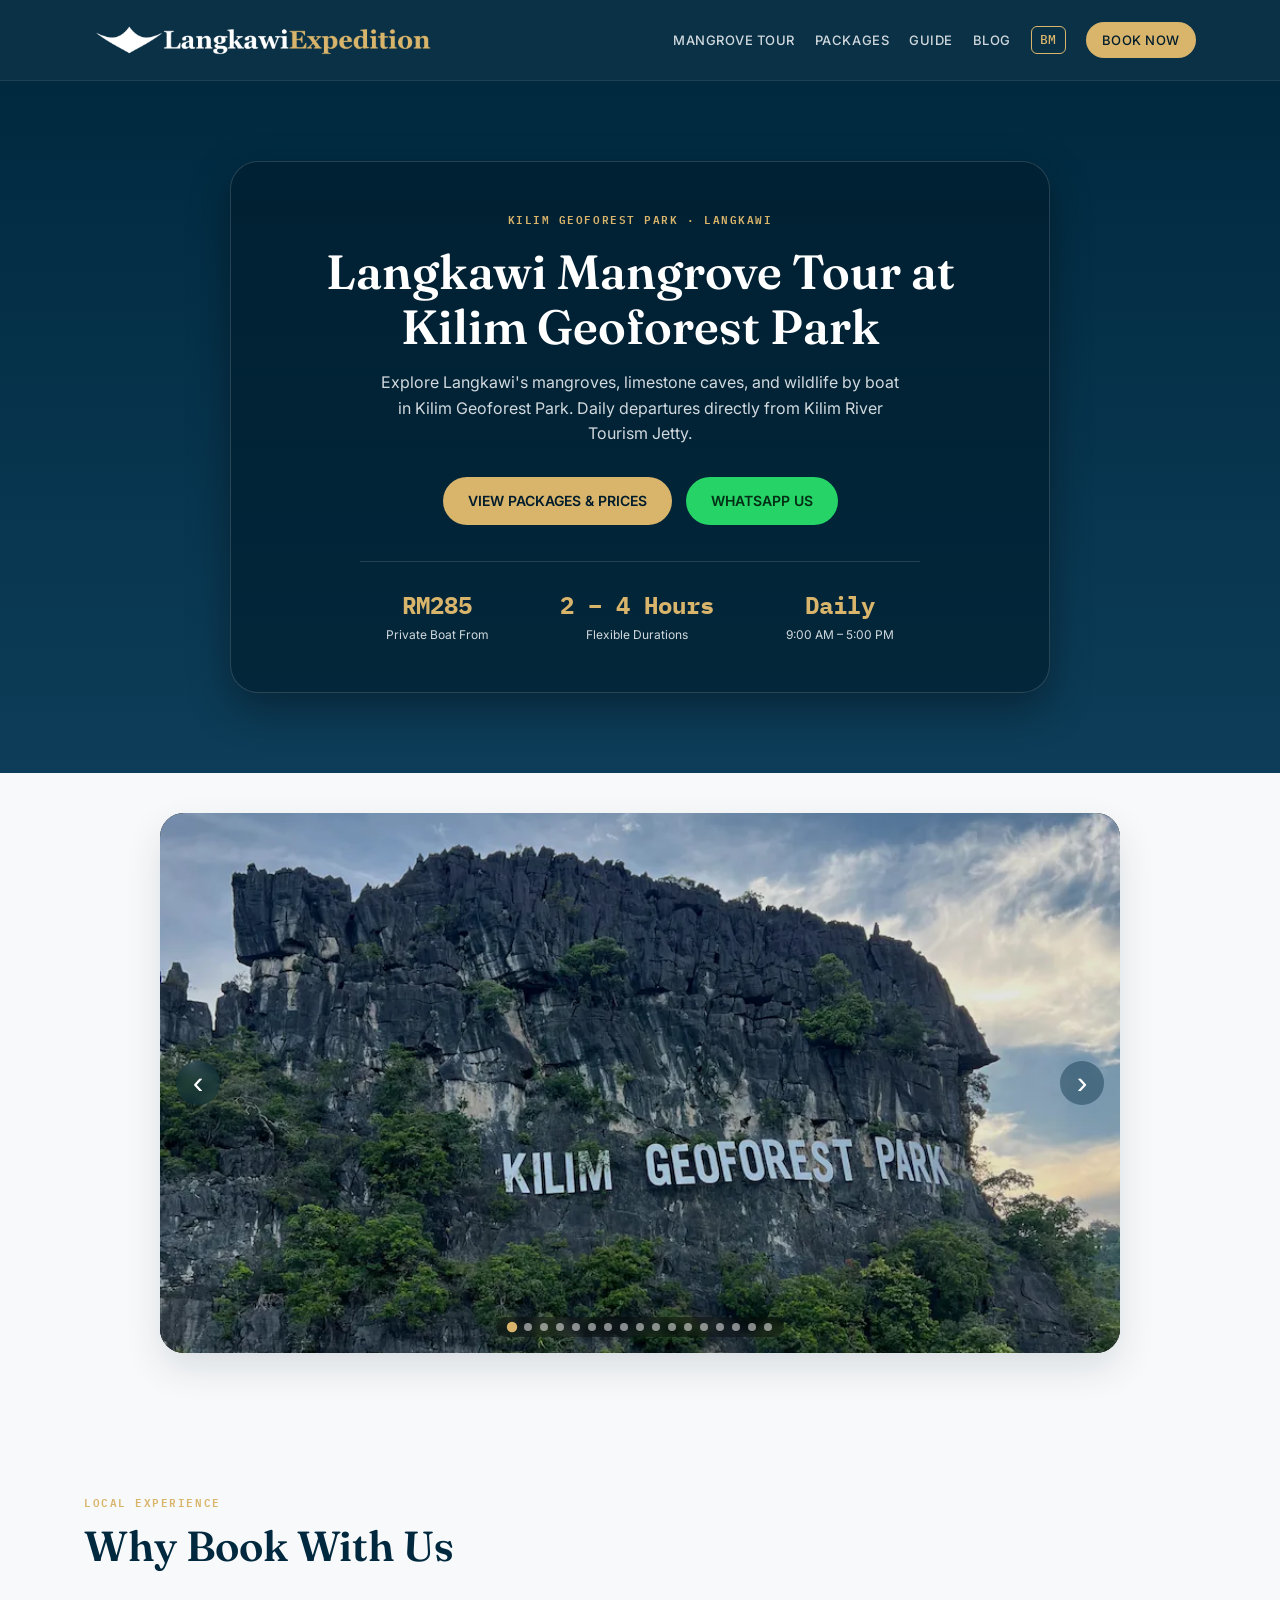
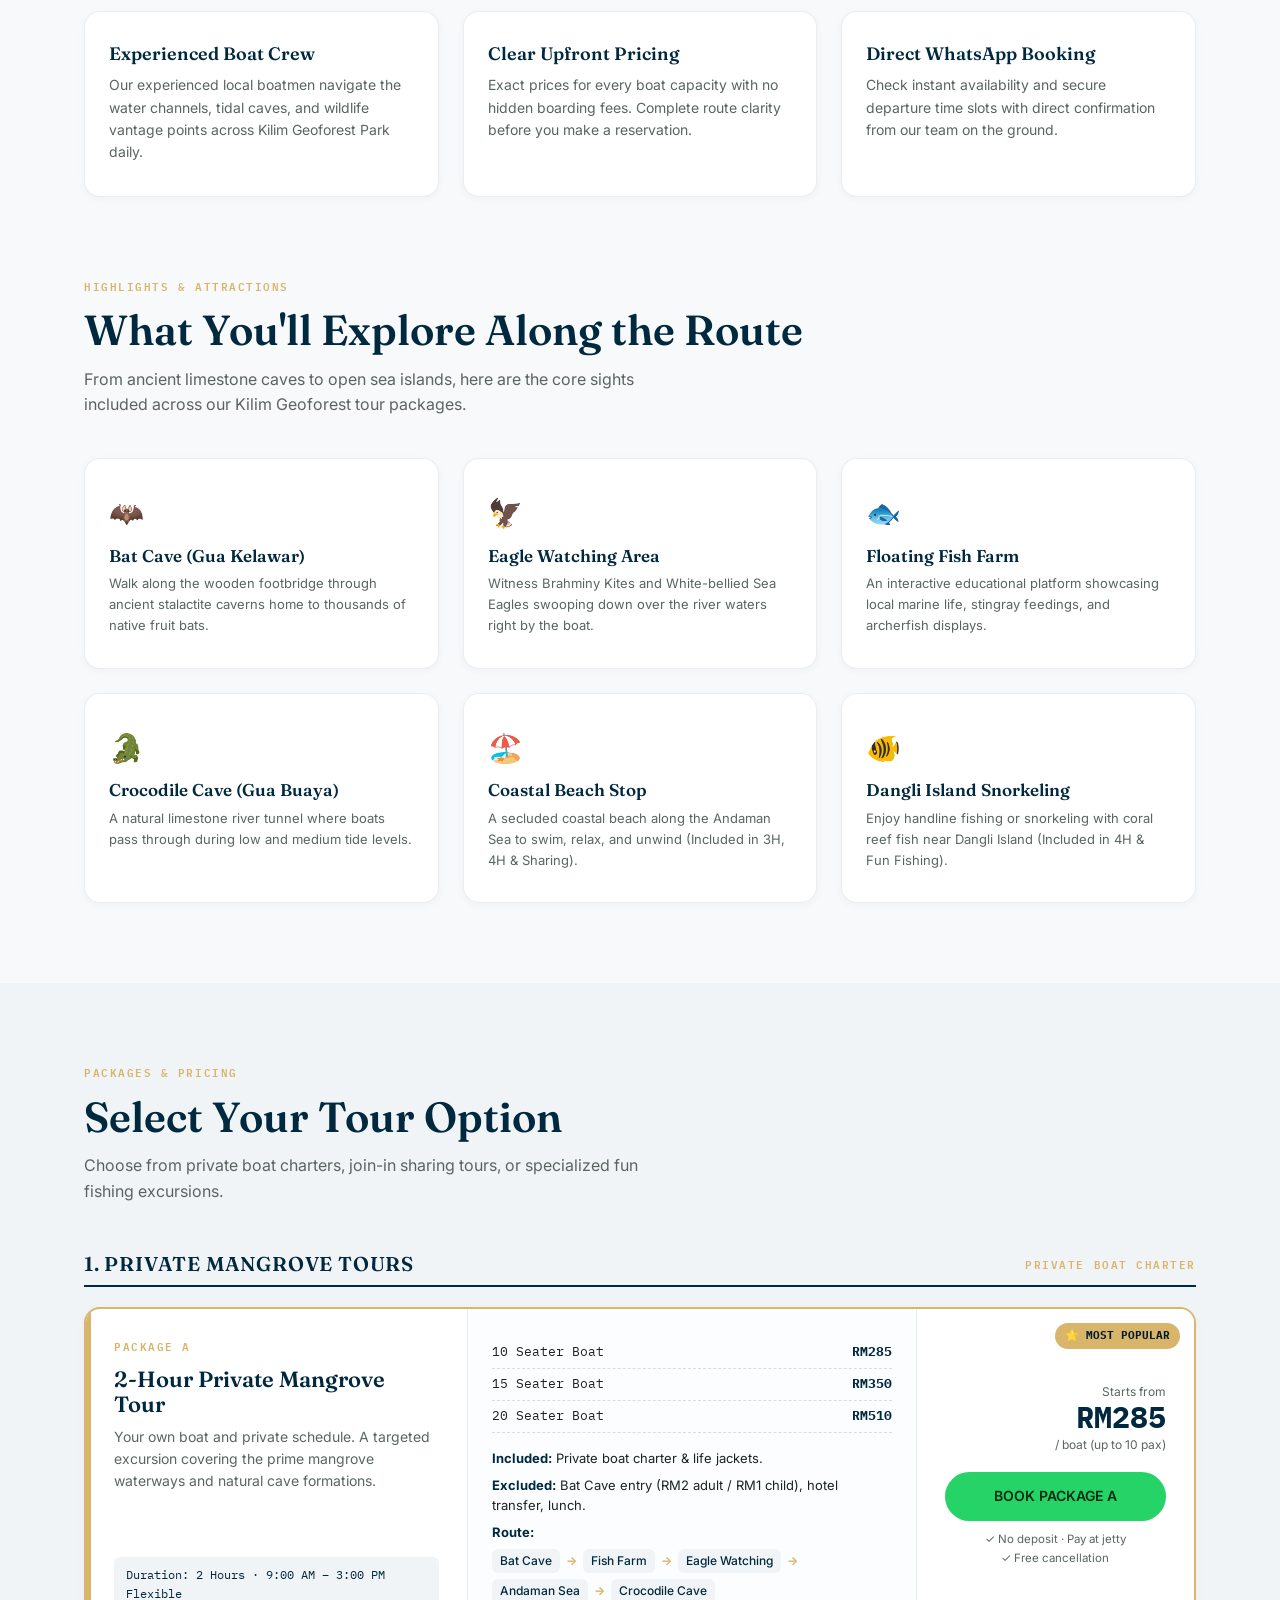
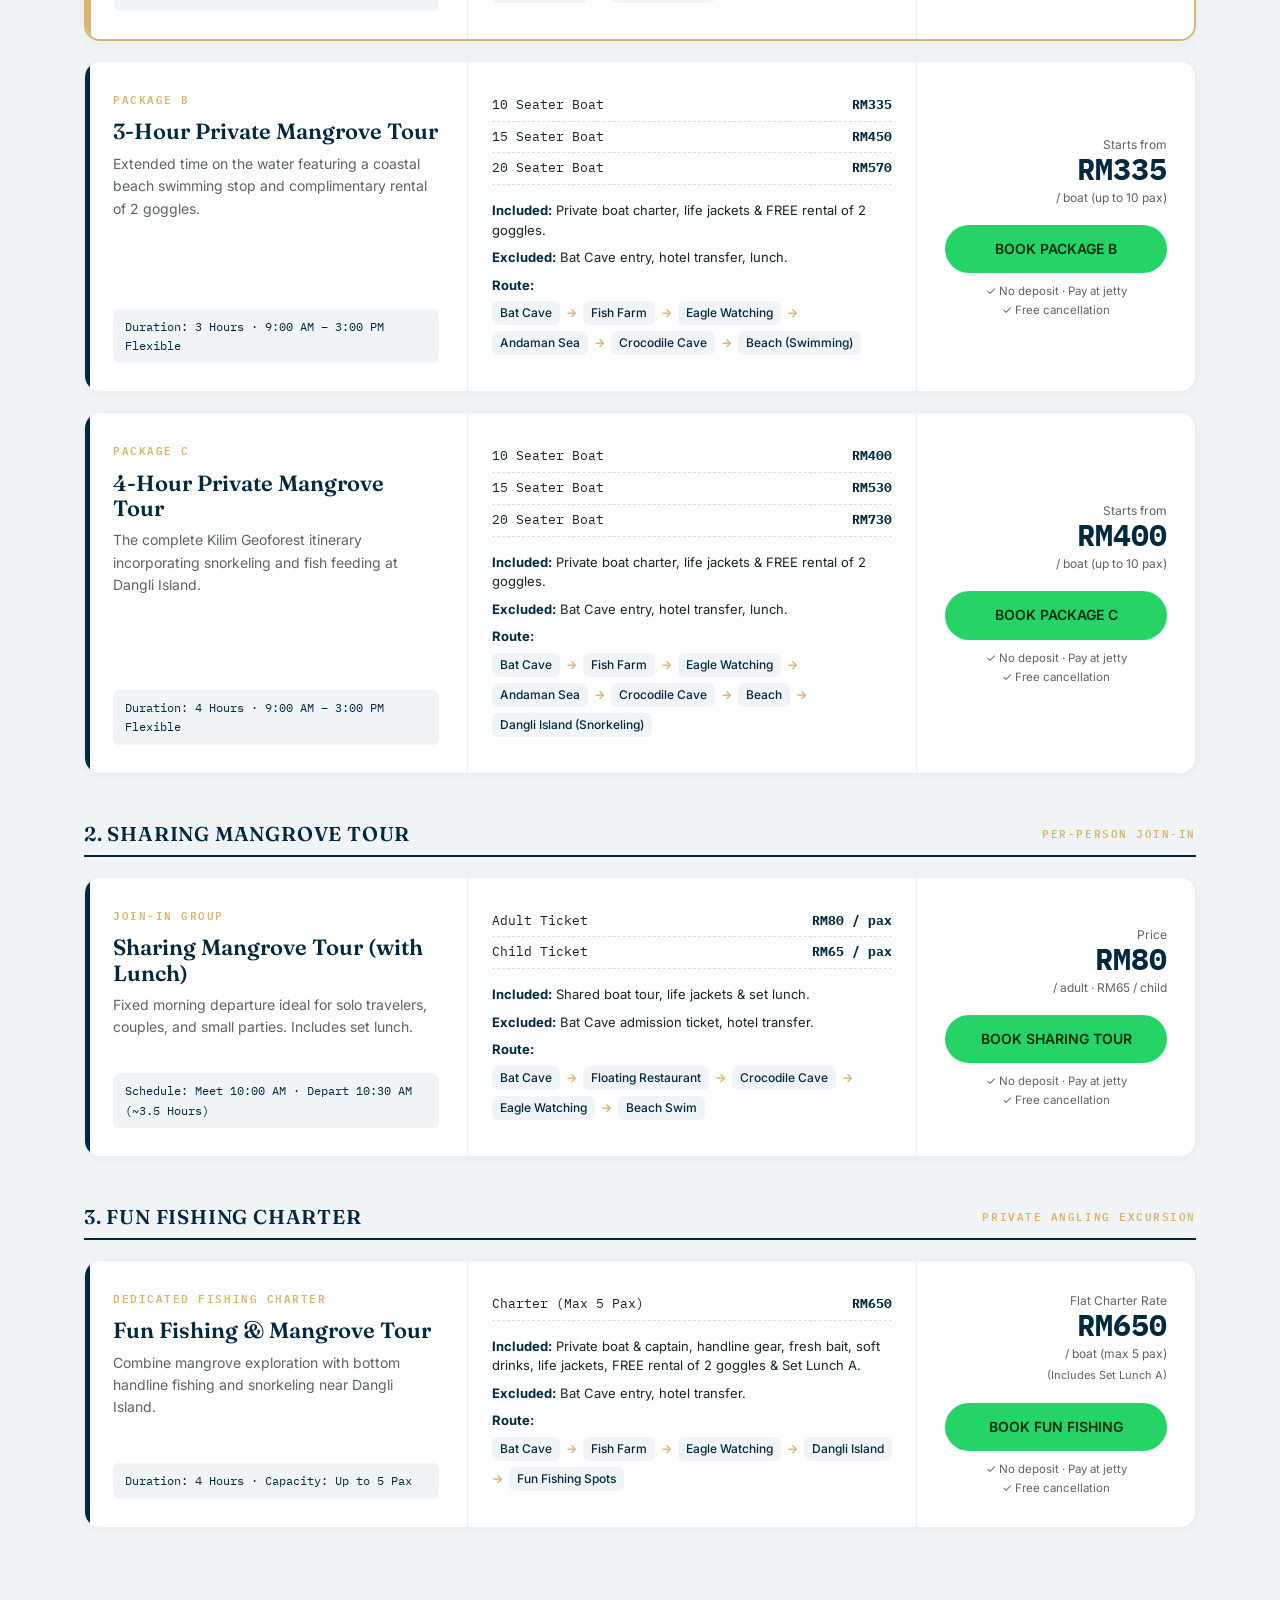
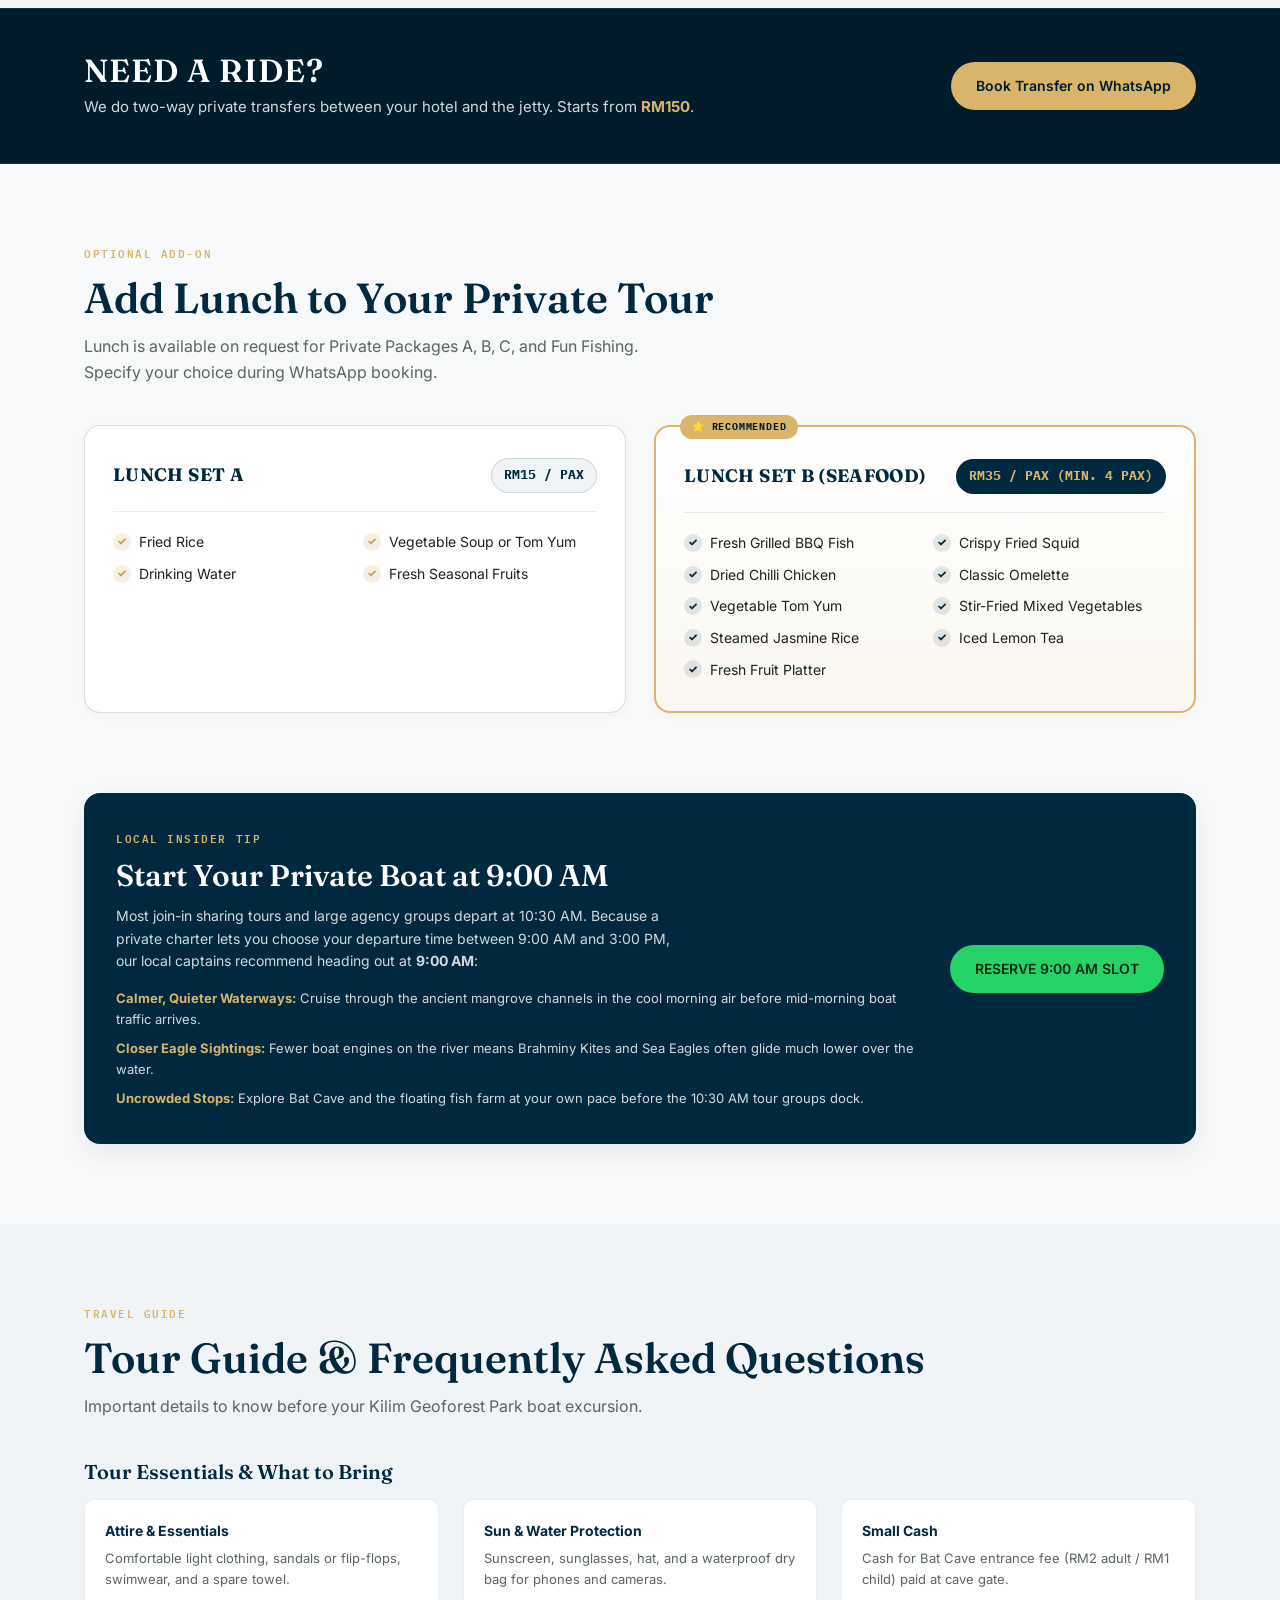
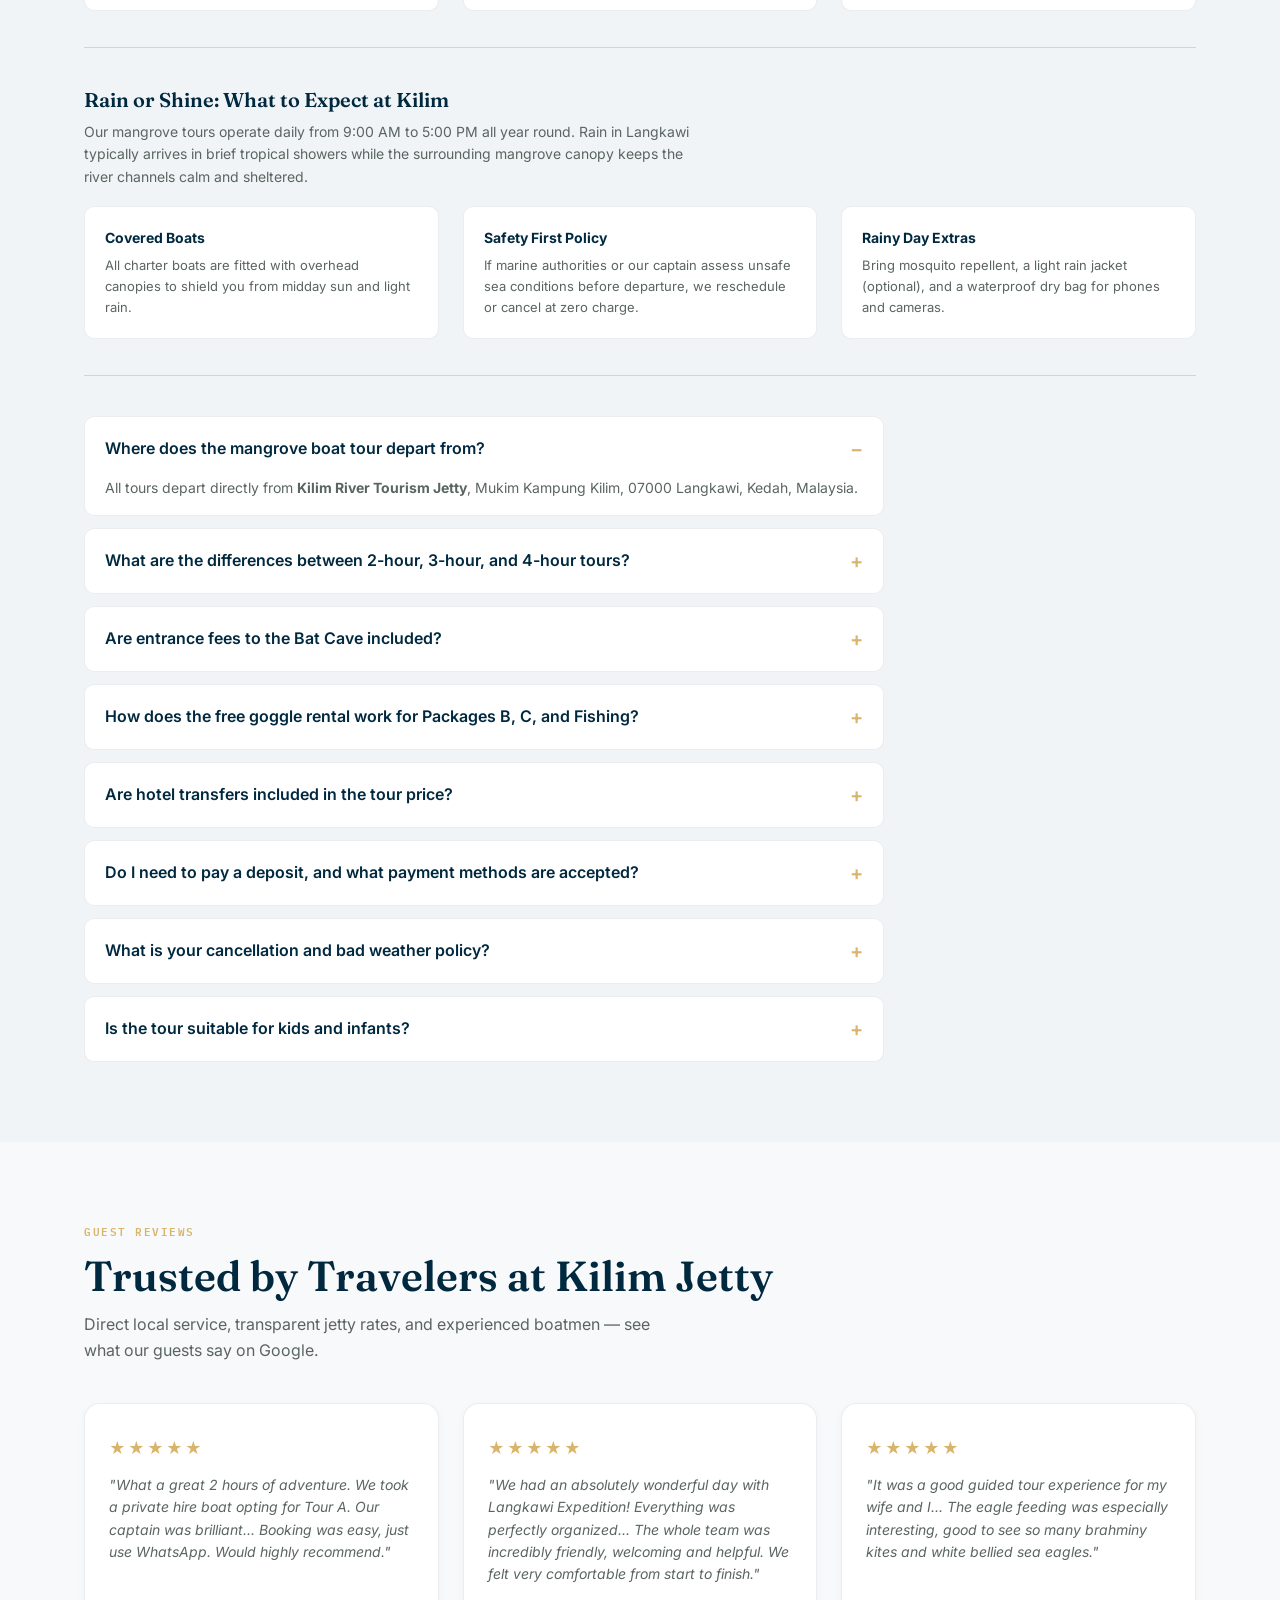
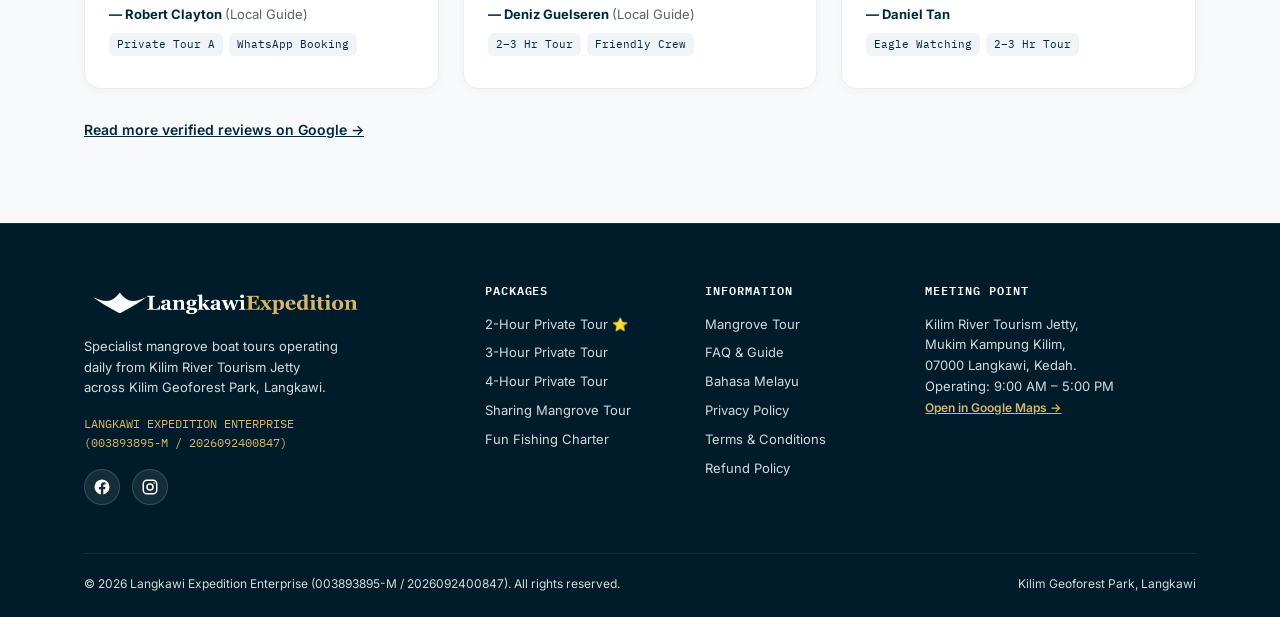
<file: index.html>
<!DOCTYPE html>
<html lang="en">
<head>
  <base href="/">
  <meta charset="UTF-8">
  <meta name="viewport" content="width=device-width, initial-scale=1.0">

<link rel="icon" type="image/png" href="/favicon.png?v=2">
<link rel="shortcut icon" href="/favicon.png?v=2">
<link rel="apple-touch-icon" href="/favicon.png?v=2">

  <title>Langkawi Mangrove Tour | Kilim Geoforest Park Boat Tour</title>
  <meta name="description" content="Official mangrove boat tours at Kilim Geoforest Park, Langkawi. Private charters from RM285/boat, sharing tours, and fun fishing. Direct WhatsApp booking.">
  <link rel="canonical" href="https://www.langkawiexpedition.com/">

<!-- Hreflang Tag untuk Multi-Language -->
  <link rel="alternate" hreflang="en" href="https://www.langkawiexpedition.com/">
  <link rel="alternate" hreflang="ms" href="https://www.langkawiexpedition.com/bm">
  <link rel="alternate" hreflang="x-default" href="https://www.langkawiexpedition.com/">

<!-- Google Search Console Verification -->
<meta name="google-site-verification" content="-pIQZ9wQ-xuTio0AFaoWYUdgWcTHDZ8oH_6Q">

  <!-- Open Graph -->
  <meta property="og:type" content="website">
  <meta property="og:site_name" content="Langkawi Expedition">
  <meta property="og:title" content="Langkawi Mangrove Tour | Kilim Geoforest Park Boat Tour">
  <meta property="og:description" content="Explore Bat Cave, Crocodile Cave, Eagle Watching and Dangli Island from Kilim River Tourism Jetty. Guaranteed authentic pricing.">
  <meta property="og:url" content="https://www.langkawiexpedition.com/">
<meta property="og:image" content="https://www.langkawiexpedition.com/kilim-geoforest-park-langkawi-sign.webp">

  <!-- Fonts & Stylesheet -->
  <link rel="preconnect" href="https://fonts.googleapis.com">
  <link rel="preconnect" href="https://fonts.gstatic.com" crossorigin>
  <link href="https://fonts.googleapis.com/css2?family=Fraunces:ital,opsz,wght@0,9..144,600;1,9..144,600&family=IBM+Plex+Mono:wght@400;500;600&family=Inter:wght@400;500;600;700&display=swap" rel="stylesheet">
  <link rel="stylesheet" href="style.css?v=2">

  <!-- Schema.org JSON-LD -->
<script type="application/ld+json">
{
  "@context": "https://schema.org",
  "@graph": [
    {
"@context": "https://schema.org",
  "@type": ["LocalBusiness", "TravelAgency"],
  "@id": "https://www.langkawiexpedition.com/#business",
  "name": "Langkawi Expedition",
  "legalName": "LANGKAWI EXPEDITION ENTERPRISE",
  "identifier": "003893895-M",
  "image": "https://www.langkawiexpedition.com/logo.png",
  "url": "https://www.langkawiexpedition.com/",
  "telephone": "+60109606904",
  "priceRange": "RM65 - RM730",
  "address": {
    "@type": "PostalAddress",
    "streetAddress": "Jeti Pelancongan Sungai Kilim, Mukim Kampung Kilim",
    "addressLocality": "Langkawi",
    "postalCode": "07000",
    "addressRegion": "Kedah",
    "addressCountry": "MY"
      },
      "geo": {
        "@type": "GeoCoordinates",
        "latitude": 6.4050726,
        "longitude": 99.855411
      },
      "openingHoursSpecification": {
        "@type": "OpeningHoursSpecification",
        "dayOfWeek": ["Monday", "Tuesday", "Wednesday", "Thursday", "Friday", "Saturday", "Sunday"],
        "opens": "09:00",
        "closes": "17:00"
      },
      "sameAs": [
        "https://www.facebook.com/profile.php?id=61580825632310",
        "https://www.instagram.com/langkawiexpedition/"
      ]
    },
    {
      "@type": "TouristTrip",
      "@id": "https://www.langkawiexpedition.com/#tours",
      "name": "Langkawi Mangrove Tour at Kilim Geoforest Park",
      "description": "Mangrove boat tours at Kilim Geoforest Park covering Bat Cave, Crocodile Cave, eagle watching, and Dangli Island.",
      "provider": {
        "@id": "https://www.langkawiexpedition.com/#business"
      },
      "touristType": ["Eco-tourist", "Family", "Couples", "Anglers"],
      "offers": [
        { "@type": "Offer", "name": "Package A - 2 Hour Private Tour", "price": "285.00", "priceCurrency": "MYR", "availability": "https://schema.org/InStock" },
        { "@type": "Offer", "name": "Package B - 3 Hour Private Tour", "price": "335.00", "priceCurrency": "MYR", "availability": "https://schema.org/InStock" },
        { "@type": "Offer", "name": "Package C - 4 Hour Private Tour", "price": "400.00", "priceCurrency": "MYR", "availability": "https://schema.org/InStock" },
        { "@type": "Offer", "name": "Fun Fishing Package", "price": "650.00", "priceCurrency": "MYR", "availability": "https://schema.org/InStock" },
        { "@type": "Offer", "name": "Sharing Mangrove Tour", "price": "80.00", "priceCurrency": "MYR", "availability": "https://schema.org/InStock" }
      ]
    },
    {
      "@type": "FAQPage",
      "@id": "https://www.langkawiexpedition.com/#faq",
      "mainEntity": [
        {
          "@type": "Question",
          "name": "Where does the mangrove boat tour depart from?",
          "acceptedAnswer": {
            "@type": "Answer",
            "text": "All tours depart directly from Kilim River Tourism Jetty, Mukim Kampung Kilim, 07000 Langkawi, Kedah, Malaysia."
          }
        },
        {
          "@type": "Question",
          "name": "What are the differences between 2-hour, 3-hour, and 4-hour tours?",
          "acceptedAnswer": {
            "@type": "Answer",
            "text": "2-Hour (Package A) covers the mangrove river channels, Bat Cave, Crocodile Cave, and eagle watching. 3-Hour (Package B) adds a swimming stop at a coastal beach. 4-Hour (Package C) extends out to Dangli Island for fish feeding and snorkeling."
          }
        },
        {
          "@type": "Question",
          "name": "Are entrance fees to the Bat Cave included?",
          "acceptedAnswer": {
            "@type": "Answer",
            "text": "No. Bat Cave (Gua Kelawar) entry is RM2 per adult and RM1 per child (ages 3–12), collected directly at the cave entrance in cash."
          }
        },
        {
          "@type": "Question",
          "name": "How does the free goggle rental work for Packages B, C, and Fishing?",
          "acceptedAnswer": {
            "@type": "Answer",
            "text": "2 goggles are provided as a complimentary rental for use during your tour. They remain the property of the boat and must be returned to the captain upon trip completion."
          }
        },
        {
          "@type": "Question",
          "name": "Are hotel transfers included in the tour price?",
          "acceptedAnswer": {
            "@type": "Answer",
            "text": "Hotel transfers are not included in base rates. Guests can easily drive or take Grab directly to Kilim Jetty. Return private transfers can be arranged on request via WhatsApp."
         } 
},
        {
          "@type": "Question",
          "name": "Do I need to pay a deposit, and what payment methods are accepted?",
          "acceptedAnswer": {
            "@type": "Answer",
            "text": "No deposit is required to reserve your boat. Full payment is made upon arrival at Kilim River Tourism Jetty before boarding. We accept Cash, DuitNow QR, Online Bank Transfer, and Credit/Debit Card (Visa & Mastercard)."
          }
        },
        {
          "@type": "Question",
          "name": "What is your cancellation and bad weather policy?",
          "acceptedAnswer": {
            "@type": "Answer",
            "text": "We offer 100% free cancellation or rescheduling prior to departure—just inform us on WhatsApp as early as possible. If sea or weather conditions are unsafe before departure, we will reschedule or cancel at zero charge. No refunds are issued once you have boarded the boat."
          }
        },
        {
          "@type": "Question",
          "name": "Is the tour suitable for kids and infants?",
          "acceptedAnswer": {
            "@type": "Answer",
            "text": "Yes, our mangrove tours are family-friendly and life jackets are provided for all passengers. Adults are aged 13+, children are aged 3–12, and infants under 3 travel free. However, infants are still counted as 1 passenger seat for maritime safety and boat capacity limits."
          }
        }
      ]
    }
  ]
}
</script>

<!-- Google tag (gtag.js) -->
<script async src="https://www.googletagmanager.com/gtag/js?id=G-15919136080"></script>
<script>
  window.dataLayer = window.dataLayer || [];
  function gtag(){dataLayer.push(arguments);}
  gtag('js', new Date());

  gtag('config', 'G-15919136080');
</script>
</head>
<body id="top">

  <!-- Desktop Header -->
  <header class="site-header">
    <div class="wrap">
      <a href="/" class="logo-link">
        <img src="logo.png" alt="Langkawi Expedition Logo" class="site-logo" width="220" height="50">
      </a>
      
<nav class="nav-links" aria-label="Main Navigation">
  <a href="#mangrove-tour">MANGROVE TOUR</a>
  <a href="#packages">PACKAGES</a>
  <a href="#guide">GUIDE</a>
  <a href="/blog">BLOG</a>
  <a href="/bm" class="lang-switch">BM</a>
  <a href="#" class="nav-cta-btn wa-link" data-package="Direct Navigation Booking">BOOK NOW</a>
</nav>

      <button class="nav-toggle" aria-label="Toggle navigation">☰</button>
    </div>
  </header>

  <main>
    <!-- HERO SECTION -->
    <section class="hero" id="mangrove-tour">
      <div class="wrap">
        <span class="eyebrow">Kilim Geoforest Park · Langkawi</span>
        <h1>Langkawi Mangrove Tour at Kilim Geoforest Park</h1>
        <p>Explore Langkawi's mangroves, limestone caves, and wildlife by boat in Kilim Geoforest Park. Daily departures directly from Kilim River Tourism Jetty.</p>
        
        <div class="hero-actions">
          <a href="#packages" class="btn btn-primary">VIEW PACKAGES &amp; PRICES</a>
          <a href="#" class="btn btn-whatsapp wa-link" data-package="General Inquiry">WHATSAPP US</a>
        </div>

        <div class="hero-stats">
          <div>
            <strong>RM285</strong>
            <span>Private Boat From</span>
          </div>
          <div>
            <strong>2 – 4 Hours</strong>
            <span>Flexible Durations</span>
          </div>
          <div>
            <strong>Daily</strong>
            <span>9:00 AM – 5:00 PM</span>
          </div>
        </div>
      </div>
    </section>

<!-- PHOTO CAROUSEL / SLIDER SECTION -->
<section class="gallery-slider-section">
  <div class="wrap">
    <div class="carousel-container">
      
      <!-- Track Gambar -->
      <div class="carousel-track" id="carouselTrack">
        <div class="carousel-slide"><img src="kilim-geoforest-park-langkawi-sign.webp" alt="Massive Kilim Geoforest Park landmark sign on a limestone karst cliff" fetchpriority="high"></div>
        <div class="carousel-slide"><img src="langkawi-island-swimming-beach-stop.webp" alt="Tourists swimming in emerald waters near a limestone island in Langkawi" loading="lazy"></div>
        <div class="carousel-slide"><img src="private-boat-tour-kilim-mangrove.webp" alt="Passengers in life jackets enjoying a private boat tour along Kilim mangrove river" loading="lazy"></div>
        <div class="carousel-slide"><img src="boat-approaching-crocodile-cave-langkawi.webp" alt="Front boat view approaching the natural limestone tunnel of Crocodile Cave" loading="lazy"></div>
        <div class="carousel-slide"><img src="boat-passing-through-crocodile-cave.webp" alt="Inside view from a boat passing directly through Crocodile Cave limestone cavern" loading="lazy"></div>
        <div class="carousel-slide"><img src="crocodile-cave-entrance-kilim-geoforest.webp" alt="Low-angle view of the natural limestone entrance at Crocodile Cave Kilim" loading="lazy"></div>
        <div class="carousel-slide"><img src="mangrove-tour-boat-speeding-kilim.webp" alt="Sightseeing charter boat cruising past lush green mangrove trees in Kilim" loading="lazy"></div>
        <div class="carousel-slide"><img src="langkawi-mangrove-boat-charter-river.webp" alt="Tour boat navigating through the scenic waterways of Kilim Geoforest Park" loading="lazy"></div>
        <div class="carousel-slide"><img src="floating-fish-farm-restaurant-kilim.webp" alt="Traditional floating fish farm and aquaculture restaurant platform on Kilim River" loading="lazy"></div>
        <div class="carousel-slide"><img src="boat-view-floating-restaurant-kilim.webp" alt="Front boat view approaching the floating fish farm restaurant surrounded by limestone karst" loading="lazy"></div>
        <div class="carousel-slide"><img src="gua-kelawar-jetty-entrance-langkawi.webp" alt="Wooden pier and entrance pavilion jetty for tour boats at Gua Kelawar Bat Cave" loading="lazy"></div>
        <div class="carousel-slide"><img src="bat-cave-stalactites-walkway-langkawi.webp" alt="Ancient stalactites and tourist walkway footbridge inside Bat Cave Langkawi" loading="lazy"></div>
        <div class="carousel-slide"><img src="wild-bats-hanging-bat-cave-langkawi.webp" alt="Hundreds of wild fruit bats roosting on the stalactite ceiling inside Bat Cave Langkawi" loading="lazy"></div>
        <div class="carousel-slide"><img src="wild-macaque-monkeys-kilim-geoforest.webp" alt="Pair of native wild macaque monkeys resting on a ledge in Kilim Geoforest Park" loading="lazy"></div>
        <div class="carousel-slide"><img src="mangrove-tour-boats-convoy-kilim-river.webp" alt="Convoy of charter tour boats cruising together along Kilim mangrove river" loading="lazy"></div>
        <div class="carousel-slide"><img src="scenic-waterway-dinghy-boat-kilim.webp" alt="Small motorized dinghy boat cruising along the calm emerald waters of Kilim Geoforest" loading="lazy"></div>
        <div class="carousel-slide"><img src="happy-family-private-boat-tour-langkawi.webp" alt="Cheerful family travelers enjoying a private mangrove boat charter in Langkawi" loading="lazy"></div>
      </div>

      <!-- Navigation Arrows -->
      <button class="carousel-btn prev-btn" id="prevBtn" aria-label="Previous Slide">‹</button>
      <button class="carousel-btn next-btn" id="nextBtn" aria-label="Next Slide">›</button>

      <!-- Dots Pagination -->
      <div class="carousel-dots" id="carouselDots"></div>
    </div>
  </div>
</section>

    <!-- WHY BOOK WITH US -->
    <section>
      <div class="wrap">
        <div class="section-head">
          <span class="eyebrow">Local Experience</span>
          <h2 class="section-title">Why Book With Us</h2>
        </div>

        <div class="why-grid">
          <div class="why-card">
            <h3>Experienced Boat Crew</h3>
            <p>Our experienced local boatmen navigate the water channels, tidal caves, and wildlife vantage points across Kilim Geoforest Park daily.</p>
          </div>
          <div class="why-card">
            <h3>Clear Upfront Pricing</h3>
            <p>Exact prices for every boat capacity with no hidden boarding fees. Complete route clarity before you make a reservation.</p>
          </div>
          <div class="why-card">
            <h3>Direct WhatsApp Booking</h3>
            <p>Check instant availability and secure departure time slots with direct confirmation from our team on the ground.</p>
          </div>
        </div>
      </div>
    </section>

    <!-- TOUR HIGHLIGHTS & ATTRACTIONS -->
    <section id="tour-highlights" style="padding-top: 0;">
      <div class="wrap">
        <div class="section-head">
          <span class="eyebrow">Highlights &amp; Attractions</span>
          <h2 class="section-title">What You'll Explore Along the Route</h2>
          <p class="section-lede">From ancient limestone caves to open sea islands, here are the core sights included across our Kilim Geoforest tour packages.</p>
        </div>
<div class="why-grid">
                  <div class="why-card">
            <div style="font-size: 28px; margin-bottom: 10px;">🦇</div>
<h3 style="font-size: 17px; margin-bottom: 8px;">Bat Cave (Gua Kelawar)</h3>
            <p style="font-size: 13px; color: var(--text-muted);">Walk along the wooden footbridge through ancient stalactite caverns home to thousands of native fruit bats.</p>
          </div>
          <div class="why-card">
<div style="font-size: 28px; margin-bottom: 10px;">🦅</div>
<h3 style="font-size: 17px; margin-bottom: 8px;">Eagle Watching Area</h3>
            <p style="font-size: 13px; color: var(--text-muted);">Witness Brahminy Kites and White-bellied Sea Eagles swooping down over the river waters right by the boat.</p>
          </div>
          <div class="why-card">
<div style="font-size: 28px; margin-bottom: 10px;">🐟</div>
<h3 style="font-size: 17px; margin-bottom: 8px;">Floating Fish Farm</h3>
            <p style="font-size: 13px; color: var(--text-muted);">An interactive educational platform showcasing local marine life, stingray feedings, and archerfish displays.</p>
          </div>
          <div class="why-card">
<div style="font-size: 28px; margin-bottom: 10px;">🐊</div>
<h3 style="font-size: 17px; margin-bottom: 8px;">Crocodile Cave (Gua Buaya)</h3>
            <p style="font-size: 13px; color: var(--text-muted);">A natural limestone river tunnel where boats pass through during low and medium tide levels.</p>
          </div>
          <div class="why-card">
<div style="font-size: 28px; margin-bottom: 10px;">🏖️</div>
<h3 style="font-size: 17px; margin-bottom: 8px;">Coastal Beach Stop</h3>
            <p style="font-size: 13px; color: var(--text-muted);">A secluded coastal beach along the Andaman Sea to swim, relax, and unwind (Included in 3H, 4H &amp; Sharing).</p>
          </div>
          <div class="why-card">
<div style="font-size: 28px; margin-bottom: 10px;">🐠</div>
<h3 style="font-size: 17px; margin-bottom: 8px;">Dangli Island Snorkeling</h3>
            <p style="font-size: 13px; color: var(--text-muted);">Enjoy handline fishing or snorkeling with coral reef fish near Dangli Island (Included in 4H &amp; Fun Fishing).</p>
          </div>
        </div>
      </div>
    </section>

    <!-- PACKAGES & PRICING COMPARISON -->
    <section id="packages" style="background: var(--bg-subtle);">
      <div class="wrap">
        <div class="section-head">
          <span class="eyebrow">Packages &amp; Pricing</span>
          <h2 class="section-title">Select Your Tour Option</h2>
          <p class="section-lede">Choose from private boat charters, join-in sharing tours, or specialized fun fishing excursions.</p>
        </div>

        <!-- CATEGORY 1: PRIVATE TOURS -->
        <div class="category-anchor-head">
          <h2>1. PRIVATE MANGROVE TOURS</h2>
          <span class="eyebrow" style="margin-bottom: 0;">Private Boat Charter</span>
        </div>

        <div class="package-list">
          
          <!-- Package A: 2 Hour ⭐ MOST POPULAR -->
          <article class="pkg-card is-popular">
            <span class="popular-badge">⭐ MOST POPULAR</span>
            <div class="pkg-main">
              <span class="eyebrow">Package A</span>
              <h3>2-Hour Private Mangrove Tour</h3>
              <p>Your own boat and private schedule. A targeted excursion covering the prime mangrove waterways and natural cave formations.</p>
              <div class="pkg-specs">
                Duration: 2 Hours · 9:00 AM – 3:00 PM Flexible
              </div>
            </div>

            <div class="pkg-details">
              <div class="price-matrix">
                <div class="price-row"><span>10 Seater Boat</span><strong>RM285</strong></div>
                <div class="price-row"><span>15 Seater Boat</span><strong>RM350</strong></div>
                <div class="price-row"><span>20 Seater Boat</span><strong>RM510</strong></div>
              </div>
              <div class="detail-block">
                <strong>Included:</strong> Private boat charter &amp; life jackets.
              </div>
              <div class="detail-block">
                <strong>Excluded:</strong> Bat Cave entry (RM2 adult / RM1 child), hotel transfer, lunch.
              </div>
              <div class="detail-block">
                <strong>Route:</strong>
                <div class="route-trail">
                  <span class="route-stop">Bat Cave</span><span class="route-arrow">→</span>
                  <span class="route-stop">Fish Farm</span><span class="route-arrow">→</span>
                  <span class="route-stop">Eagle Watching</span><span class="route-arrow">→</span>
                  <span class="route-stop">Andaman Sea</span><span class="route-arrow">→</span>
                  <span class="route-stop">Crocodile Cave</span>
                </div>
              </div>
            </div>

            <div class="pkg-action">
              <div class="price-display">
                <span>Starts from</span>
                <strong>RM285</strong>
                <span>/ boat (up to 10 pax)</span>
              </div>
              <a href="#" class="btn btn-whatsapp wa-link" data-package="Package A (2-Hour Private Tour)">BOOK PACKAGE A</a>
            <div class="pkg-trust-note">
                <span>✓ No deposit · Pay at jetty</span>
                <span>✓ Free cancellation</span>
              </div>
</div>
          </article>

          <!-- Package B: 3 Hour -->
          <article class="pkg-card">
            <div class="pkg-main">
              <span class="eyebrow">Package B</span>
              <h3>3-Hour Private Mangrove Tour</h3>
              <p>Extended time on the water featuring a coastal beach swimming stop and complimentary rental of 2 goggles.</p>
              <div class="pkg-specs">
                Duration: 3 Hours · 9:00 AM – 3:00 PM Flexible
              </div>
            </div>

            <div class="pkg-details">
              <div class="price-matrix">
                <div class="price-row"><span>10 Seater Boat</span><strong>RM335</strong></div>
                <div class="price-row"><span>15 Seater Boat</span><strong>RM450</strong></div>
                <div class="price-row"><span>20 Seater Boat</span><strong>RM570</strong></div>
              </div>
              <div class="detail-block">
                <strong>Included:</strong> Private boat charter, life jackets &amp; FREE rental of 2 goggles.
              </div>
              <div class="detail-block">
                <strong>Excluded:</strong> Bat Cave entry, hotel transfer, lunch.
              </div>
              <div class="detail-block">
                <strong>Route:</strong>
                <div class="route-trail">
                  <span class="route-stop">Bat Cave</span><span class="route-arrow">→</span>
                  <span class="route-stop">Fish Farm</span><span class="route-arrow">→</span>
                  <span class="route-stop">Eagle Watching</span><span class="route-arrow">→</span>
                  <span class="route-stop">Andaman Sea</span><span class="route-arrow">→</span>
                  <span class="route-stop">Crocodile Cave</span><span class="route-arrow">→</span>
                  <span class="route-stop">Beach (Swimming)</span>
                </div>
              </div>
            </div>

            <div class="pkg-action">
              <div class="price-display">
                <span>Starts from</span>
                <strong>RM335</strong>
                <span>/ boat (up to 10 pax)</span>
              </div>
              <a href="#" class="btn btn-whatsapp wa-link" data-package="Package B (3-Hour Private Tour)">BOOK PACKAGE B</a>
            <div class="pkg-trust-note">
                <span>✓ No deposit · Pay at jetty</span>
                <span>✓ Free cancellation</span>
              </div>
</div>
          </article>

          <!-- Package C: 4 Hour -->
          <article class="pkg-card">
            <div class="pkg-main">
              <span class="eyebrow">Package C</span>
              <h3>4-Hour Private Mangrove Tour</h3>
              <p>The complete Kilim Geoforest itinerary incorporating snorkeling and fish feeding at Dangli Island.</p>
              <div class="pkg-specs">
                Duration: 4 Hours · 9:00 AM – 3:00 PM Flexible
              </div>
            </div>

            <div class="pkg-details">
              <div class="price-matrix">
                <div class="price-row"><span>10 Seater Boat</span><strong>RM400</strong></div>
                <div class="price-row"><span>15 Seater Boat</span><strong>RM530</strong></div>
                <div class="price-row"><span>20 Seater Boat</span><strong>RM730</strong></div>
              </div>
              <div class="detail-block">
                <strong>Included:</strong> Private boat charter, life jackets &amp; FREE rental of 2 goggles.
              </div>
              <div class="detail-block">
                <strong>Excluded:</strong> Bat Cave entry, hotel transfer, lunch.
              </div>
              <div class="detail-block">
                <strong>Route:</strong>
                <div class="route-trail">
                  <span class="route-stop">Bat Cave</span><span class="route-arrow">→</span>
                  <span class="route-stop">Fish Farm</span><span class="route-arrow">→</span>
                  <span class="route-stop">Eagle Watching</span><span class="route-arrow">→</span>
                  <span class="route-stop">Andaman Sea</span><span class="route-arrow">→</span>
                  <span class="route-stop">Crocodile Cave</span><span class="route-arrow">→</span>
                  <span class="route-stop">Beach</span><span class="route-arrow">→</span>
                  <span class="route-stop">Dangli Island (Snorkeling)</span>
                </div>
              </div>
            </div>

            <div class="pkg-action">
              <div class="price-display">
                <span>Starts from</span>
                <strong>RM400</strong>
                <span>/ boat (up to 10 pax)</span>
              </div>
              <a href="#" class="btn btn-whatsapp wa-link" data-package="Package C (4-Hour Private Tour)">BOOK PACKAGE C</a>
            <div class="pkg-trust-note">
                <span>✓ No deposit · Pay at jetty</span>
                <span>✓ Free cancellation</span>
              </div>
</div>
          </article>

        </div>

        <!-- CATEGORY 2: SHARING TOURS -->
        <div class="category-anchor-head">
          <h2>2. SHARING MANGROVE TOUR</h2>
          <span class="eyebrow" style="margin-bottom: 0;">Per-Person Join-In</span>
        </div>

        <div class="package-list">
          <article class="pkg-card">
            <div class="pkg-main">
              <span class="eyebrow">Join-In Group</span>
              <h3>Sharing Mangrove Tour (with Lunch)</h3>
              <p>Fixed morning departure ideal for solo travelers, couples, and small parties. Includes set lunch.</p>
              <div class="pkg-specs">
                Schedule: Meet 10:00 AM · Depart 10:30 AM (~3.5 Hours)
              </div>
            </div>

            <div class="pkg-details">
              <div class="price-matrix">
                <div class="price-row"><span>Adult Ticket</span><strong>RM80 / pax</strong></div>
                <div class="price-row"><span>Child Ticket</span><strong>RM65 / pax</strong></div>
              </div>
              <div class="detail-block">
                <strong>Included:</strong> Shared boat tour, life jackets &amp; set lunch.
              </div>
              <div class="detail-block">
                <strong>Excluded:</strong> Bat Cave admission ticket, hotel transfer.
              </div>
              <div class="detail-block">
                <strong>Route:</strong>
                <div class="route-trail">
                  <span class="route-stop">Bat Cave</span><span class="route-arrow">→</span>
                  <span class="route-stop">Floating Restaurant</span><span class="route-arrow">→</span>
                  <span class="route-stop">Crocodile Cave</span><span class="route-arrow">→</span>
                  <span class="route-stop">Eagle Watching</span><span class="route-arrow">→</span>
                  <span class="route-stop">Beach Swim</span>
                </div>
              </div>
            </div>

            <div class="pkg-action">
              <div class="price-display">
                <span>Price</span>
                <strong>RM80</strong>
                <span>/ adult · RM65 / child</span>
              </div>
              <a href="#" class="btn btn-whatsapp wa-link" data-package="Sharing Mangrove Tour">BOOK SHARING TOUR</a>
            <div class="pkg-trust-note">
                <span>✓ No deposit · Pay at jetty</span>
                <span>✓ Free cancellation</span>
              </div>
</div>
          </article>
        </div>

        <!-- CATEGORY 3: FUN FISHING -->
<div class="category-anchor-head">
          <h2>3. FUN FISHING CHARTER</h2>
          <span class="eyebrow" style="margin-bottom: 0;">Private Angling Excursion</span>
        </div>

        <div class="package-list">
          <article class="pkg-card">
            <div class="pkg-main">
              <span class="eyebrow">Dedicated Fishing Charter</span>
              <h3>Fun Fishing &amp; Mangrove Tour</h3>
              <p>Combine mangrove exploration with bottom handline fishing and snorkeling near Dangli Island.</p>
              <div class="pkg-specs">
                Duration: 4 Hours · Capacity: Up to 5 Pax
              </div>
            </div>

            <div class="pkg-details">
              <div class="price-matrix">
                <div class="price-row"><span>Charter (Max 5 Pax)</span><strong>RM650</strong></div>
              </div>
              <div class="detail-block">
                <strong>Included:</strong> Private boat &amp; captain, handline gear, fresh bait, soft drinks, life jackets, FREE rental of 2 goggles &amp; Set Lunch A.
              </div>
              <div class="detail-block">
                <strong>Excluded:</strong> Bat Cave entry, hotel transfer.
              </div>
              <div class="detail-block">
                <strong>Route:</strong>
                <div class="route-trail">
                  <span class="route-stop">Bat Cave</span><span class="route-arrow">→</span>
                  <span class="route-stop">Fish Farm</span><span class="route-arrow">→</span>
                  <span class="route-stop">Eagle Watching</span><span class="route-arrow">→</span>
                  <span class="route-stop">Dangli Island</span><span class="route-arrow">→</span>
                  <span class="route-stop">Fun Fishing Spots</span>
                </div>
              </div>
            </div>

            <div class="pkg-action">
              <div class="price-display">
                <span>Flat Charter Rate</span>
                <strong>RM650</strong>
                <span>/ boat (max 5 pax)</span>
                <small style="display:block; font-size:11px; color:var(--text-muted); margin-top:4px;">(Includes Set Lunch A)</small>
              </div>
              <a href="#" class="btn btn-whatsapp wa-link" data-package="Fun Fishing Package (RM650)">BOOK FUN FISHING</a>
            <div class="pkg-trust-note">
                <span>✓ No deposit · Pay at jetty</span>
                <span>✓ Free cancellation</span>
              </div>
</div>
          </article>
        </div>

      </div>
    </section>

<!-- TAMBAHAN: PRIVATE TRANSFER BANNER -->
    <section class="transfer-banner">
      <div class="wrap transfer-banner-inner">
        <div class="transfer-banner-text">
          <h2>NEED A RIDE?</h2>
          <p>We do two-way private transfers between your hotel and the jetty. Starts from <strong style="color: var(--accent-gold);">RM150</strong>.</p>
        </div>
        <a href="#" class="btn btn-primary wa-link" data-package="Two-Way Private Hotel Transfer (From RM150)">Book Transfer on WhatsApp</a>
      </div>
    </section>

    <!-- OPTIONAL LUNCH ADD-ONS -->
    <section>
      <div class="wrap">
        <div class="section-head">
          <span class="eyebrow">Optional Add-On</span>
          <h2 class="section-title">Add Lunch to Your Private Tour</h2>
          <p class="section-lede">Lunch is available on request for Private Packages A, B, C, and Fun Fishing. Specify your choice during WhatsApp booking.</p>
        </div>

        <div class="lunch-grid">
  <!-- Set A -->
  <div class="lunch-card">
    <div class="lunch-head">
      <strong>LUNCH SET A</strong>
      <span class="lunch-price-tag">RM15 / PAX</span>
    </div>
    <ul class="lunch-items">
      <li>Fried Rice</li>
      <li>Vegetable Soup or Tom Yum</li>
      <li>Drinking Water</li>
      <li>Fresh Seasonal Fruits</li>
    </ul>
  </div>

  <!-- Set B -->
  <div class="lunch-card is-premium">
    <div class="lunch-head">
      <strong>LUNCH SET B (SEAFOOD)</strong>
      <span class="lunch-price-tag">RM35 / PAX (MIN. 4 PAX)</span>
    </div>
    <ul class="lunch-items">
      <li>Fresh Grilled BBQ Fish</li>
      <li>Crispy Fried Squid</li>
      <li>Dried Chilli Chicken</li>
      <li>Classic Omelette</li>
      <li>Vegetable Tom Yum</li>
      <li>Stir-Fried Mixed Vegetables</li>
      <li>Steamed Jasmine Rice</li>
      <li>Iced Lemon Tea</li>
      <li>Fresh Fruit Platter</li>
    </ul>
  </div>
</div>
      </div>
    </section>

<section class="insider-tip-section" style="padding-top: 0;">
      <div class="wrap">
        <div class="insider-tip-box">
          <div class="insider-tip-content">
            <span class="eyebrow">Local Insider Tip</span>
            <h2>Start Your Private Boat at 9:00 AM</h2>
            <p>Most join-in sharing tours and large agency groups depart at 10:30 AM. Because a private charter lets you choose your departure time between 9:00 AM and 3:00 PM, our local captains recommend heading out at <strong>9:00 AM</strong>:</p>
            <ul class="insider-list">
              <li><strong>Calmer, Quieter Waterways:</strong> Cruise through the ancient mangrove channels in the cool morning air before mid-morning boat traffic arrives.</li>
              <li><strong>Closer Eagle Sightings:</strong> Fewer boat engines on the river means Brahminy Kites and Sea Eagles often glide much lower over the water.</li>
              <li><strong>Uncrowded Stops:</strong> Explore Bat Cave and the floating fish farm at your own pace before the 10:30 AM tour groups dock.</li>
            </ul>
          </div>
          <div class="insider-tip-cta">
            <a href="#" class="btn btn-whatsapp wa-link" data-package="Private Tour (9:00 AM Morning Slot)">RESERVE 9:00 AM SLOT</a>
          </div>
        </div>
      </div>
    </section>

    <!-- GUIDE & FAQ -->
    <section id="guide" style="background: var(--bg-subtle);">
      <div class="wrap">
        <div class="section-head">
          <span class="eyebrow">Travel Guide</span>
          <h2 class="section-title">Tour Guide &amp; Frequently Asked Questions</h2>
          <p class="section-lede">Important details to know before your Kilim Geoforest Park boat excursion.</p>
        </div>

        <!-- TOUR PREPARATION & TIPS -->
        <div style="margin-bottom: 40px; border-bottom: 1px solid var(--border-medium); padding-bottom: 36px;">
          <h3 style="font-size: 20px; margin-bottom: 16px; color: var(--brand-navy);">Tour Essentials &amp; What to Bring</h3>
<div class="why-grid">
            <div style="background: var(--bg-surface); padding: 20px; border-radius: var(--radius-md); border: 1px solid var(--border-light);">
              <strong style="display: block; font-size: 14px; margin-bottom: 6px; color: var(--brand-navy);">Attire &amp; Essentials</strong>
              <p style="font-size: 13px; color: var(--text-muted); margin: 0;">Comfortable light clothing, sandals or flip-flops, swimwear, and a spare towel.</p>
            </div>
            <div style="background: var(--bg-surface); padding: 20px; border-radius: var(--radius-md); border: 1px solid var(--border-light);">
              <strong style="display: block; font-size: 14px; margin-bottom: 6px; color: var(--brand-navy);">Sun &amp; Water Protection</strong>
              <p style="font-size: 13px; color: var(--text-muted); margin: 0;">Sunscreen, sunglasses, hat, and a waterproof dry bag for phones and cameras.</p>
            </div>
            <div style="background: var(--bg-surface); padding: 20px; border-radius: var(--radius-md); border: 1px solid var(--border-light);">
              <strong style="display: block; font-size: 14px; margin-bottom: 6px; color: var(--brand-navy);">Small Cash</strong>
              <p style="font-size: 13px; color: var(--text-muted); margin: 0;">Cash for Bat Cave entrance fee (RM2 adult / RM1 child) paid at cave gate.</p>
            </div>
          </div>
        </div>

<div style="margin-bottom: 40px; border-bottom: 1px solid var(--border-medium); padding-bottom: 36px;">
          <h3 style="font-size: 20px; margin-bottom: 10px; color: var(--brand-navy);">Rain or Shine: What to Expect at Kilim</h3>
          <p style="font-size: 14px; color: var(--text-muted); max-width: 68ch; margin-bottom: 18px;">
            Our mangrove tours operate daily from 9:00 AM to 5:00 PM all year round. Rain in Langkawi typically arrives in brief tropical showers while the surrounding mangrove canopy keeps the river channels calm and sheltered.
          </p>
          <div class="why-grid">
            <div style="background: var(--bg-surface); padding: 20px; border-radius: var(--radius-md); border: 1px solid var(--border-light);">
              <strong style="display: block; font-size: 14px; margin-bottom: 6px; color: var(--brand-navy);">Covered Boats</strong>
              <p style="font-size: 13px; color: var(--text-muted); margin: 0;">All charter boats are fitted with overhead canopies to shield you from midday sun and light rain.</p>
            </div>
            <div style="background: var(--bg-surface); padding: 20px; border-radius: var(--radius-md); border: 1px solid var(--border-light);">
              <strong style="display: block; font-size: 14px; margin-bottom: 6px; color: var(--brand-navy);">Safety First Policy</strong>
              <p style="font-size: 13px; color: var(--text-muted); margin: 0;">If marine authorities or our captain assess unsafe sea conditions before departure, we reschedule or cancel at zero charge.</p>
            </div>
            <div style="background: var(--bg-surface); padding: 20px; border-radius: var(--radius-md); border: 1px solid var(--border-light);">
              <strong style="display: block; font-size: 14px; margin-bottom: 6px; color: var(--brand-navy);">Rainy Day Extras</strong>
              <p style="font-size: 13px; color: var(--text-muted); margin: 0;">Bring mosquito repellent, a light rain jacket (optional), and a waterproof dry bag for phones and cameras.</p>
            </div>
          </div>
        </div>

        <!-- FAQ ACCORDION -->
        <div class="faq-grid">
          <details class="faq-item" open>
            <summary>Where does the mangrove boat tour depart from?</summary>
            <div class="faq-body">
              All tours depart directly from <strong>Kilim River Tourism Jetty</strong>, Mukim Kampung Kilim, 07000 Langkawi, Kedah, Malaysia.
            </div>
          </details>

          <details class="faq-item">
            <summary>What are the differences between 2-hour, 3-hour, and 4-hour tours?</summary>
            <div class="faq-body">
              <strong>2-Hour (Package A)</strong> covers the mangrove river channels, Bat Cave, Crocodile Cave, and eagle watching. <strong>3-Hour (Package B)</strong> adds a swimming stop at a coastal beach. <strong>4-Hour (Package C)</strong> extends out to Dangli Island for fish feeding and snorkeling.
            </div>
          </details>

          <details class="faq-item">
            <summary>Are entrance fees to the Bat Cave included?</summary>
            <div class="faq-body">
              No. Bat Cave (Gua Kelawar) entry is RM2 per adult and RM1 per child (ages 3–12), collected directly at the cave entrance in cash.
            </div>
          </details>

          <details class="faq-item">
            <summary>How does the free goggle rental work for Packages B, C, and Fishing?</summary>
            <div class="faq-body">
              2 goggles are provided as a complimentary rental for use during your tour. They remain the property of the boat and must be returned to the captain upon trip completion.
            </div>
          </details>

          <details class="faq-item">
            <summary>Are hotel transfers included in the tour price?</summary>
            <div class="faq-body">
              Hotel transfers are not included in base rates. Guests can easily drive or take Grab directly to Kilim Jetty. Return private transfers can be arranged on request via WhatsApp.
            </div>
          </details>

<details class="faq-item">
            <summary>Do I need to pay a deposit, and what payment methods are accepted?</summary>
            <div class="faq-body">
              No deposit is required to reserve your boat. Full payment is made upon arrival at Kilim River Tourism Jetty before boarding. We accept Cash, DuitNow QR, Online Bank Transfer, and Credit/Debit Card (Visa &amp; Mastercard).
            </div>
          </details>

          <details class="faq-item">
            <summary>What is your cancellation and bad weather policy?</summary>
            <div class="faq-body">
              We offer 100% free cancellation or rescheduling prior to departure—just inform us on WhatsApp as early as possible. If sea or weather conditions are unsafe before departure, we will reschedule or cancel at zero charge. Please note that no refunds are issued once you have boarded the boat.
            </div>
          </details>

          <details class="faq-item">
            <summary>Is the tour suitable for kids and infants?</summary>
            <div class="faq-body">
              Yes, our mangrove tours are family-friendly and life jackets are provided for all passengers. Adults are aged 13+, children are aged 3–12, and infants under 3 travel free. However, infants are still counted as 1 passenger seat for maritime safety and boat capacity limits.
            </div>
          </details>

      </div>
    </section>

<!-- TAMBAHAN: GOOGLE REVIEWS -->
    <section id="reviews">
      <div class="wrap">
        <div class="section-head">
          <span class="eyebrow">Guest Reviews</span>
          <h2 class="section-title">Trusted by Travelers at Kilim Jetty</h2>
          <p class="section-lede">Direct local service, transparent jetty rates, and experienced boatmen — see what our guests say on Google.</p>
        </div>

        <div class="why-grid">
          <!-- Review 1: Robert Clayton -->
          <div class="why-card review-card">
            <div>
              <div class="review-stars" aria-label="5 out of 5 stars">★★★★★</div>
              <p class="review-text">"What a great 2 hours of adventure. We took a private hire boat opting for Tour A. Our captain was brilliant... Booking was easy, just use WhatsApp. Would highly recommend."</p>
            </div>
            <div class="review-meta">
              <strong>— Robert Clayton <span style="font-weight: 400; color: var(--text-muted);">(Local Guide)</span></strong>
              <div class="review-tags">
                <span>Private Tour A</span>
                <span>WhatsApp Booking</span>
              </div>
            </div>
          </div>

          <!-- Review 2: Deniz Guelseren -->
          <div class="why-card review-card">
            <div>
              <div class="review-stars" aria-label="5 out of 5 stars">★★★★★</div>
              <p class="review-text">"We had an absolutely wonderful day with Langkawi Expedition! Everything was perfectly organized... The whole team was incredibly friendly, welcoming and helpful. We felt very comfortable from start to finish."</p>
            </div>
            <div class="review-meta">
              <strong>— Deniz Guelseren <span style="font-weight: 400; color: var(--text-muted);">(Local Guide)</span></strong>
              <div class="review-tags">
                <span>2–3 Hr Tour</span>
                <span>Friendly Crew</span>
              </div>
            </div>
          </div>

          <!-- Review 3: Daniel Tan -->
          <div class="why-card review-card">
            <div>
              <div class="review-stars" aria-label="5 out of 5 stars">★★★★★</div>
              <p class="review-text">"It was a good guided tour experience for my wife and I... The eagle feeding was especially interesting, good to see so many brahminy kites and white bellied sea eagles."</p>
            </div>
            <div class="review-meta">
              <strong>— Daniel Tan</strong>
              <div class="review-tags">
                <span>Eagle Watching</span>
                <span>2–3 Hr Tour</span>
              </div>
            </div>
          </div>
        </div>

        <div style="margin-top: 28px;">
          <a href="https://share.google/NGqfxPL3RGUM4oOZS" target="_blank" rel="noopener noreferrer" style="color: var(--brand-navy); font-weight: 600; font-size: 14px; text-decoration: underline;">
            Read more verified reviews on Google →
          </a>
        </div>
      </div>
    </section>

  </main>

  <!-- Sticky Mobile CTA -->
  <div class="mobile-sticky-bar">
    <a href="#" class="btn btn-whatsapp wa-link" data-package="Sticky Bar Quick Booking" style="width: 100%;">
      CHECK AVAILABILITY ON WHATSAPP
    </a>
  </div>

  <!-- FOOTER -->
  <footer>
    <div class="wrap">
      <div class="footer-grid">
        <!-- Kolum 1: Brand & Bio -->
        <div class="footer-col">
          <img src="logo.png" alt="Langkawi Expedition" class="footer-logo" width="180" height="40" style="margin-bottom: 14px;">
          <p style="font-size: 13px; color: var(--text-inverse-muted); max-width: 32ch; line-height: 1.6; margin-bottom: 16px;">
            Specialist mangrove boat tours operating daily from Kilim River Tourism Jetty across Kilim Geoforest Park, Langkawi.
          </p>
          <p style="font-size: 12px; color: var(--accent-gold); font-family: var(--font-mono); margin-bottom: 16px;">
    LANGKAWI EXPEDITION ENTERPRISE<br>
    (003893895-M / 2026092400847)
  </p>
          <!-- Social Icons -->
          <div class="social-links">
            <!-- Facebook -->
            <a href="https://www.facebook.com/profile.php?id=61580825632310" target="_blank" rel="noopener noreferrer" aria-label="Facebook" class="social-icon">
              <svg width="18" height="18" viewBox="0 0 24 24" fill="currentColor"><path d="M22 12a10 10 0 1 0-11.5 9.9v-7H7.9V12h2.6V9.8c0-2.6 1.5-4 3.9-4 1.1 0 2.3.2 2.3.2v2.5h-1.3c-1.3 0-1.7.8-1.7 1.6V12h2.9l-.5 2.9h-2.4v7A10 10 0 0 0 22 12z"/></svg>
            </a>
            <!-- Instagram -->
            <a href="https://www.instagram.com/langkawiexpedition/?hl=en" target="_blank" rel="noopener noreferrer" aria-label="Instagram" class="social-icon">
              <svg width="18" height="18" viewBox="0 0 24 24" fill="none" stroke="currentColor" stroke-width="2"><rect x="3" y="3" width="18" height="18" rx="5"/><circle cx="12" cy="12" r="4"/><circle cx="17.5" cy="6.5" r="1" fill="currentColor" stroke="none"/></svg>
            </a>
          </div>
        </div>
        
        <!-- Kolum 2: Packages -->
        <div class="footer-col">
          <h4>Packages</h4>
          <ul>
            <li><a href="#packages">2-Hour Private Tour ⭐</a></li>
            <li><a href="#packages">3-Hour Private Tour</a></li>
            <li><a href="#packages">4-Hour Private Tour</a></li>
            <li><a href="#packages">Sharing Mangrove Tour</a></li>
            <li><a href="#packages">Fun Fishing Charter</a></li>
          </ul>
        </div>

        <!-- Kolum 3: Information -->
        <div class="footer-col">
          <h4>Information</h4>
          <ul>
            <li><a href="#mangrove-tour">Mangrove Tour</a></li>
            <li><a href="#guide">FAQ &amp; Guide</a></li>
            <li><a href="/bm">Bahasa Melayu</a></li>
<li><a href="/privacy-policy">Privacy Policy</a></li>
<li><a href="/terms-and-conditions">Terms &amp; Conditions</a></li>
<li><a href="/refund-policy">Refund Policy</a></li>
          </ul>
        </div>

        <!-- Kolum 4: Meeting Point -->
        <div class="footer-col">
          <h4>Meeting Point</h4>
          <p style="font-size: 13px; color: var(--text-inverse-muted); line-height: 1.6;">
            Kilim River Tourism Jetty,<br>
            Mukim Kampung Kilim,<br>
            07000 Langkawi, Kedah.<br>
            Operating: 9:00 AM – 5:00 PM
          </p>
<a href="https://share.google/NGqfxPL3RGUM4oOZS" target="_blank" rel="noopener noreferrer" style="color: var(--accent-gold); font-size: 12px; font-weight: 600; text-decoration: underline;">
    Open in Google Maps →
  </a>
        </div>
      </div>

<div class="footer-bottom">
  <span>&copy; <span id="year">2026</span> Langkawi Expedition Enterprise (003893895-M / 2026092400847). All rights reserved.</span>
  <span>Kilim Geoforest Park, Langkawi</span>
</div>
    </div>
  </footer>

  <script>
    const WHATSAPP_NUMBER = "60109606904";
  </script>
  <script src="script.js"></script>

</body>
</html>
</file>
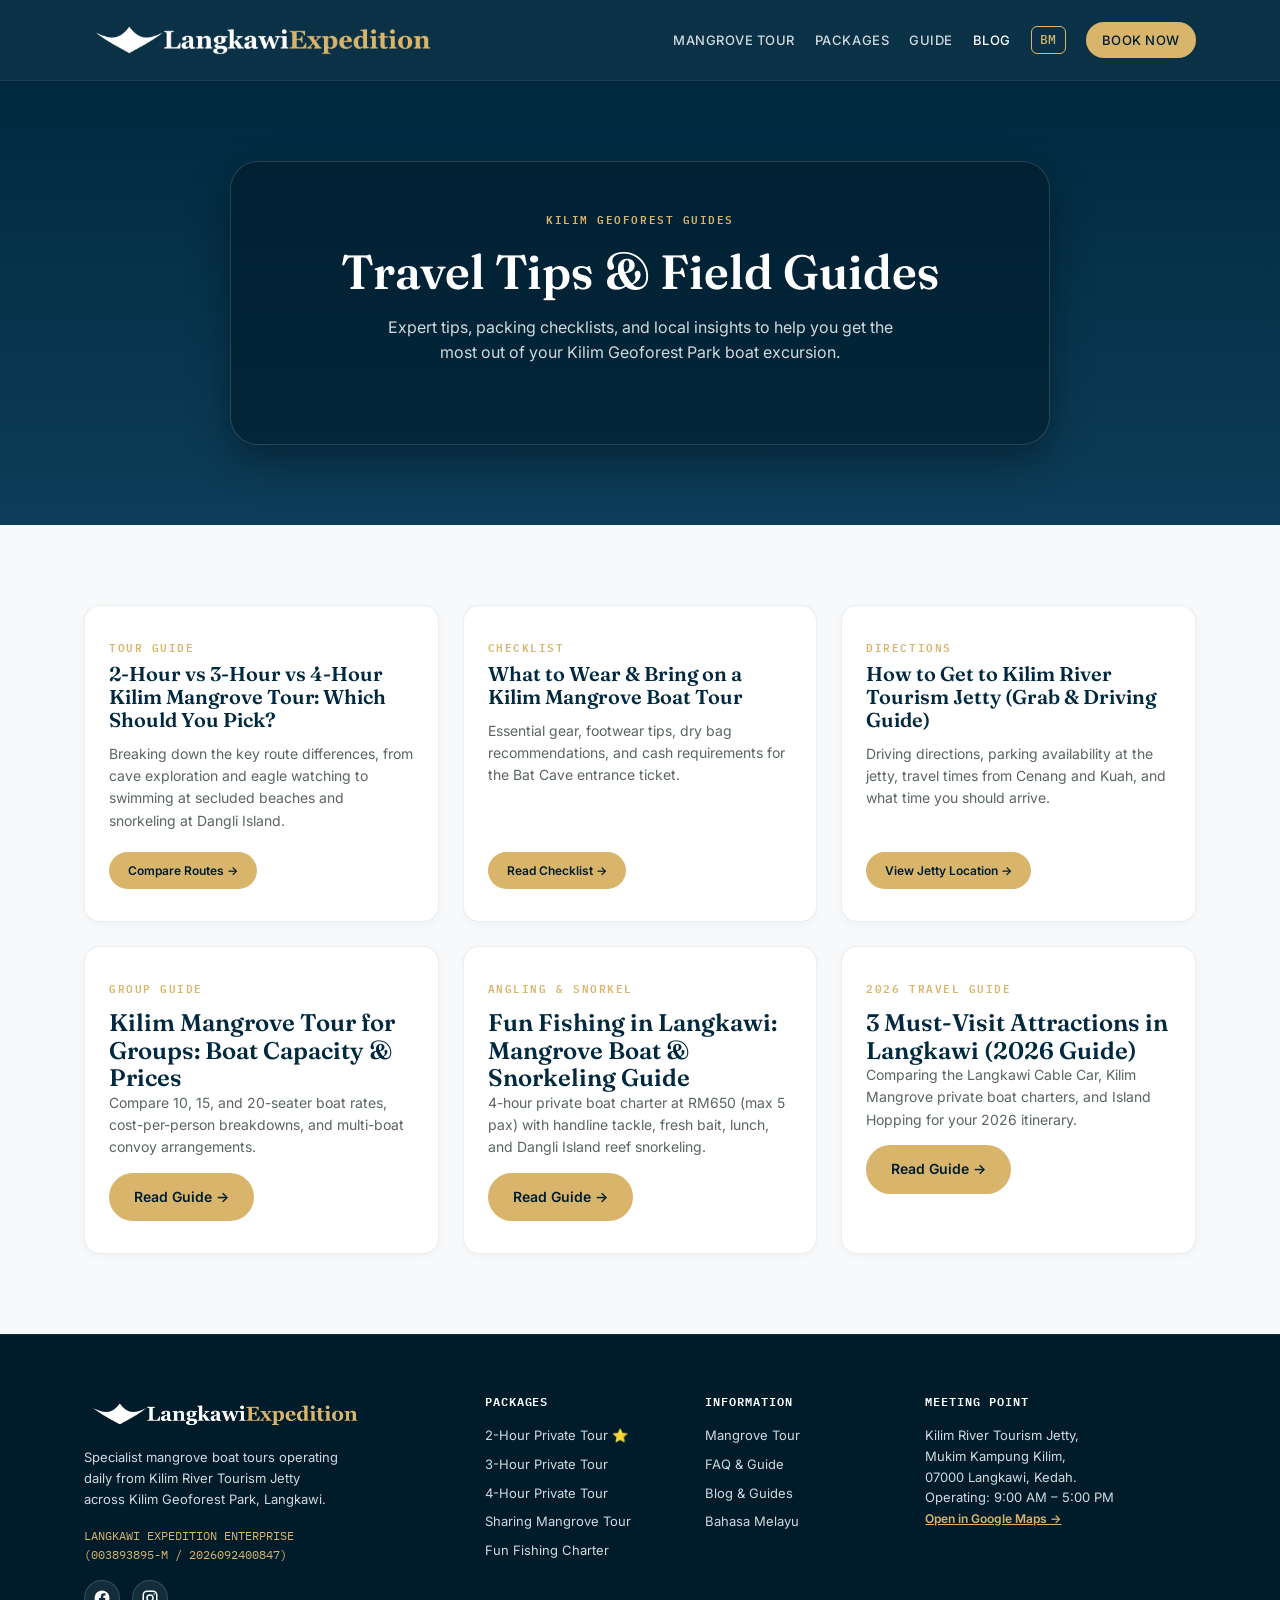
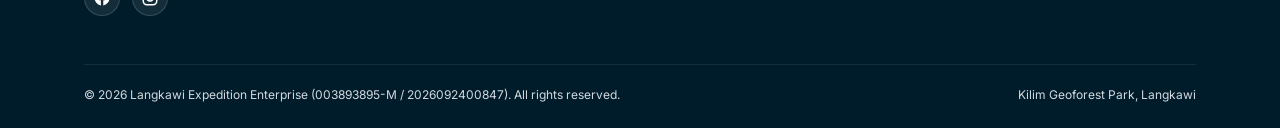
<file: blog.html>
<!DOCTYPE html>
<html lang="en">
<head>
  <base href="/">
  <meta charset="UTF-8">
  <meta name="viewport" content="width=device-width, initial-scale=1.0">

  <link rel="icon" type="image/png" href="/favicon.png?v=2">
  <link rel="shortcut icon" href="/favicon.png?v=2">
  <link rel="apple-touch-icon" href="/favicon.png?v=2">

  <title>Langkawi Travel Blog & Tour Guides | Langkawi Expedition</title>
  <meta name="description" content="Helpful travel guides, tips, and itineraries for visiting Kilim Geoforest Park and Langkawi mangrove boat tours.">
<link rel="canonical" href="https://www.langkawiexpedition.com/blog">

  <!-- Alternate Language Tags -->
  <link rel="alternate" hreflang="en" href="https://www.langkawiexpedition.com/blog">
  <link rel="alternate" hreflang="x-default" href="https://www.langkawiexpedition.com/blog">

  <meta property="og:type" content="website">
  <meta property="og:site_name" content="Langkawi Expedition">
  <meta property="og:title" content="Langkawi Travel Blog & Tour Guides">
  <meta property="og:description" content="Expert insights on Kilim Geoforest Park tours, wildlife, caves, and planning tips.">
  <meta property="og:url" content="https://www.langkawiexpedition.com/blog">

  <link rel="preconnect" href="https://fonts.googleapis.com">
  <link rel="preconnect" href="https://fonts.gstatic.com" crossorigin>
  <link href="https://fonts.googleapis.com/css2?family=Fraunces:ital,opsz,wght@0,9..144,600;1,9..144,600&family=IBM+Plex+Mono:wght@400;500;600&family=Inter:wght@400;500;600;700&display=swap" rel="stylesheet">
  <link rel="stylesheet" href="style.css">
</head>
<body id="top">

  <!-- Desktop Header -->
  <header class="site-header">
    <div class="wrap">
      <a href="/" class="logo-link">
        <img src="logo.png" alt="Langkawi Expedition Logo" class="site-logo" width="220" height="50">
      </a>
      
      <nav class="nav-links" aria-label="Main Navigation">
        <a href="/#mangrove-tour">MANGROVE TOUR</a>
        <a href="/#packages">PACKAGES</a>
        <a href="/#guide">GUIDE</a>
        <a href="/blog" class="active">BLOG</a>
        <a href="/bm" class="lang-switch">BM</a>
        <a href="#" class="nav-cta-btn wa-link" data-package="Direct Navigation Booking">BOOK NOW</a>
      </nav>

      <button class="nav-toggle" aria-label="Toggle navigation">☰</button>
    </div>
  </header>

  <main>
    <!-- HERO -->
    <section class="hero">
      <div class="wrap">
        <span class="eyebrow">Kilim Geoforest Guides</span>
        <h1>Travel Tips &amp; Field Guides</h1>
        <p>Expert tips, packing checklists, and local insights to help you get the most out of your Kilim Geoforest Park boat excursion.</p>
      </div>
    </section>

    <!-- BLOG POSTS GRID -->
    <section>
      <div class="wrap">
        <div class="why-grid" style="grid-template-columns: repeat(auto-fill, minmax(320px, 1fr));">
          
          <!-- Article Card 1 -->
          <article class="why-card" style="display: flex; flex-direction: column; justify-content: space-between;">
            <div>
              <span class="eyebrow" style="margin-bottom: 6px;">Tour Guide</span>
              <h2 style="font-size: 20px; margin-bottom: 12px; font-family: var(--font-display);">2-Hour vs 3-Hour vs 4-Hour Kilim Mangrove Tour: Which Should You Pick?</h2>
              <p style="font-size: 14px; color: var(--text-muted); line-height: 1.6; margin-bottom: 20px;">
                Breaking down the key route differences, from cave exploration and eagle watching to swimming at secluded beaches and snorkeling at Dangli Island.
              </p>
            </div>
            <a href="/#packages" class="btn btn-primary" style="align-self: flex-start; font-size: 12px; padding: 8px 18px;">Compare Routes →</a>
          </article>

          <!-- Article Card 2 -->
          <article class="why-card" style="display: flex; flex-direction: column; justify-content: space-between;">
            <div>
              <span class="eyebrow" style="margin-bottom: 6px;">Checklist</span>
              <h2 style="font-size: 20px; margin-bottom: 12px; font-family: var(--font-display);">What to Wear &amp; Bring on a Kilim Mangrove Boat Tour</h2>
              <p style="font-size: 14px; color: var(--text-muted); line-height: 1.6; margin-bottom: 20px;">
                Essential gear, footwear tips, dry bag recommendations, and cash requirements for the Bat Cave entrance ticket.
              </p>
            </div>
            <a href="/#guide" class="btn btn-primary" style="align-self: flex-start; font-size: 12px; padding: 8px 18px;">Read Checklist →</a>
          </article>

          <!-- Article Card 3 -->
          <article class="why-card" style="display: flex; flex-direction: column; justify-content: space-between;">
            <div>
              <span class="eyebrow" style="margin-bottom: 6px;">Directions</span>
              <h2 style="font-size: 20px; margin-bottom: 12px; font-family: var(--font-display);">How to Get to Kilim River Tourism Jetty (Grab &amp; Driving Guide)</h2>
              <p style="font-size: 14px; color: var(--text-muted); line-height: 1.6; margin-bottom: 20px;">
                Driving directions, parking availability at the jetty, travel times from Cenang and Kuah, and what time you should arrive.
              </p>
            </div>
            <a href="https://share.google/NGqfxPL3RGUM4oOZS" target="_blank" rel="noopener noreferrer" class="btn btn-primary" style="align-self: flex-start; font-size: 12px; padding: 8px 18px;">View Jetty Location →</a>
          </article>

<article class="why-card">
  <div>
    <span class="eyebrow">Group Guide</span>
    <h2>Kilim Mangrove Tour for Groups: Boat Capacity & Prices</h2>
    <p>Compare 10, 15, and 20-seater boat rates, cost-per-person breakdowns, and multi-boat convoy arrangements.</p>
  </div>
  <a href="/blog/kilim-mangrove-tour-group-guide" class="btn btn-primary" style="margin-top: 14px;">Read Guide →</a>
</article>

<article class="why-card">
  <div>
    <span class="eyebrow">Angling &amp; Snorkel</span>
    <h2>Fun Fishing in Langkawi: Mangrove Boat &amp; Snorkeling Guide</h2>
    <p>4-hour private boat charter at RM650 (max 5 pax) with handline tackle, fresh bait, lunch, and Dangli Island reef snorkeling.</p>
  </div>
  <a href="/blog/fun-fishing-langkawi-mangrove-guide" class="btn btn-primary" style="margin-top: 14px;">Read Guide →</a>
</article>

<article class="why-card">
  <div>
    <span class="eyebrow">2026 Travel Guide</span>
    <h2>3 Must-Visit Attractions in Langkawi (2026 Guide)</h2>
    <p>Comparing the Langkawi Cable Car, Kilim Mangrove private boat charters, and Island Hopping for your 2026 itinerary.</p>
  </div>
  <a href="/blog/3-must-visit-attractions-in-langkawi-2026" class="btn btn-primary" style="margin-top: 14px;">Read Guide →</a>
</article>

        </div>
      </div>
    </section>
  </main>

  <!-- Sticky Mobile CTA -->
  <div class="mobile-sticky-bar">
    <a href="#" class="btn btn-whatsapp wa-link" data-package="Blog Sticky Bar Quick Booking" style="width: 100%;">
      CHECK AVAILABILITY ON WHATSAPP
    </a>
  </div>

  <!-- FOOTER -->
  <footer>
    <div class="wrap">
      <div class="footer-grid">
        <div class="footer-col">
          <img src="logo.png" alt="Langkawi Expedition" class="footer-logo" width="180" height="40" style="margin-bottom: 14px;">
          <p style="font-size: 13px; color: var(--text-inverse-muted); max-width: 32ch; line-height: 1.6; margin-bottom: 16px;">
            Specialist mangrove boat tours operating daily from Kilim River Tourism Jetty across Kilim Geoforest Park, Langkawi.
          </p>
<p style="font-size: 12px; color: var(--accent-gold); font-family: var(--font-mono); margin-bottom: 16px;">
    LANGKAWI EXPEDITION ENTERPRISE<br>
    (003893895-M / 2026092400847)
  </p>
          <div class="social-links">
            <a href="https://www.facebook.com/profile.php?id=61580825632310" target="_blank" rel="noopener noreferrer" aria-label="Facebook" class="social-icon">
              <svg width="18" height="18" viewBox="0 0 24 24" fill="currentColor"><path d="M22 12a10 10 0 1 0-11.5 9.9v-7H7.9V12h2.6V9.8c0-2.6 1.5-4 3.9-4 1.1 0 2.3.2 2.3.2v2.5h-1.3c-1.3 0-1.7.8-1.7 1.6V12h2.9l-.5 2.9h-2.4v7A10 10 0 0 0 22 12z"/></svg>
            </a>
            <a href="https://www.instagram.com/langkawiexpedition/?hl=en" target="_blank" rel="noopener noreferrer" aria-label="Instagram" class="social-icon">
              <svg width="18" height="18" viewBox="0 0 24 24" fill="none" stroke="currentColor" stroke-width="2"><rect x="3" y="3" width="18" height="18" rx="5"/><circle cx="12" cy="12" r="4"/><circle cx="17.5" cy="6.5" r="1" fill="currentColor" stroke="none"/></svg>
            </a>
          </div>
        </div>
        
        <div class="footer-col">
          <h4>Packages</h4>
          <ul>
            <li><a href="/#packages">2-Hour Private Tour ⭐</a></li>
            <li><a href="/#packages">3-Hour Private Tour</a></li>
            <li><a href="/#packages">4-Hour Private Tour</a></li>
            <li><a href="/#packages">Sharing Mangrove Tour</a></li>
            <li><a href="/#packages">Fun Fishing Charter</a></li>
          </ul>
        </div>

        <div class="footer-col">
          <h4>Information</h4>
          <ul>
            <li><a href="/#mangrove-tour">Mangrove Tour</a></li>
            <li><a href="/#guide">FAQ &amp; Guide</a></li>
            <li><a href="/blog">Blog &amp; Guides</a></li>
            <li><a href="/bm">Bahasa Melayu</a></li>
          </ul>
        </div>

        <div class="footer-col">
          <h4>Meeting Point</h4>
          <p style="font-size: 13px; color: var(--text-inverse-muted); line-height: 1.6;">
            Kilim River Tourism Jetty,<br>
            Mukim Kampung Kilim,<br>
            07000 Langkawi, Kedah.<br>
            Operating: 9:00 AM – 5:00 PM
          </p>
          <a href="https://share.google/NGqfxPL3RGUM4oOZS" target="_blank" rel="noopener noreferrer" style="color: var(--accent-gold); font-size: 12px; font-weight: 600; text-decoration: underline;">
            Open in Google Maps →
          </a>
        </div>
      </div>

      <div class="footer-bottom">
        <span>&copy; <span id="year">2026</span> Langkawi Expedition Enterprise (003893895-M / 2026092400847). All rights reserved.</span>
        <span>Kilim Geoforest Park, Langkawi</span>
      </div>
    </div>
  </footer>

  <script>
    const WHATSAPP_NUMBER = "60109606904";
  </script>
  <script src="script.js"></script>
</body>
</html>
</file>
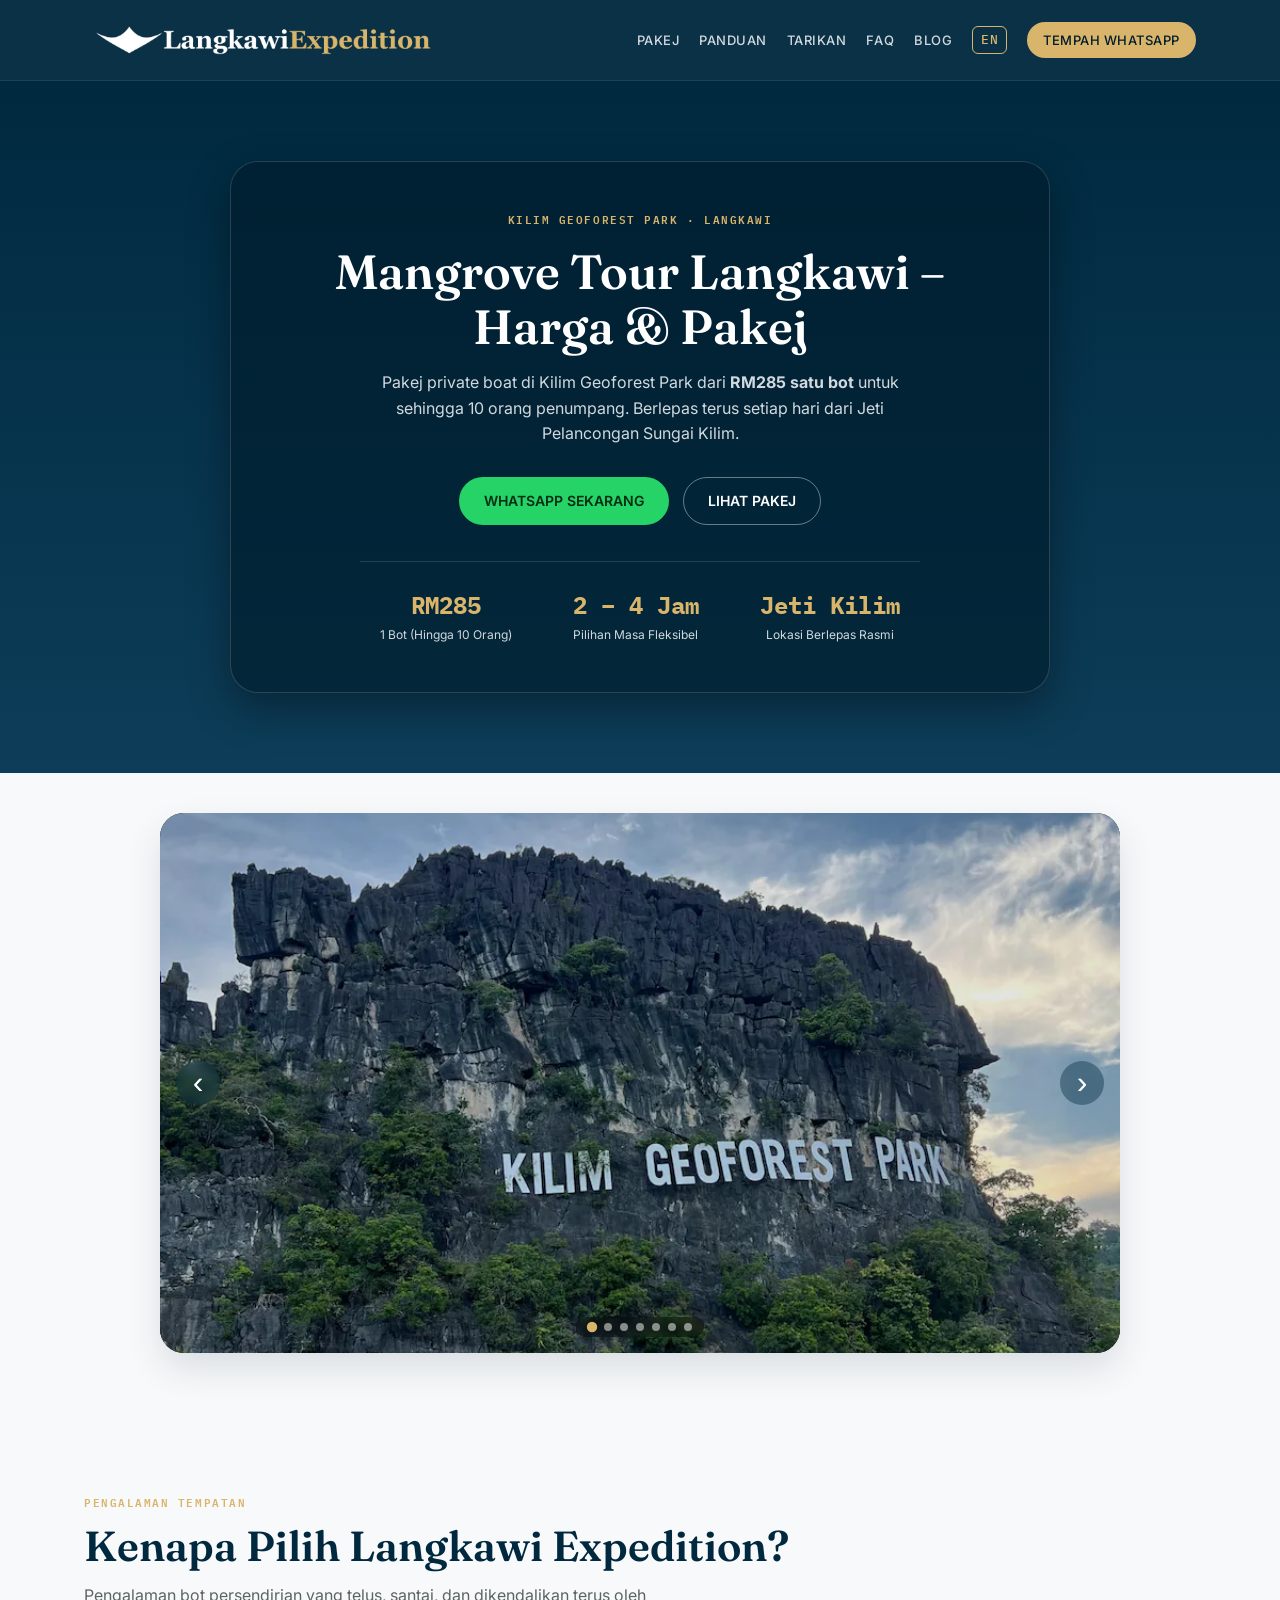
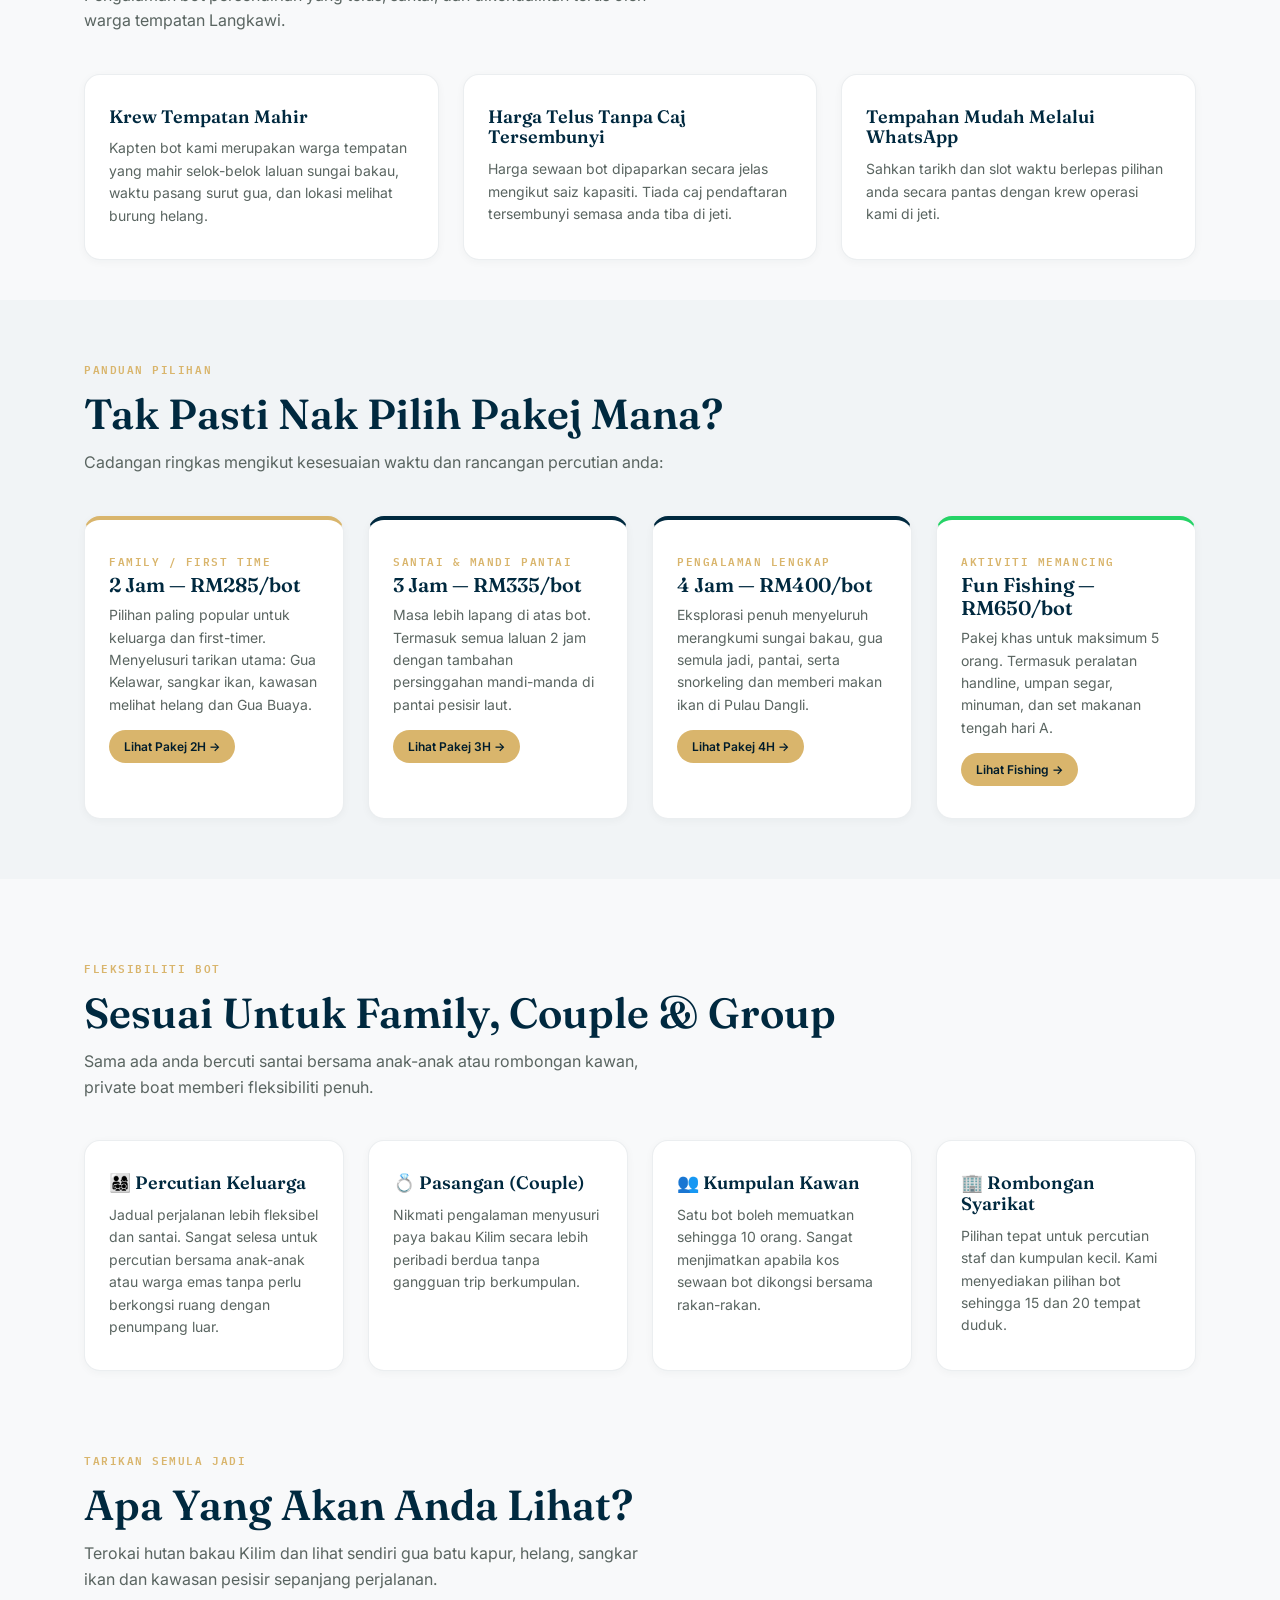
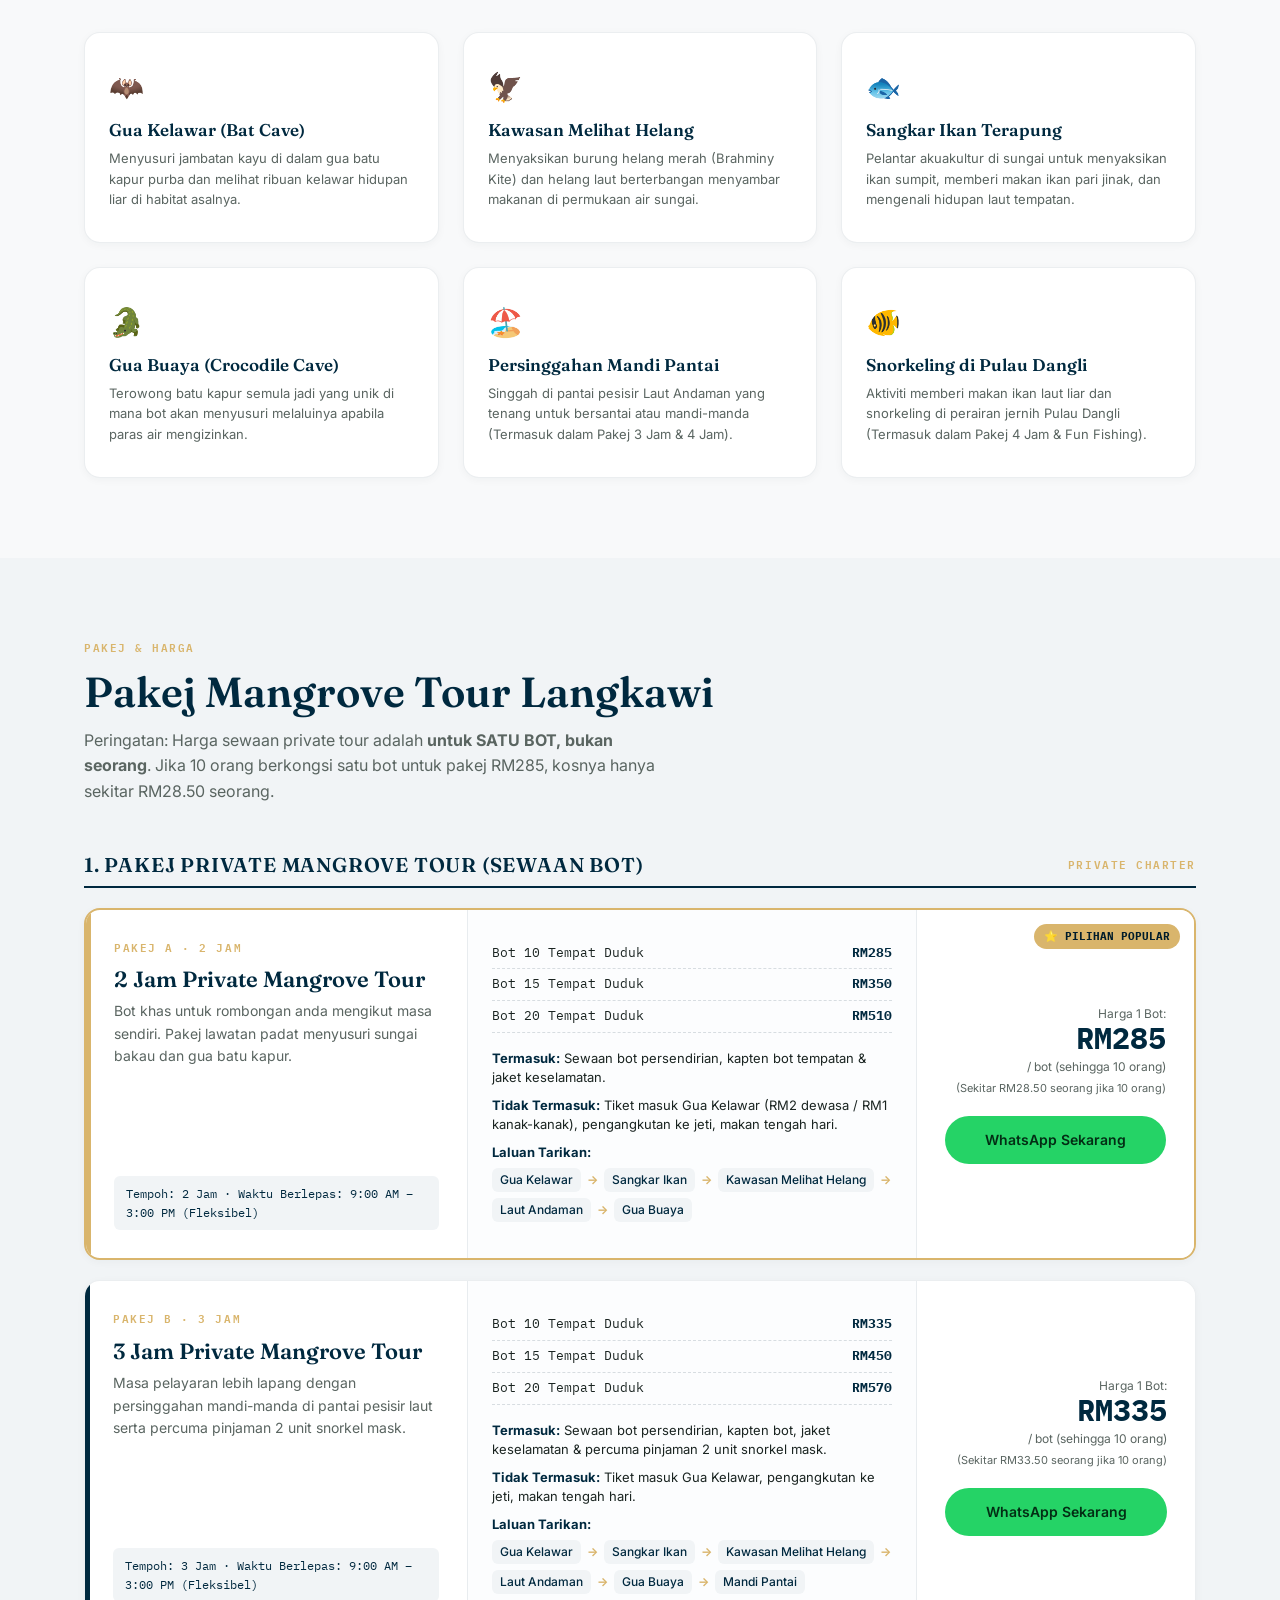
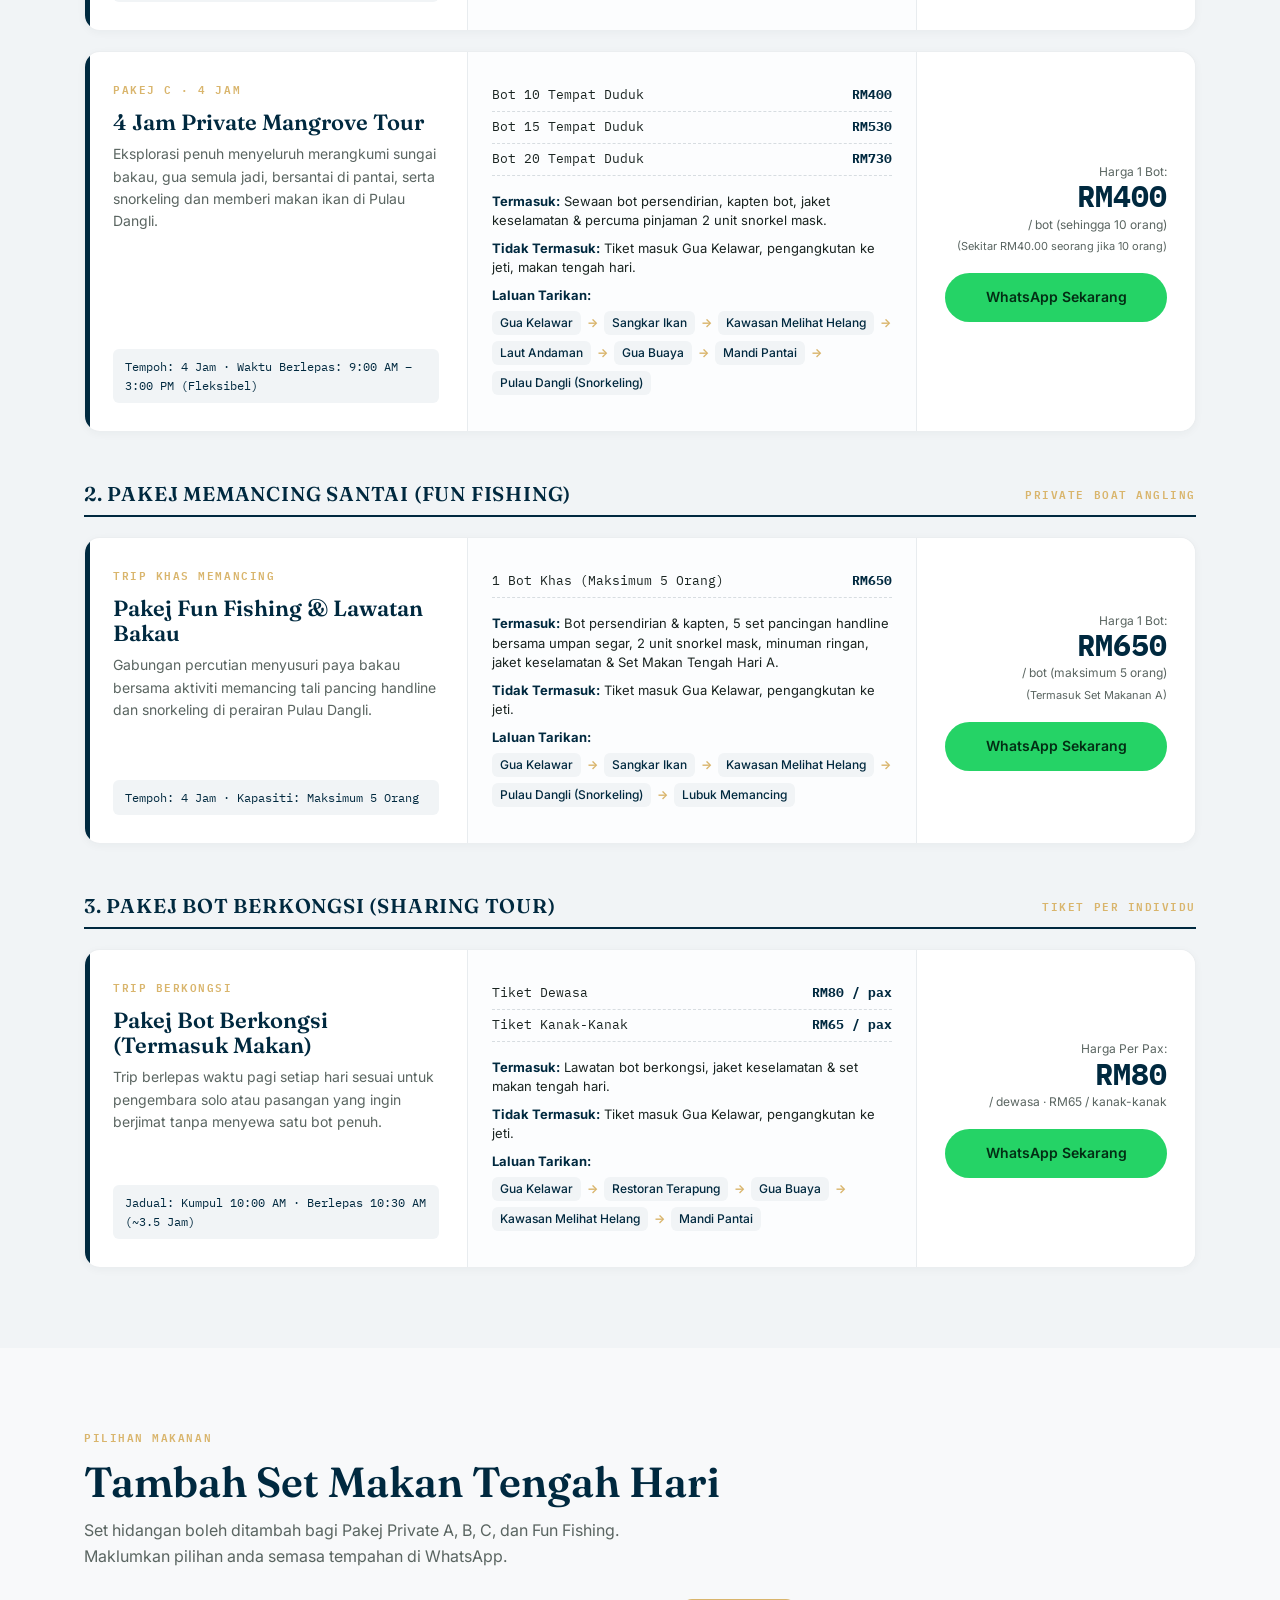
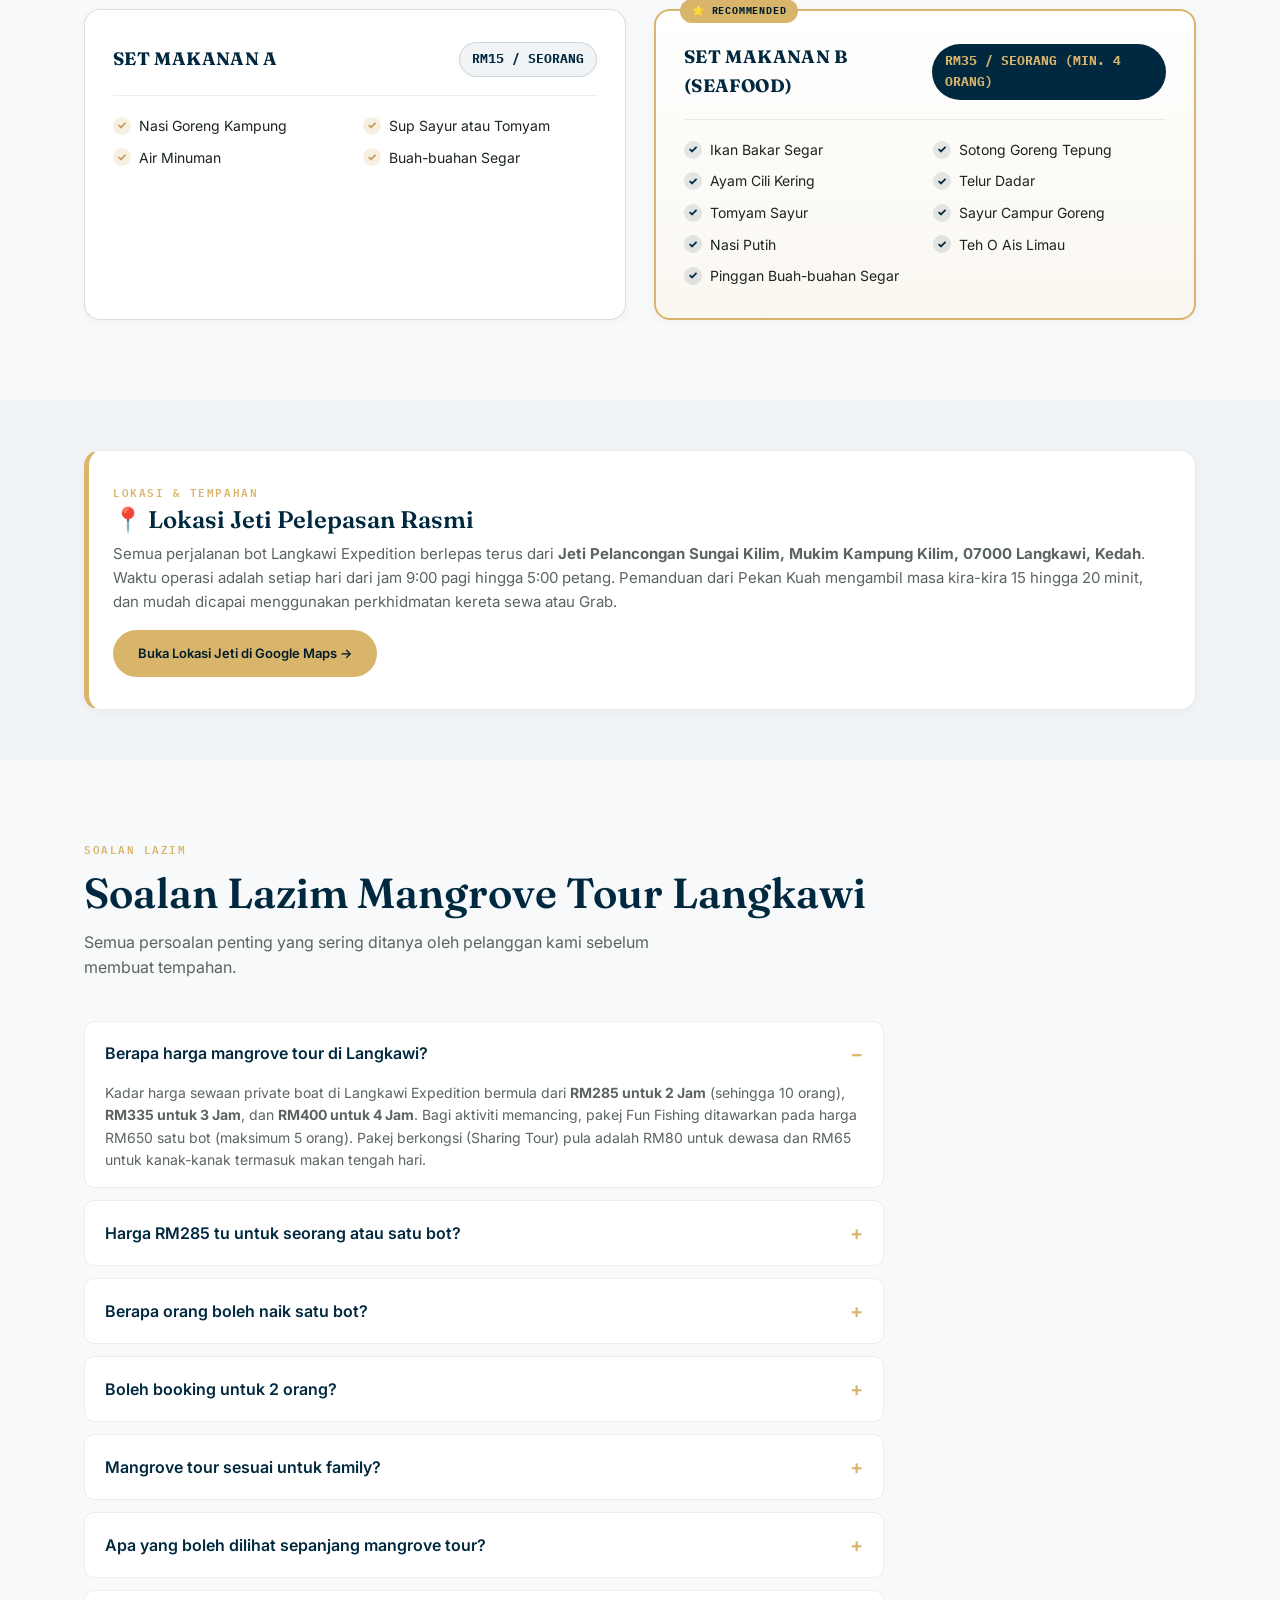
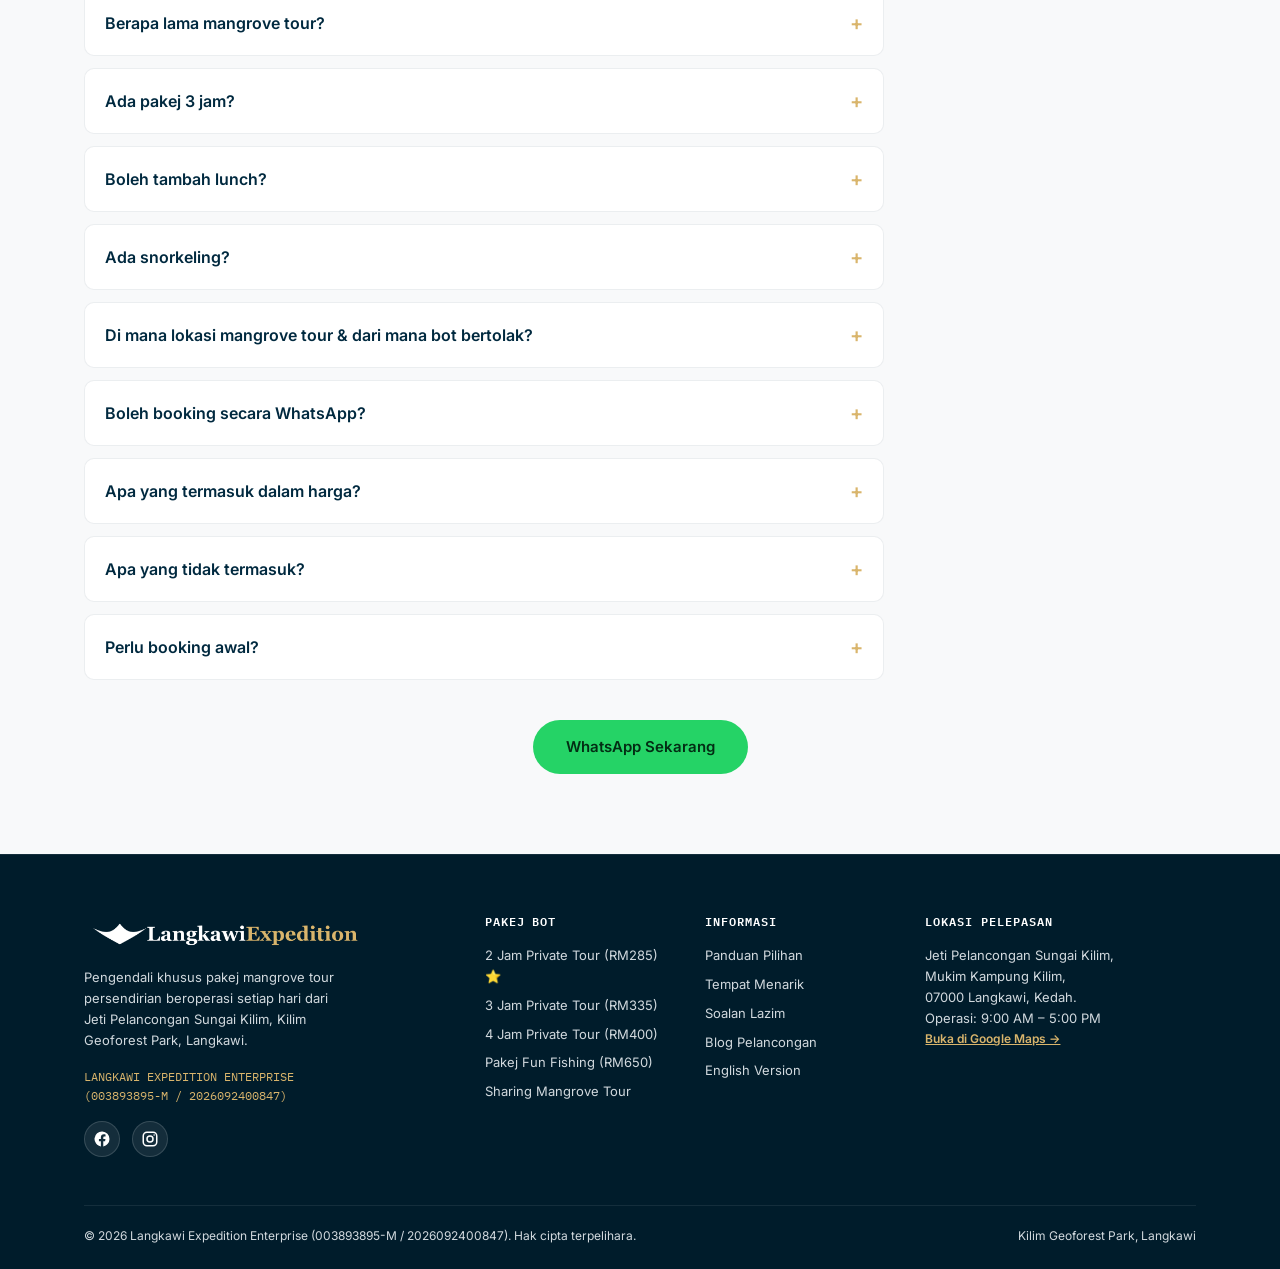
<file: bm.html>
<!DOCTYPE html>
<html lang="ms">
<head>
  <base href="/">
  <meta charset="UTF-8">
  <meta name="viewport" content="width=device-width, initial-scale=1.0">

  <link rel="icon" type="image/png" href="/favicon.png?v=2">
  <link rel="shortcut icon" href="/favicon.png?v=2">
  <link rel="apple-touch-icon" href="/favicon.png?v=2">

  <title>Mangrove Tour Langkawi | Harga &amp; Pakej Private Boat</title>
  <meta name="description" content="Pakej mangrove tour Langkawi private boat di Kilim Geoforest Park dari RM285/bot (sehingga 10 pax). Pilihan 2–4 jam, lawati gua &amp; helang. Tempah di WhatsApp sekarang.">
  <link rel="canonical" href="https://www.langkawiexpedition.com/bm">

  <!-- Hreflang Tag untuk Multi-Language -->
  <link rel="alternate" hreflang="en" href="https://www.langkawiexpedition.com/">
  <link rel="alternate" hreflang="ms" href="https://www.langkawiexpedition.com/bm">
  <link rel="alternate" hreflang="x-default" href="https://www.langkawiexpedition.com/">

  <!-- Google Search Console Verification -->
  <meta name="google-site-verification" content="-pIQZ9wQ-xuTio0AFaoWYUdgWcTHDZ8oH_6Q">

  <!-- Open Graph -->
  <meta property="og:type" content="website">
  <meta property="og:site_name" content="Langkawi Expedition">
  <meta property="og:title" content="Mangrove Tour Langkawi | Harga &amp; Pakej Private Boat">
  <meta property="og:description" content="Pakej private boat mangrove Kilim Langkawi bermula RM285/bot untuk 10 orang. Lawati Gua Kelawar, Gua Buaya, tengok helang &amp; Pulau Dangli.">
  <meta property="og:url" content="https://www.langkawiexpedition.com/bm">
<meta property="og:image" content="https://www.langkawiexpedition.com/kilim-geoforest-park-langkawi-sign.webp">

  <!-- Fonts & Stylesheet -->
  <link rel="preconnect" href="https://fonts.googleapis.com">
  <link rel="preconnect" href="https://fonts.gstatic.com" crossorigin>
  <link href="https://fonts.googleapis.com/css2?family=Fraunces:ital,opsz,wght@0,9..144,600;1,9..144,600&family=IBM+Plex+Mono:wght@400;500;600&family=Inter:wght@400;500;600;700&display=swap" rel="stylesheet">
  <link rel="stylesheet" href="style.css">

  <!-- Schema.org JSON-LD (LocalBusiness + FAQPage + TouristTrip) -->
  <script type="application/ld+json">
  {
    "@context": "https://schema.org",
    "@graph": [
      {
"@context": "https://schema.org",
  "@type": ["LocalBusiness", "TravelAgency"],
  "@id": "https://www.langkawiexpedition.com/#business",
  "name": "Langkawi Expedition",
  "legalName": "LANGKAWI EXPEDITION ENTERPRISE",
  "identifier": "003893895-M",
  "image": "https://www.langkawiexpedition.com/logo.png",
  "url": "https://www.langkawiexpedition.com/",
  "telephone": "+60109606904",
  "priceRange": "RM65 - RM730",
  "address": {
    "@type": "PostalAddress",
    "streetAddress": "Jeti Pelancongan Sungai Kilim, Mukim Kampung Kilim",
    "addressLocality": "Langkawi",
    "postalCode": "07000",
    "addressRegion": "Kedah",
    "addressCountry": "MY"
        },
        "geo": {
          "@type": "GeoCoordinates",
          "latitude": 6.4050726,
          "longitude": 99.855411
        },
        "openingHoursSpecification": {
          "@type": "OpeningHoursSpecification",
          "dayOfWeek": ["Monday", "Tuesday", "Wednesday", "Thursday", "Friday", "Saturday", "Sunday"],
          "opens": "09:00",
          "closes": "17:00"
        }
      },
      {
        "@type": "TouristTrip",
        "@id": "https://www.langkawiexpedition.com/bm.html#tours",
        "name": "Pakej Mangrove Tour Langkawi di Kilim Geoforest Park",
        "touristType": ["Family", "Couples", "Small Groups", "Anglers"],
        "offers": [
          { "@type": "Offer", "name": "Pakej A - 2 Jam Private Boat", "price": "285.00", "priceCurrency": "MYR" },
          { "@type": "Offer", "name": "Pakej B - 3 Jam Private Boat", "price": "335.00", "priceCurrency": "MYR" },
          { "@type": "Offer", "name": "Pakej C - 4 Jam Private Boat", "price": "400.00", "priceCurrency": "MYR" },
          { "@type": "Offer", "name": "Pakej Fun Fishing", "price": "650.00", "priceCurrency": "MYR" },
          { "@type": "Offer", "name": "Pakej Sharing Tour", "price": "80.00", "priceCurrency": "MYR" }
        ]
      },
      {
        "@type": "FAQPage",
        "mainEntity": [
          {
            "@type": "Question",
            "name": "Berapa harga mangrove tour di Langkawi?",
            "acceptedAnswer": {
              "@type": "Answer",
              "text": "Kadar harga sewaan private boat di Langkawi Expedition bermula dari RM285 untuk 2 Jam (sehingga 10 orang), RM335 untuk 3 Jam, dan RM400 untuk 4 Jam. Bagi aktiviti memancing, pakej Fun Fishing ditawarkan pada harga RM650 satu bot (maksimum 5 orang). Pakej berkongsi (Sharing Tour) pula adalah RM80 untuk dewasa dan RM65 untuk kanak-kanak termasuk makan tengah hari."
            }
          },
          {
            "@type": "Question",
            "name": "Harga RM285 tu untuk seorang atau satu bot?",
            "acceptedAnswer": {
              "@type": "Answer",
              "text": "Harga RM285 adalah untuk SATU BOT persendirian (private charter), bukan harga seorang. Bot boleh memuatkan sehingga 10 orang penumpang. Jika 10 orang berkongsi bot ini, kosnya hanya sekitar RM28.50 seorang."
            }
          },
          {
            "@type": "Question",
            "name": "Berapa orang boleh naik satu bot?",
            "acceptedAnswer": {
              "@type": "Answer",
              "text": "Bot standard kami memuatkan sehingga 10 orang penumpang dengan selesa. Bagi kumpulan keluarga besar atau rombongan syarikat, kami turut menyediakan saiz bot 15 tempat duduk dan 20 tempat duduk."
            }
          },
          {
            "@type": "Question",
            "name": "Boleh booking untuk 2 orang?",
            "acceptedAnswer": {
              "@type": "Answer",
              "text": "Boleh. Ramai pasangan (couple) menempah pakej private boat 2 jam (RM285) bagi menikmati privasi penuh tanpa bercampur dengan penumpang lain. Anda juga boleh memilih pakej Sharing (RM80/pax) jika ingin berjimat."
            }
          },
          {
            "@type": "Question",
            "name": "Mangrove tour sesuai untuk family?",
            "acceptedAnswer": {
              "@type": "Answer",
              "text": "Sangat sesuai. Kawasan laluan air di Kilim Geoforest Park merupakan laluan sungai yang tenang dan terlindung daripada ombak laut besar. Jaket keselamatan disediakan untuk semua peringkat umur dan krew bot kami sentiasa mengutamakan keselamatan."
            }
          },
          {
            "@type": "Question",
            "name": "Apa yang boleh dilihat sepanjang mangrove tour?",
            "acceptedAnswer": {
              "@type": "Answer",
              "text": "Antara tarikan utama termasuk pembentukan stalaktit purba di Gua Kelawar, melihat sangkar ikan terapung, menyaksikan helang menyambar mangsa di kawasan melihat helang, serta melalui terowong batu kapur Gua Buaya. Pakej 3 Jam dan 4 Jam turut menyusuri pantai pesisir, dan Pakej 4 Jam membawa anda ke Pulau Dangli."
            }
          },
          {
            "@type": "Question",
            "name": "Berapa lama mangrove tour?",
            "acceptedAnswer": {
              "@type": "Answer",
              "text": "Pakej private boat mempunyai tiga pilihan tempoh: 2 Jam, 3 Jam, atau 4 Jam. Waktu berlepas adalah fleksibel mengikut pilihan anda antara jam 9:00 pagi hingga 3:00 petang. Trip bot berkongsi pula mengambil masa sekitar 3.5 jam (berlepas jam 10:30 pagi)."
            }
          },
          {
            "@type": "Question",
            "name": "Ada pakej 3 jam?",
            "acceptedAnswer": {
              "@type": "Answer",
              "text": "Ya, Pakej B adalah lawatan 3 Jam berharga RM335 untuk satu bot (sehingga 10 orang). Pakej ini merangkumi semua laluan asas 2 jam berserta persinggahan mandi pantai."
            }
          },
          {
            "@type": "Question",
            "name": "Boleh tambah lunch?",
            "acceptedAnswer": {
              "@type": "Answer",
              "text": "Boleh. Bagi mana-mana pakej private tour, anda boleh menambah Set Makan A (RM15 seorang) atau Set Makan B Seafood (RM35 seorang, minimum 4 orang) yang disajikan di restoran pelantar terapung. Pakej Sharing sudah siap merangkumi makan tengah hari."
            }
          },
          {
            "@type": "Question",
            "name": "Ada snorkeling?",
            "acceptedAnswer": {
              "@type": "Answer",
              "text": "Aktiviti snorkeling dan memberi makan ikan disediakan dalam Pakej 4 Jam (Pakej C) dan Pakej Fun Fishing di perairan Pulau Dangli. Pinjaman 2 unit snorkel mask disediakan secara percuma untuk pakej berkenaan."
            }
          },
          {
            "@type": "Question",
            "name": "Di mana lokasi mangrove tour & dari mana bot bertolak?",
            "acceptedAnswer": {
              "@type": "Answer",
              "text": "Semua trip berlepas terus dari Jeti Pelancongan Sungai Kilim, Mukim Kampung Kilim, 07000 Langkawi, Kedah."
            }
          },
          {
            "@type": "Question",
            "name": "Boleh booking secara WhatsApp?",
            "acceptedAnswer": {
              "@type": "Answer",
              "text": "Boleh. WhatsApp adalah kaedah tempahan utama. Anda hanya perlu menekan butang WhatsApp di laman ini untuk menyemak kekosongan jadual dan mengesahkan tempahan secara terus dengan krew operasi kami."
            }
          },
          {
            "@type": "Question",
            "name": "Apa yang termasuk dalam harga?",
            "acceptedAnswer": {
              "@type": "Answer",
              "text": "Pakej private boat merangkumi sewaan bot persendirian, pemandu bot tempatan berpengalaman, dan jaket keselamatan. Pakej 3 Jam dan 4 Jam disertakan pinjaman 2 unit snorkel mask secara percuma."
            }
          },
          {
            "@type": "Question",
            "name": "Apa yang tidak termasuk?",
            "acceptedAnswer": {
              "@type": "Answer",
              "text": "Harga tidak merangkumi tiket masuk Gua Kelawar (RM2 dewasa / RM1 kanak-kanak yang dibayar tunai di kaunter gua), pengangkutan pergi-balik hotel ke jeti, dan makan tengah hari (kecuali dinyatakan)."
            }
          },
          {
            "@type": "Question",
            "name": "Perlu booking awal?",
            "acceptedAnswer": {
              "@type": "Answer",
              "text": "Tempahan awal melalui WhatsApp amat digalakkan terutamanya ketika cuti sekolah atau cuti umum bagi memastikan slot masa dan bot persendirian anda terjamin, memandangkan waktu berlepas fleksibel bergantung kepada giliran bot di jeti."
            }
          }
        ]
      }
    ]
  }
  </script>

<!-- Google tag (gtag.js) -->
<script async src="https://www.googletagmanager.com/gtag/js?id=G-15919136080"></script>
<script>
  window.dataLayer = window.dataLayer || [];
  function gtag(){dataLayer.push(arguments);}
  gtag('js', new Date());

  gtag('config', 'G-15919136080');
</script>

</head>
<body id="top">

  <!-- Desktop Header -->
  <header class="site-header">
    <div class="wrap">
      <a href="/bm" class="logo-link">
        <img src="logo.png" alt="Langkawi Expedition Logo" class="site-logo" width="220" height="50">
      </a>
      
<nav class="nav-links" aria-label="Main Navigation">
  <a href="#pakej">PAKEJ</a>
  <a href="#pilih-pakej">PANDUAN</a>
  <a href="#tarikan">TARIKAN</a>
  <a href="#faq">FAQ</a>
  <a href="/blog">BLOG</a>
  <a href="/" class="lang-switch">EN</a>
  <a href="#" class="nav-cta-btn wa-link" data-package="Navigasi BM - Booking">TEMPAH WHATSAPP</a>
</nav>

      <button class="nav-toggle" aria-label="Buka navigasi">☰</button>
    </div>
  </header>

  <main>
    <!-- HERO SECTION -->
    <section class="hero" id="mangrove-tour">
      <div class="wrap">
        <span class="eyebrow">Kilim Geoforest Park · Langkawi</span>
        <h1>Mangrove Tour Langkawi – Harga &amp; Pakej</h1>
        <p>Pakej private boat di Kilim Geoforest Park dari <strong>RM285 satu bot</strong> untuk sehingga 10 orang penumpang. Berlepas terus setiap hari dari Jeti Pelancongan Sungai Kilim.</p>
        
        <div class="hero-actions">
          <a href="#" class="btn btn-whatsapp wa-link" data-package="Hero BM - Tempah Private Boat">WHATSAPP SEKARANG</a>
          <a href="#pakej" class="btn btn-outline">LIHAT PAKEJ</a>
        </div>

        <div class="hero-stats">
          <div>
            <strong>RM285</strong>
            <span>1 Bot (Hingga 10 Orang)</span>
          </div>
          <div>
            <strong>2 – 4 Jam</strong>
            <span>Pilihan Masa Fleksibel</span>
          </div>
          <div>
            <strong>Jeti Kilim</strong>
            <span>Lokasi Berlepas Rasmi</span>
          </div>
        </div>
      </div>
    </section>

    <!-- PHOTO CAROUSEL -->
    <section class="gallery-slider-section">
      <div class="wrap">
        <div class="carousel-container">
          <div class="carousel-track" id="carouselTrack">
            <div class="carousel-slide"><img src="kilim-geoforest-park-langkawi-sign.webp" alt="Papan tanda mercu tanda Kilim Geoforest Park pada bukit batu kapur" fetchpriority="high"></div>
            <div class="carousel-slide"><img src="happy-family-private-boat-tour-langkawi.webp" alt="Percutian keluarga menaiki private boat mangrove tour di Kilim Langkawi" loading="lazy"></div>
            <div class="carousel-slide"><img src="private-boat-tour-kilim-mangrove.webp" alt="Penumpang menikmati private boat tour menyusuri sungai paya bakau Kilim" loading="lazy"></div>
            <div class="carousel-slide"><img src="boat-approaching-crocodile-cave-langkawi.webp" alt="Bot pelancong menghampiri terowong batu kapur semula jadi Gua Buaya" loading="lazy"></div>
            <div class="carousel-slide"><img src="floating-fish-farm-restaurant-kilim.webp" alt="Pelantar sangkar ikan terapung dan restoran marin di Sungai Kilim" loading="lazy"></div>
            <div class="carousel-slide"><img src="gua-kelawar-jetty-entrance-langkawi.webp" alt="Laluan masuk pelantar pejalan kaki ke Gua Kelawar Langkawi" loading="lazy"></div>
            <div class="carousel-slide"><img src="langkawi-island-swimming-beach-stop.webp" alt="Aktiviti mandi pantai santai di Laut Andaman Langkawi" loading="lazy"></div>
          </div>

          <button class="carousel-btn prev-btn" id="prevBtn" aria-label="Gambar Sebelumnya">‹</button>
          <button class="carousel-btn next-btn" id="nextBtn" aria-label="Gambar Seterusnya">›</button>
          <div class="carousel-dots" id="carouselDots"></div>
        </div>
      </div>
    </section>

    <!-- KENAPA PILIH KAMI -->
    <section style="padding-bottom: 40px;">
      <div class="wrap">
        <div class="section-head">
          <span class="eyebrow">Pengalaman Tempatan</span>
          <h2 class="section-title">Kenapa Pilih Langkawi Expedition?</h2>
          <p class="section-lede">Pengalaman bot persendirian yang telus, santai, dan dikendalikan terus oleh warga tempatan Langkawi.</p>
        </div>

        <div class="why-grid">
          <div class="why-card">
            <h3>Krew Tempatan Mahir</h3>
            <p>Kapten bot kami merupakan warga tempatan yang mahir selok-belok laluan sungai bakau, waktu pasang surut gua, dan lokasi melihat burung helang.</p>
          </div>
          <div class="why-card">
            <h3>Harga Telus Tanpa Caj Tersembunyi</h3>
            <p>Harga sewaan bot dipaparkan secara jelas mengikut saiz kapasiti. Tiada caj pendaftaran tersembunyi semasa anda tiba di jeti.</p>
          </div>
          <div class="why-card">
            <h3>Tempahan Mudah Melalui WhatsApp</h3>
            <p>Sahkan tarikh dan slot waktu berlepas pilihan anda secara pantas dengan krew operasi kami di jeti.</p>
          </div>
        </div>
      </div>
    </section>

    <!-- PILIH PAKEJ MANA SECTION -->
    <section id="pilih-pakej" style="background: var(--bg-subtle); padding: 60px 0;">
      <div class="wrap">
        <div class="section-head">
          <span class="eyebrow">Panduan Pilihan</span>
          <h2 class="section-title">Tak Pasti Nak Pilih Pakej Mana?</h2>
          <p class="section-lede">Cadangan ringkas mengikut kesesuaian waktu dan rancangan percutian anda:</p>
        </div>

        <div class="why-grid" style="grid-template-columns: repeat(auto-fit, minmax(250px, 1fr));">
          <div class="why-card" style="border-top: 4px solid var(--accent-gold);">
            <span class="eyebrow" style="margin-bottom: 4px;">Family / First Time</span>
            <h3 style="font-size: 20px; margin-bottom: 8px;">2 Jam — RM285/bot</h3>
            <p>Pilihan paling popular untuk keluarga dan first-timer. Menyelusuri tarikan utama: Gua Kelawar, sangkar ikan, kawasan melihat helang dan Gua Buaya.</p>
            <a href="#pkg-2h" class="btn btn-primary" style="margin-top: 14px; font-size: 12px; padding: 6px 14px;">Lihat Pakej 2H →</a>
          </div>

          <div class="why-card" style="border-top: 4px solid var(--brand-navy);">
            <span class="eyebrow" style="margin-bottom: 4px;">Santai &amp; Mandi Pantai</span>
            <h3 style="font-size: 20px; margin-bottom: 8px;">3 Jam — RM335/bot</h3>
            <p>Masa lebih lapang di atas bot. Termasuk semua laluan 2 jam dengan tambahan persinggahan mandi-manda di pantai pesisir laut.</p>
            <a href="#pkg-3h" class="btn btn-primary" style="margin-top: 14px; font-size: 12px; padding: 6px 14px;">Lihat Pakej 3H →</a>
          </div>

          <div class="why-card" style="border-top: 4px solid var(--brand-navy);">
            <span class="eyebrow" style="margin-bottom: 4px;">Pengalaman Lengkap</span>
            <h3 style="font-size: 20px; margin-bottom: 8px;">4 Jam — RM400/bot</h3>
            <p>Eksplorasi penuh menyeluruh merangkumi sungai bakau, gua semula jadi, pantai, serta snorkeling dan memberi makan ikan di Pulau Dangli.</p>
            <a href="#pkg-4h" class="btn btn-primary" style="margin-top: 14px; font-size: 12px; padding: 6px 14px;">Lihat Pakej 4H →</a>
          </div>

          <div class="why-card" style="border-top: 4px solid var(--action-emerald);">
            <span class="eyebrow" style="margin-bottom: 4px;">Aktiviti Memancing</span>
            <h3 style="font-size: 20px; margin-bottom: 8px;">Fun Fishing — RM650/bot</h3>
            <p>Pakej khas untuk maksimum 5 orang. Termasuk peralatan handline, umpan segar, minuman, dan set makanan tengah hari A.</p>
            <a href="#pkg-fishing" class="btn btn-primary" style="margin-top: 14px; font-size: 12px; padding: 6px 14px;">Lihat Fishing →</a>
          </div>
        </div>
      </div>
    </section>

    <!-- SESUAI UNTUK SIAPA SECTION -->
    <section>
      <div class="wrap">
        <div class="section-head">
          <span class="eyebrow">Fleksibiliti Bot</span>
          <h2 class="section-title">Sesuai Untuk Family, Couple &amp; Group</h2>
          <p class="section-lede">Sama ada anda bercuti santai bersama anak-anak atau rombongan kawan, private boat memberi fleksibiliti penuh.</p>
        </div>

        <div class="why-grid" style="grid-template-columns: repeat(auto-fit, minmax(240px, 1fr));">
          <div class="why-card">
            <h3 style="display: flex; align-items: center; gap: 8px;">👨‍👩‍👧‍👦 Percutian Keluarga</h3>
            <p>Jadual perjalanan lebih fleksibel dan santai. Sangat selesa untuk percutian bersama anak-anak atau warga emas tanpa perlu berkongsi ruang dengan penumpang luar.</p>
          </div>
          <div class="why-card">
            <h3 style="display: flex; align-items: center; gap: 8px;">💍 Pasangan (Couple)</h3>
            <p>Nikmati pengalaman menyusuri paya bakau Kilim secara lebih peribadi berdua tanpa gangguan trip berkumpulan.</p>
          </div>
          <div class="why-card">
            <h3 style="display: flex; align-items: center; gap: 8px;">👥 Kumpulan Kawan</h3>
            <p>Satu bot boleh memuatkan sehingga 10 orang. Sangat menjimatkan apabila kos sewaan bot dikongsi bersama rakan-rakan.</p>
          </div>
          <div class="why-card">
            <h3 style="display: flex; align-items: center; gap: 8px;">🏢 Rombongan Syarikat</h3>
            <p>Pilihan tepat untuk percutian staf dan kumpulan kecil. Kami menyediakan pilihan bot sehingga 15 dan 20 tempat duduk.</p>
          </div>
        </div>
      </div>
    </section>

    <!-- TARIKAN SEPANJANG LALUAN -->
    <section id="tarikan" style="padding-top: 0;">
      <div class="wrap">
        <div class="section-head">
          <span class="eyebrow">Tarikan Semula Jadi</span>
          <h2 class="section-title">Apa Yang Akan Anda Lihat?</h2>
          <p class="section-lede">Terokai hutan bakau Kilim dan lihat sendiri gua batu kapur, helang, sangkar ikan dan kawasan pesisir sepanjang perjalanan.</p>
        </div>

       <div class="why-grid">
          <div class="why-card">
<div style="font-size: 28px; margin-bottom: 10px;">🦇</div>
<h3 style="font-size: 17px; margin-bottom: 8px;">Gua Kelawar (Bat Cave)</h3>
            <p style="font-size: 13px; color: var(--text-muted);">Menyusuri jambatan kayu di dalam gua batu kapur purba dan melihat ribuan kelawar hidupan liar di habitat asalnya.</p>
          </div>
          <div class="why-card">
<div style="font-size: 28px; margin-bottom: 10px;">🦅</div>
<h3 style="font-size: 17px; margin-bottom: 8px;">Kawasan Melihat Helang</h3>
            <p style="font-size: 13px; color: var(--text-muted);">Menyaksikan burung helang merah (Brahminy Kite) dan helang laut berterbangan menyambar makanan di permukaan air sungai.</p>
          </div>
          <div class="why-card">
<div style="font-size: 28px; margin-bottom: 10px;">🐟</div>
<h3 style="font-size: 17px; margin-bottom: 8px;">Sangkar Ikan Terapung</h3>
            <p style="font-size: 13px; color: var(--text-muted);">Pelantar akuakultur di sungai untuk menyaksikan ikan sumpit, memberi makan ikan pari jinak, dan mengenali hidupan laut tempatan.</p>
          </div>
          <div class="why-card">
<div style="font-size: 28px; margin-bottom: 10px;">🐊</div>
<h3 style="font-size: 17px; margin-bottom: 8px;">Gua Buaya (Crocodile Cave)</h3>
            <p style="font-size: 13px; color: var(--text-muted);">Terowong batu kapur semula jadi yang unik di mana bot akan menyusuri melaluinya apabila paras air mengizinkan.</p>
          </div>
          <div class="why-card">
<div style="font-size: 28px; margin-bottom: 10px;">🏖️</div>
<h3 style="font-size: 17px; margin-bottom: 8px;">Persinggahan Mandi Pantai</h3>
            <p style="font-size: 13px; color: var(--text-muted);">Singgah di pantai pesisir Laut Andaman yang tenang untuk bersantai atau mandi-manda (Termasuk dalam Pakej 3 Jam &amp; 4 Jam).</p>
          </div>
          <div class="why-card">
<div style="font-size: 28px; margin-bottom: 10px;">🐠</div>
<h3 style="font-size: 17px; margin-bottom: 8px;">Snorkeling di Pulau Dangli</h3>
            <p style="font-size: 13px; color: var(--text-muted);">Aktiviti memberi makan ikan laut liar dan snorkeling di perairan jernih Pulau Dangli (Termasuk dalam Pakej 4 Jam &amp; Fun Fishing).</p>
          </div>
        </div>
      </div>
    </section>

    <!-- PAKEJ & HARGA SECTION -->
    <section id="pakej" style="background: var(--bg-subtle);">
      <div class="wrap">
        <div class="section-head">
          <span class="eyebrow">Pakej &amp; Harga</span>
          <h2 class="section-title">Pakej Mangrove Tour Langkawi</h2>
          <p class="section-lede">Peringatan: Harga sewaan private tour adalah <strong>untuk SATU BOT, bukan seorang</strong>. Jika 10 orang berkongsi satu bot untuk pakej RM285, kosnya hanya sekitar RM28.50 seorang.</p>
        </div>

        <!-- KATEGORI 1: PRIVATE TOURS -->
        <div class="category-anchor-head">
          <h2>1. PAKEJ PRIVATE MANGROVE TOUR (SEWAAN BOT)</h2>
          <span class="eyebrow" style="margin-bottom: 0;">Private Charter</span>
        </div>

        <div class="package-list">
          
          <!-- Pakej A: 2 Jam -->
          <article class="pkg-card is-popular" id="pkg-2h">
            <span class="popular-badge">⭐ PILIHAN POPULAR</span>
            <div class="pkg-main">
              <span class="eyebrow">Pakej A · 2 Jam</span>
              <h3>2 Jam Private Mangrove Tour</h3>
              <p>Bot khas untuk rombongan anda mengikut masa sendiri. Pakej lawatan padat menyusuri sungai bakau dan gua batu kapur.</p>
              <div class="pkg-specs">
                Tempoh: 2 Jam · Waktu Berlepas: 9:00 AM – 3:00 PM (Fleksibel)
              </div>
            </div>

            <div class="pkg-details">
              <div class="price-matrix">
                <div class="price-row"><span>Bot 10 Tempat Duduk</span><strong>RM285</strong></div>
                <div class="price-row"><span>Bot 15 Tempat Duduk</span><strong>RM350</strong></div>
                <div class="price-row"><span>Bot 20 Tempat Duduk</span><strong>RM510</strong></div>
              </div>
              <div class="detail-block">
                <strong>Termasuk:</strong> Sewaan bot persendirian, kapten bot tempatan &amp; jaket keselamatan.
              </div>
              <div class="detail-block">
                <strong>Tidak Termasuk:</strong> Tiket masuk Gua Kelawar (RM2 dewasa / RM1 kanak-kanak), pengangkutan ke jeti, makan tengah hari.
              </div>
              <div class="detail-block">
                <strong>Laluan Tarikan:</strong>
                <div class="route-trail">
                  <span class="route-stop">Gua Kelawar</span><span class="route-arrow">→</span>
                  <span class="route-stop">Sangkar Ikan</span><span class="route-arrow">→</span>
                  <span class="route-stop">Kawasan Melihat Helang</span><span class="route-arrow">→</span>
                  <span class="route-stop">Laut Andaman</span><span class="route-arrow">→</span>
                  <span class="route-stop">Gua Buaya</span>
                </div>
              </div>
            </div>

            <div class="pkg-action">
              <div class="price-display">
                <span>Harga 1 Bot:</span>
                <strong>RM285</strong>
                <span>/ bot (sehingga 10 orang)</span>
                <small style="display:block; font-size:11px; color:var(--text-muted); margin-top:4px;">(Sekitar RM28.50 seorang jika 10 orang)</small>
              </div>
              <a href="#" class="btn btn-whatsapp wa-link" data-package="Pakej A (2 Jam Private Tour - RM285)">WhatsApp Sekarang</a>
            </div>
          </article>

          <!-- Pakej B: 3 Jam -->
          <article class="pkg-card" id="pkg-3h">
            <div class="pkg-main">
              <span class="eyebrow">Pakej B · 3 Jam</span>
              <h3>3 Jam Private Mangrove Tour</h3>
              <p>Masa pelayaran lebih lapang dengan persinggahan mandi-manda di pantai pesisir laut serta percuma pinjaman 2 unit snorkel mask.</p>
              <div class="pkg-specs">
                Tempoh: 3 Jam · Waktu Berlepas: 9:00 AM – 3:00 PM (Fleksibel)
              </div>
            </div>

            <div class="pkg-details">
              <div class="price-matrix">
                <div class="price-row"><span>Bot 10 Tempat Duduk</span><strong>RM335</strong></div>
                <div class="price-row"><span>Bot 15 Tempat Duduk</span><strong>RM450</strong></div>
                <div class="price-row"><span>Bot 20 Tempat Duduk</span><strong>RM570</strong></div>
              </div>
              <div class="detail-block">
                <strong>Termasuk:</strong> Sewaan bot persendirian, kapten bot, jaket keselamatan &amp; percuma pinjaman 2 unit snorkel mask.
              </div>
              <div class="detail-block">
                <strong>Tidak Termasuk:</strong> Tiket masuk Gua Kelawar, pengangkutan ke jeti, makan tengah hari.
              </div>
              <div class="detail-block">
                <strong>Laluan Tarikan:</strong>
                <div class="route-trail">
                  <span class="route-stop">Gua Kelawar</span><span class="route-arrow">→</span>
                  <span class="route-stop">Sangkar Ikan</span><span class="route-arrow">→</span>
                  <span class="route-stop">Kawasan Melihat Helang</span><span class="route-arrow">→</span>
                  <span class="route-stop">Laut Andaman</span><span class="route-arrow">→</span>
                  <span class="route-stop">Gua Buaya</span><span class="route-arrow">→</span>
                  <span class="route-stop">Mandi Pantai</span>
                </div>
              </div>
            </div>

            <div class="pkg-action">
              <div class="price-display">
                <span>Harga 1 Bot:</span>
                <strong>RM335</strong>
                <span>/ bot (sehingga 10 orang)</span>
                <small style="display:block; font-size:11px; color:var(--text-muted); margin-top:4px;">(Sekitar RM33.50 seorang jika 10 orang)</small>
              </div>
              <a href="#" class="btn btn-whatsapp wa-link" data-package="Pakej B (3 Jam Private Tour - RM335)">WhatsApp Sekarang</a>
            </div>
          </article>

          <!-- Pakej C: 4 Jam -->
          <article class="pkg-card" id="pkg-4h">
            <div class="pkg-main">
              <span class="eyebrow">Pakej C · 4 Jam</span>
              <h3>4 Jam Private Mangrove Tour</h3>
              <p>Eksplorasi penuh menyeluruh merangkumi sungai bakau, gua semula jadi, bersantai di pantai, serta snorkeling dan memberi makan ikan di Pulau Dangli.</p>
              <div class="pkg-specs">
                Tempoh: 4 Jam · Waktu Berlepas: 9:00 AM – 3:00 PM (Fleksibel)
              </div>
            </div>

            <div class="pkg-details">
              <div class="price-matrix">
                <div class="price-row"><span>Bot 10 Tempat Duduk</span><strong>RM400</strong></div>
                <div class="price-row"><span>Bot 15 Tempat Duduk</span><strong>RM530</strong></div>
                <div class="price-row"><span>Bot 20 Tempat Duduk</span><strong>RM730</strong></div>
              </div>
              <div class="detail-block">
                <strong>Termasuk:</strong> Sewaan bot persendirian, kapten bot, jaket keselamatan &amp; percuma pinjaman 2 unit snorkel mask.
              </div>
              <div class="detail-block">
                <strong>Tidak Termasuk:</strong> Tiket masuk Gua Kelawar, pengangkutan ke jeti, makan tengah hari.
              </div>
              <div class="detail-block">
                <strong>Laluan Tarikan:</strong>
                <div class="route-trail">
                  <span class="route-stop">Gua Kelawar</span><span class="route-arrow">→</span>
                  <span class="route-stop">Sangkar Ikan</span><span class="route-arrow">→</span>
                  <span class="route-stop">Kawasan Melihat Helang</span><span class="route-arrow">→</span>
                  <span class="route-stop">Laut Andaman</span><span class="route-arrow">→</span>
                  <span class="route-stop">Gua Buaya</span><span class="route-arrow">→</span>
                  <span class="route-stop">Mandi Pantai</span><span class="route-arrow">→</span>
                  <span class="route-stop">Pulau Dangli (Snorkeling)</span>
                </div>
              </div>
            </div>

            <div class="pkg-action">
              <div class="price-display">
                <span>Harga 1 Bot:</span>
                <strong>RM400</strong>
                <span>/ bot (sehingga 10 orang)</span>
                <small style="display:block; font-size:11px; color:var(--text-muted); margin-top:4px;">(Sekitar RM40.00 seorang jika 10 orang)</small>
              </div>
              <a href="#" class="btn btn-whatsapp wa-link" data-package="Pakej C (4 Jam Private Tour - RM400)">WhatsApp Sekarang</a>
            </div>
          </article>

        </div>

        <!-- KATEGORI 2: FUN FISHING -->
        <div class="category-anchor-head" style="margin-top: 50px;">
          <h2>2. PAKEJ MEMANCING SANTAI (FUN FISHING)</h2>
          <span class="eyebrow" style="margin-bottom: 0;">Private Boat Angling</span>
        </div>

        <div class="package-list">
          <article class="pkg-card" id="pkg-fishing">
            <div class="pkg-main">
              <span class="eyebrow">Trip Khas Memancing</span>
              <h3>Pakej Fun Fishing &amp; Lawatan Bakau</h3>
              <p>Gabungan percutian menyusuri paya bakau bersama aktiviti memancing tali pancing handline dan snorkeling di perairan Pulau Dangli.</p>
              <div class="pkg-specs">
                Tempoh: 4 Jam · Kapasiti: Maksimum 5 Orang
              </div>
            </div>

            <div class="pkg-details">
              <div class="price-matrix">
                <div class="price-row"><span>1 Bot Khas (Maksimum 5 Orang)</span><strong>RM650</strong></div>
              </div>
              <div class="detail-block">
                <strong>Termasuk:</strong> Bot persendirian &amp; kapten, 5 set pancingan handline bersama umpan segar, 2 unit snorkel mask, minuman ringan, jaket keselamatan &amp; Set Makan Tengah Hari A.
              </div>
              <div class="detail-block">
                <strong>Tidak Termasuk:</strong> Tiket masuk Gua Kelawar, pengangkutan ke jeti.
              </div>
              <div class="detail-block">
                <strong>Laluan Tarikan:</strong>
                <div class="route-trail">
                  <span class="route-stop">Gua Kelawar</span><span class="route-arrow">→</span>
                  <span class="route-stop">Sangkar Ikan</span><span class="route-arrow">→</span>
                  <span class="route-stop">Kawasan Melihat Helang</span><span class="route-arrow">→</span>
                  <span class="route-stop">Pulau Dangli (Snorkeling)</span><span class="route-arrow">→</span>
                  <span class="route-stop">Lubuk Memancing</span>
                </div>
              </div>
            </div>

            <div class="pkg-action">
              <div class="price-display">
                <span>Harga 1 Bot:</span>
                <strong>RM650</strong>
                <span>/ bot (maksimum 5 orang)</span>
                <small style="display:block; font-size:11px; color:var(--text-muted); margin-top:4px;">(Termasuk Set Makanan A)</small>
              </div>
              <a href="#" class="btn btn-whatsapp wa-link" data-package="Pakej Fun Fishing (RM650)">WhatsApp Sekarang</a>
            </div>
          </article>
        </div>

        <!-- KATEGORI 3: SHARING TOURS -->
        <div class="category-anchor-head" style="margin-top: 50px;">
          <h2>3. PAKEJ BOT BERKONGSI (SHARING TOUR)</h2>
          <span class="eyebrow" style="margin-bottom: 0;">Tiket Per Individu</span>
        </div>

        <div class="package-list">
          <article class="pkg-card">
            <div class="pkg-main">
              <span class="eyebrow">Trip Berkongsi</span>
              <h3>Pakej Bot Berkongsi (Termasuk Makan)</h3>
              <p>Trip berlepas waktu pagi setiap hari sesuai untuk pengembara solo atau pasangan yang ingin berjimat tanpa menyewa satu bot penuh.</p>
              <div class="pkg-specs">
                Jadual: Kumpul 10:00 AM · Berlepas 10:30 AM (~3.5 Jam)
              </div>
            </div>

            <div class="pkg-details">
              <div class="price-matrix">
                <div class="price-row"><span>Tiket Dewasa</span><strong>RM80 / pax</strong></div>
                <div class="price-row"><span>Tiket Kanak-Kanak</span><strong>RM65 / pax</strong></div>
              </div>
              <div class="detail-block">
                <strong>Termasuk:</strong> Lawatan bot berkongsi, jaket keselamatan &amp; set makan tengah hari.
              </div>
              <div class="detail-block">
                <strong>Tidak Termasuk:</strong> Tiket masuk Gua Kelawar, pengangkutan ke jeti.
              </div>
              <div class="detail-block">
                <strong>Laluan Tarikan:</strong>
                <div class="route-trail">
                  <span class="route-stop">Gua Kelawar</span><span class="route-arrow">→</span>
                  <span class="route-stop">Restoran Terapung</span><span class="route-arrow">→</span>
                  <span class="route-stop">Gua Buaya</span><span class="route-arrow">→</span>
                  <span class="route-stop">Kawasan Melihat Helang</span><span class="route-arrow">→</span>
                  <span class="route-stop">Mandi Pantai</span>
                </div>
              </div>
            </div>

            <div class="pkg-action">
              <div class="price-display">
                <span>Harga Per Pax:</span>
                <strong>RM80</strong>
                <span>/ dewasa · RM65 / kanak-kanak</span>
              </div>
              <a href="#" class="btn btn-whatsapp wa-link" data-package="Pakej Bot Berkongsi (Sharing)">WhatsApp Sekarang</a>
            </div>
          </article>
        </div>

      </div>
    </section>

    <!-- PILIHAN TAMBAHAN MAKAN TENGAH HARI -->
    <section>
      <div class="wrap">
        <div class="section-head">
          <span class="eyebrow">Pilihan Makanan</span>
          <h2 class="section-title">Tambah Set Makan Tengah Hari</h2>
          <p class="section-lede">Set hidangan boleh ditambah bagi Pakej Private A, B, C, dan Fun Fishing. Maklumkan pilihan anda semasa tempahan di WhatsApp.</p>
        </div>

        <div class="lunch-grid">
          <!-- Set A -->
          <div class="lunch-card">
            <div class="lunch-head">
              <strong>SET MAKANAN A</strong>
              <span class="lunch-price-tag">RM15 / SEORANG</span>
            </div>
            <ul class="lunch-items">
              <li>Nasi Goreng Kampung</li>
              <li>Sup Sayur atau Tomyam</li>
              <li>Air Minuman</li>
              <li>Buah-buahan Segar</li>
            </ul>
          </div>

          <!-- Set B -->
          <div class="lunch-card is-premium">
            <div class="lunch-head">
              <strong>SET MAKANAN B (SEAFOOD)</strong>
              <span class="lunch-price-tag">RM35 / SEORANG (MIN. 4 ORANG)</span>
            </div>
            <ul class="lunch-items">
              <li>Ikan Bakar Segar</li>
              <li>Sotong Goreng Tepung</li>
              <li>Ayam Cili Kering</li>
              <li>Telur Dadar</li>
              <li>Tomyam Sayur</li>
              <li>Sayur Campur Goreng</li>
              <li>Nasi Putih</li>
              <li>Teh O Ais Limau</li>
              <li>Pinggan Buah-buahan Segar</li>
            </ul>
          </div>
        </div>
      </div>
    </section>

    <!-- LOKASI & JETI TRUST SECTION -->
    <section style="background: var(--bg-subtle); padding: 50px 0;">
      <div class="wrap">
        <div class="why-card" style="display: flex; flex-direction: column; gap: 16px; border-left: 5px solid var(--accent-gold);">
          <div>
            <span class="eyebrow" style="margin-bottom: 6px;">Lokasi &amp; Tempahan</span>
            <h2 style="font-size: 24px; color: var(--brand-navy); margin-bottom: 8px;">📍 Lokasi Jeti Pelepasan Rasmi</h2>
            <p style="color: var(--text-muted); font-size: 15px; line-height: 1.6;">
              Semua perjalanan bot Langkawi Expedition berlepas terus dari <strong>Jeti Pelancongan Sungai Kilim, Mukim Kampung Kilim, 07000 Langkawi, Kedah</strong>. Waktu operasi adalah setiap hari dari jam 9:00 pagi hingga 5:00 petang. Pemanduan dari Pekan Kuah mengambil masa kira-kira 15 hingga 20 minit, dan mudah dicapai menggunakan perkhidmatan kereta sewa atau Grab.
            </p>
          </div>
          <div>
            <a href="https://share.google/NGqfxPL3RGUM4oOZS" target="_blank" rel="noopener noreferrer" class="btn btn-primary" style="font-size: 13px;">
              Buka Lokasi Jeti di Google Maps →
            </a>
          </div>
        </div>
      </div>
    </section>

    <!-- SOALAN LAZIM (FAQ) -->
    <section id="faq">
      <div class="wrap">
        <div class="section-head">
          <span class="eyebrow">Soalan Lazim</span>
          <h2 class="section-title">Soalan Lazim Mangrove Tour Langkawi</h2>
          <p class="section-lede">Semua persoalan penting yang sering ditanya oleh pelanggan kami sebelum membuat tempahan.</p>
        </div>

        <div class="faq-grid">
          <details class="faq-item" open>
            <summary>Berapa harga mangrove tour di Langkawi?</summary>
            <div class="faq-body">
              Kadar harga sewaan private boat di Langkawi Expedition bermula dari <strong>RM285 untuk 2 Jam</strong> (sehingga 10 orang), <strong>RM335 untuk 3 Jam</strong>, dan <strong>RM400 untuk 4 Jam</strong>. Bagi aktiviti memancing, pakej Fun Fishing ditawarkan pada harga RM650 satu bot (maksimum 5 orang). Pakej berkongsi (Sharing Tour) pula adalah RM80 untuk dewasa dan RM65 untuk kanak-kanak termasuk makan tengah hari.
            </div>
          </details>

          <details class="faq-item">
            <summary>Harga RM285 tu untuk seorang atau satu bot?</summary>
            <div class="faq-body">
              Harga RM285 adalah untuk <strong>SATU BOT persendirian (private charter)</strong>, bukan harga seorang. Bot boleh memuatkan sehingga 10 orang penumpang. Jika 10 orang berkongsi bot ini, kosnya hanya sekitar <strong>RM28.50 seorang</strong>.
            </div>
          </details>

          <details class="faq-item">
            <summary>Berapa orang boleh naik satu bot?</summary>
            <div class="faq-body">
              Bot standard kami memuatkan sehingga <strong>10 orang penumpang</strong> dengan selesa. Bagi kumpulan keluarga besar atau rombongan syarikat, kami turut menyediakan saiz bot 15 tempat duduk dan 20 tempat duduk.
            </div>
          </details>

          <details class="faq-item">
            <summary>Boleh booking untuk 2 orang?</summary>
            <div class="faq-body">
              Boleh. Ramai pasangan (couple) menempah pakej private boat 2 jam (RM285) bagi menikmati privasi penuh tanpa bercampur dengan penumpang lain. Anda juga boleh memilih pakej Sharing (RM80/pax) jika ingin berjimat.
            </div>
          </details>

          <details class="faq-item">
            <summary>Mangrove tour sesuai untuk family?</summary>
            <div class="faq-body">
              Sangat sesuai. Kawasan laluan air di Kilim Geoforest Park merupakan laluan sungai yang tenang dan terlindung daripada ombak laut besar. Jaket keselamatan disediakan untuk semua peringkat umur dan krew bot kami sentiasa mengutamakan keselamatan.
            </div>
          </details>

          <details class="faq-item">
            <summary>Apa yang boleh dilihat sepanjang mangrove tour?</summary>
            <div class="faq-body">
              Antara tarikan utama termasuk pembentukan stalaktit purba di Gua Kelawar, melihat sangkar ikan terapung, menyaksikan helang menyambar mangsa di kawasan melihat helang, serta melalui terowong batu kapur Gua Buaya. Pakej 3 Jam dan 4 Jam turut menyusuri pantai pesisir, dan Pakej 4 Jam membawa anda ke Pulau Dangli.
            </div>
          </details>

          <details class="faq-item">
            <summary>Berapa lama mangrove tour?</summary>
            <div class="faq-body">
              Pakej private boat mempunyai tiga pilihan tempoh: <strong>2 Jam</strong>, <strong>3 Jam</strong>, atau <strong>4 Jam</strong>. Waktu berlepas adalah fleksibel mengikut pilihan anda antara jam 9:00 pagi hingga 3:00 petang. Trip bot berkongsi pula mengambil masa sekitar 3.5 jam (berlepas jam 10:30 pagi).
            </div>
          </details>

          <details class="faq-item">
            <summary>Ada pakej 3 jam?</summary>
            <div class="faq-body">
              Ya, Pakej B adalah lawatan 3 Jam berharga RM335 untuk satu bot (sehingga 10 orang). Pakej ini merangkumi semua laluan asas 2 jam berserta persinggahan mandi pantai.
            </div>
          </details>

          <details class="faq-item">
            <summary>Boleh tambah lunch?</summary>
            <div class="faq-body">
              Boleh. Bagi mana-mana pakej private tour, anda boleh menambah Set Makan A (RM15 seorang) atau Set Makan B Seafood (RM35 seorang, minimum 4 orang) yang disajikan di restoran pelantar terapung. Pakej Sharing sudah siap merangkumi makan tengah hari.
            </div>
          </details>

          <details class="faq-item">
            <summary>Ada snorkeling?</summary>
            <div class="faq-body">
              Aktiviti snorkeling dan memberi makan ikan disediakan dalam Pakej 4 Jam (Pakej C) dan Pakej Fun Fishing di perairan Pulau Dangli. Pinjaman 2 unit snorkel mask disediakan secara percuma untuk pakej berkenaan.
            </div>
          </details>

          <details class="faq-item">
            <summary>Di mana lokasi mangrove tour &amp; dari mana bot bertolak?</summary>
            <div class="faq-body">
              Semua trip berlepas terus dari <strong>Jeti Pelancongan Sungai Kilim, Mukim Kampung Kilim, 07000 Langkawi, Kedah</strong>.
            </div>
          </details>

          <details class="faq-item">
            <summary>Boleh booking secara WhatsApp?</summary>
            <div class="faq-body">
              Boleh. WhatsApp adalah kaedah tempahan utama. Anda hanya perlu menekan butang WhatsApp di laman ini untuk menyemak kekosongan jadual dan mengesahkan tempahan secara terus dengan krew operasi kami.
            </div>
          </details>

          <details class="faq-item">
            <summary>Apa yang termasuk dalam harga?</summary>
            <div class="faq-body">
              Pakej private boat merangkumi sewaan bot persendirian, pemandu bot tempatan berpengalaman, dan jaket keselamatan. Pakej 3 Jam dan 4 Jam disertakan pinjaman 2 unit snorkel mask secara percuma.
            </div>
          </details>

          <details class="faq-item">
            <summary>Apa yang tidak termasuk?</summary>
            <div class="faq-body">
              Harga tidak merangkumi tiket masuk Gua Kelawar (RM2 dewasa / RM1 kanak-kanak yang dibayar tunai di kaunter gua), pengangkutan pergi-balik hotel ke jeti, dan makan tengah hari (kecuali dinyatakan).
            </div>
          </details>

          <details class="faq-item">
            <summary>Perlu booking awal?</summary>
            <div class="faq-body">
              Tempahan awal melalui WhatsApp amat digalakkan terutamanya ketika cuti sekolah atau cuti umum bagi memastikan slot masa dan bot persendirian anda terjamin, memandangkan waktu berlepas fleksibel bergantung kepada giliran bot di jeti.
            </div>
          </details>
        </div>

        <div style="text-align: center; margin-top: 40px;">
          <a href="#" class="btn btn-whatsapp wa-link" data-package="FAQ Bottom - Tempah WhatsApp" style="padding: 14px 32px; font-size: 15px;">
            WhatsApp Sekarang
          </a>
        </div>

      </div>
    </section>
  </main>

  <!-- Sticky Mobile CTA -->
  <div class="mobile-sticky-bar">
    <a href="#" class="btn btn-whatsapp wa-link" data-package="Mobile Sticky Bar - Tempah WhatsApp" style="width: 100%;">
      WhatsApp Sekarang
    </a>
  </div>

  <!-- FOOTER -->
  <footer>
    <div class="wrap">
      <div class="footer-grid">
        <div class="footer-col">
          <img src="logo.png" alt="Langkawi Expedition" class="footer-logo" width="180" height="40" style="margin-bottom: 14px;">
          <p style="font-size: 13px; color: var(--text-inverse-muted); max-width: 32ch; line-height: 1.6; margin-bottom: 16px;">
            Pengendali khusus pakej mangrove tour persendirian beroperasi setiap hari dari Jeti Pelancongan Sungai Kilim, Kilim Geoforest Park, Langkawi.
          </p>
<p style="font-size: 12px; color: var(--accent-gold); font-family: var(--font-mono); margin-bottom: 16px;">
    LANGKAWI EXPEDITION ENTERPRISE<br>
    (003893895-M / 2026092400847)
  </p>
          <div class="social-links">
            <a href="https://www.facebook.com/profile.php?id=61580825632310" target="_blank" rel="noopener noreferrer" aria-label="Facebook" class="social-icon">
              <svg width="18" height="18" viewBox="0 0 24 24" fill="currentColor"><path d="M22 12a10 10 0 1 0-11.5 9.9v-7H7.9V12h2.6V9.8c0-2.6 1.5-4 3.9-4 1.1 0 2.3.2 2.3.2v2.5h-1.3c-1.3 0-1.7.8-1.7 1.6V12h2.9l-.5 2.9h-2.4v7A10 10 0 0 0 22 12z"/></svg>
            </a>
            <a href="https://www.instagram.com/langkawiexpedition/?hl=en" target="_blank" rel="noopener noreferrer" aria-label="Instagram" class="social-icon">
              <svg width="18" height="18" viewBox="0 0 24 24" fill="none" stroke="currentColor" stroke-width="2"><rect x="3" y="3" width="18" height="18" rx="5"/><circle cx="12" cy="12" r="4"/><circle cx="17.5" cy="6.5" r="1" fill="currentColor" stroke="none"/></svg>
            </a>
          </div>
        </div>
        
        <div class="footer-col">
          <h4>Pakej Bot</h4>
          <ul>
            <li><a href="#pkg-2h">2 Jam Private Tour (RM285) ⭐</a></li>
            <li><a href="#pkg-3h">3 Jam Private Tour (RM335)</a></li>
            <li><a href="#pkg-4h">4 Jam Private Tour (RM400)</a></li>
            <li><a href="#pkg-fishing">Pakej Fun Fishing (RM650)</a></li>
            <li><a href="#pakej">Sharing Mangrove Tour</a></li>
          </ul>
        </div>

        <div class="footer-col">
          <h4>Informasi</h4>
          <ul>
            <li><a href="#pilih-pakej">Panduan Pilihan</a></li>
            <li><a href="#tarikan">Tempat Menarik</a></li>
            <li><a href="#faq">Soalan Lazim</a></li>
            <li><a href="/blog">Blog Pelancongan</a></li>
            <li><a href="/">English Version</a></li>
          </ul>
        </div>

        <div class="footer-col">
          <h4>Lokasi Pelepasan</h4>
          <p style="font-size: 13px; color: var(--text-inverse-muted); line-height: 1.6;">
            Jeti Pelancongan Sungai Kilim,<br>
            Mukim Kampung Kilim,<br>
            07000 Langkawi, Kedah.<br>
            Operasi: 9:00 AM – 5:00 PM
          </p>
          <a href="https://share.google/NGqfxPL3RGUM4oOZS" target="_blank" rel="noopener noreferrer" style="color: var(--accent-gold); font-size: 12px; font-weight: 600; text-decoration: underline;">
            Buka di Google Maps →
          </a>
        </div>
      </div>

<div class="footer-bottom">
  <span>&copy; <span id="year">2026</span> Langkawi Expedition Enterprise (003893895-M / 2026092400847). Hak cipta terpelihara.</span>
  <span>Kilim Geoforest Park, Langkawi</span>
</div>
    </div>
  </footer>

  <script>
    const WHATSAPP_NUMBER = "60109606904";
  </script>
  <script src="script.js"></script>
</body>
</html>
</file>
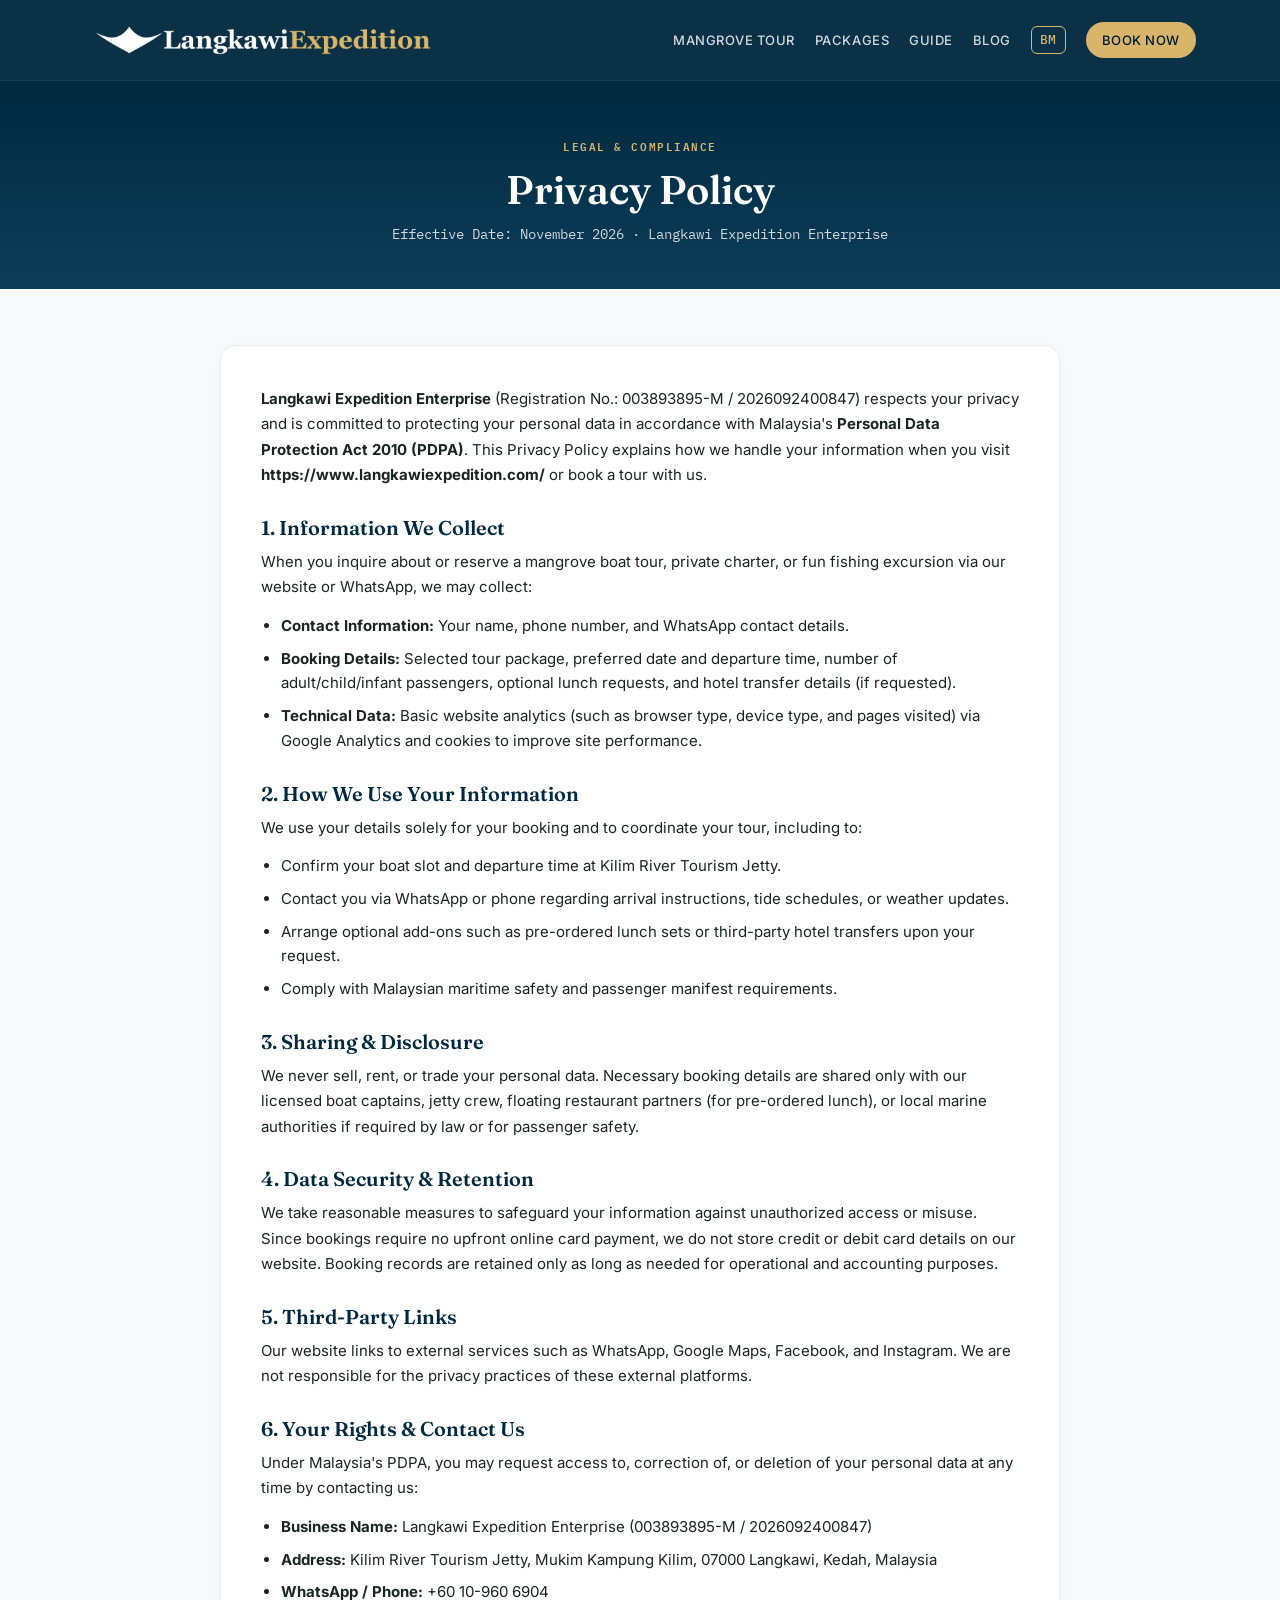
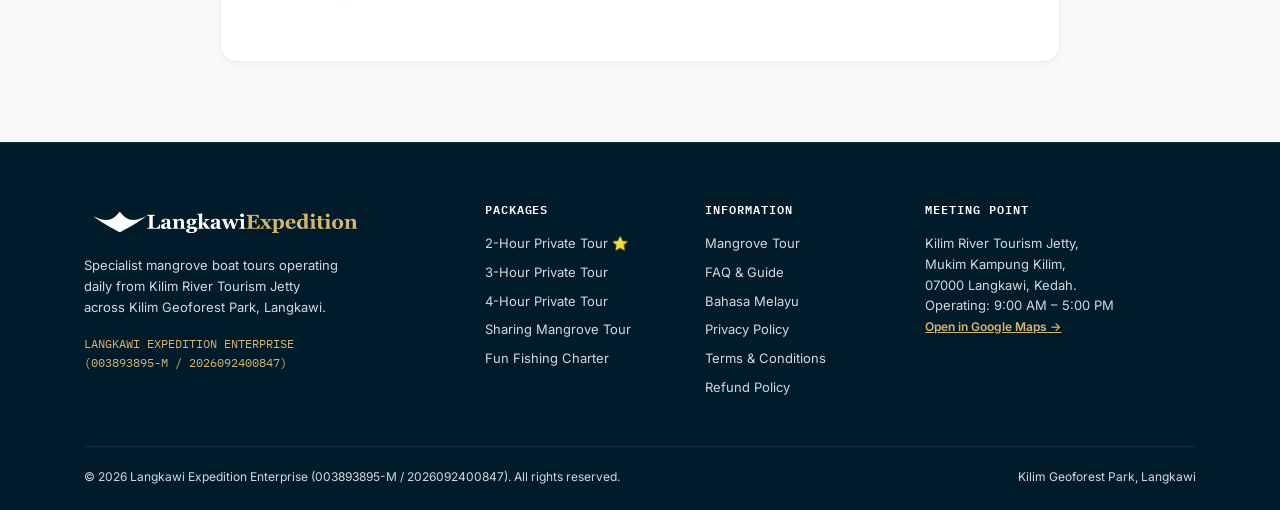
<file: privacy policy.html>
<!DOCTYPE html>
<html lang="en">
<head>
  <base href="/">
  <meta charset="UTF-8">
  <meta name="viewport" content="width=device-width, initial-scale=1.0">
  <link rel="icon" type="image/png" href="/favicon.png?v=2">
  <link rel="shortcut icon" href="/favicon.png?v=2">
  <link rel="apple-touch-icon" href="/favicon.png?v=2">

  <title>Privacy Policy | Langkawi Expedition</title>
  <meta name="description" content="Privacy Policy for Langkawi Expedition Enterprise explaining how we collect, use, and protect your personal data under Malaysia PDPA 2010.">
  <link rel="canonical" href="https://www.langkawiexpedition.com/privacy-policy">

  <link rel="preconnect" href="https://fonts.googleapis.com">
  <link rel="preconnect" href="https://fonts.gstatic.com" crossorigin>
  <link href="https://fonts.googleapis.com/css2?family=Fraunces:ital,opsz,wght@0,9..144,600;1,9..144,600&family=IBM+Plex+Mono:wght@400;500;600&family=Inter:wght@400;500;600;700&display=swap" rel="stylesheet">
  <link rel="stylesheet" href="style.css">

  <!-- Google tag (gtag.js) -->
  <script async src="https://www.googletagmanager.com/gtag/js?id=G-15919136080"></script>
  <script>
    window.dataLayer = window.dataLayer || [];
    function gtag(){dataLayer.push(arguments);}
    gtag('js', new Date());
    gtag('config', 'G-15919136080');
  </script>
</head>
<body id="top">

  <header class="site-header">
    <div class="wrap">
      <a href="/" class="logo-link">
        <img src="logo.png" alt="Langkawi Expedition Logo" class="site-logo" width="220" height="50">
      </a>
      <nav class="nav-links" aria-label="Main Navigation">
        <a href="/#mangrove-tour">MANGROVE TOUR</a>
        <a href="/#packages">PACKAGES</a>
        <a href="/#guide">GUIDE</a>
        <a href="/blog">BLOG</a>
        <a href="/bm" class="lang-switch">BM</a>
        <a href="#" class="nav-cta-btn wa-link" data-package="Direct Navigation Booking">BOOK NOW</a>
      </nav>
      <button class="nav-toggle" aria-label="Toggle navigation">☰</button>
    </div>
  </header>

  <main>
    <section class="legal-hero">
      <div class="wrap">
        <span class="eyebrow">Legal &amp; Compliance</span>
        <h1>Privacy Policy</h1>
        <p>Effective Date: November 2026 · Langkawi Expedition Enterprise</p>
      </div>
    </section>

    <section class="legal-section">
      <div class="wrap">
        <div class="legal-card">
          <p><strong>Langkawi Expedition Enterprise</strong> (Registration No.: 003893895-M / 2026092400847) respects your privacy and is committed to protecting your personal data in accordance with Malaysia's <strong>Personal Data Protection Act 2010 (PDPA)</strong>. This Privacy Policy explains how we handle your information when you visit <strong>https://www.langkawiexpedition.com/</strong> or book a tour with us.</p>

          <h2>1. Information We Collect</h2>
          <p>When you inquire about or reserve a mangrove boat tour, private charter, or fun fishing excursion via our website or WhatsApp, we may collect:</p>
          <ul>
            <li><strong>Contact Information:</strong> Your name, phone number, and WhatsApp contact details.</li>
            <li><strong>Booking Details:</strong> Selected tour package, preferred date and departure time, number of adult/child/infant passengers, optional lunch requests, and hotel transfer details (if requested).</li>
            <li><strong>Technical Data:</strong> Basic website analytics (such as browser type, device type, and pages visited) via Google Analytics and cookies to improve site performance.</li>
          </ul>

          <h2>2. How We Use Your Information</h2>
          <p>We use your details solely for your booking and to coordinate your tour, including to:</p>
          <ul>
            <li>Confirm your boat slot and departure time at Kilim River Tourism Jetty.</li>
            <li>Contact you via WhatsApp or phone regarding arrival instructions, tide schedules, or weather updates.</li>
            <li>Arrange optional add-ons such as pre-ordered lunch sets or third-party hotel transfers upon your request.</li>
            <li>Comply with Malaysian maritime safety and passenger manifest requirements.</li>
          </ul>

          <h2>3. Sharing &amp; Disclosure</h2>
          <p>We never sell, rent, or trade your personal data. Necessary booking details are shared only with our licensed boat captains, jetty crew, floating restaurant partners (for pre-ordered lunch), or local marine authorities if required by law or for passenger safety.</p>

          <h2>4. Data Security &amp; Retention</h2>
          <p>We take reasonable measures to safeguard your information against unauthorized access or misuse. Since bookings require no upfront online card payment, we do not store credit or debit card details on our website. Booking records are retained only as long as needed for operational and accounting purposes.</p>

          <h2>5. Third-Party Links</h2>
          <p>Our website links to external services such as WhatsApp, Google Maps, Facebook, and Instagram. We are not responsible for the privacy practices of these external platforms.</p>

          <h2>6. Your Rights &amp; Contact Us</h2>
          <p>Under Malaysia's PDPA, you may request access to, correction of, or deletion of your personal data at any time by contacting us:</p>
          <ul>
            <li><strong>Business Name:</strong> Langkawi Expedition Enterprise (003893895-M / 2026092400847)</li>
            <li><strong>Address:</strong> Kilim River Tourism Jetty, Mukim Kampung Kilim, 07000 Langkawi, Kedah, Malaysia</li>
            <li><strong>WhatsApp / Phone:</strong> +60 10-960 6904</li>
          </ul>
        </div>
      </div>
    </section>
  </main>

  <footer>
    <div class="wrap">
      <div class="footer-grid">
        <div class="footer-col">
          <img src="logo.png" alt="Langkawi Expedition" class="footer-logo" width="180" height="40" style="margin-bottom: 14px;">
          <p style="font-size: 13px; color: var(--text-inverse-muted); max-width: 32ch; line-height: 1.6; margin-bottom: 16px;">
            Specialist mangrove boat tours operating daily from Kilim River Tourism Jetty across Kilim Geoforest Park, Langkawi.
          </p>
          <p style="font-size: 12px; color: var(--accent-gold); font-family: var(--font-mono); margin-bottom: 16px;">
            LANGKAWI EXPEDITION ENTERPRISE<br>
            (003893895-M / 2026092400847)
          </p>
        </div>

        <div class="footer-col">
          <h4>Packages</h4>
          <ul>
            <li><a href="/#packages">2-Hour Private Tour ⭐</a></li>
            <li><a href="/#packages">3-Hour Private Tour</a></li>
            <li><a href="/#packages">4-Hour Private Tour</a></li>
            <li><a href="/#packages">Sharing Mangrove Tour</a></li>
            <li><a href="/#packages">Fun Fishing Charter</a></li>
          </ul>
        </div>

        <div class="footer-col">
          <h4>Information</h4>
          <ul>
            <li><a href="/#mangrove-tour">Mangrove Tour</a></li>
            <li><a href="/#guide">FAQ &amp; Guide</a></li>
            <li><a href="/bm">Bahasa Melayu</a></li>
            <li><a href="/privacy-policy">Privacy Policy</a></li>
            <li><a href="/terms-and-conditions">Terms &amp; Conditions</a></li>
            <li><a href="/refund-policy">Refund Policy</a></li>
          </ul>
        </div>

        <div class="footer-col">
          <h4>Meeting Point</h4>
          <p style="font-size: 13px; color: var(--text-inverse-muted); line-height: 1.6;">
            Kilim River Tourism Jetty,<br>
            Mukim Kampung Kilim,<br>
            07000 Langkawi, Kedah.<br>
            Operating: 9:00 AM – 5:00 PM
          </p>
          <a href="https://share.google/NGqfxPL3RGUM4oOZS" target="_blank" rel="noopener noreferrer" style="color: var(--accent-gold); font-size: 12px; font-weight: 600; text-decoration: underline;">
            Open in Google Maps →
          </a>
        </div>
      </div>

      <div class="footer-bottom">
        <span>&copy; <span id="year">2026</span> Langkawi Expedition Enterprise (003893895-M / 2026092400847). All rights reserved.</span>
        <span>Kilim Geoforest Park, Langkawi</span>
      </div>
    </div>
  </footer>

  <script>const WHATSAPP_NUMBER = "60109606904";</script>
  <script src="script.js"></script>
</body>
</html>
</file>
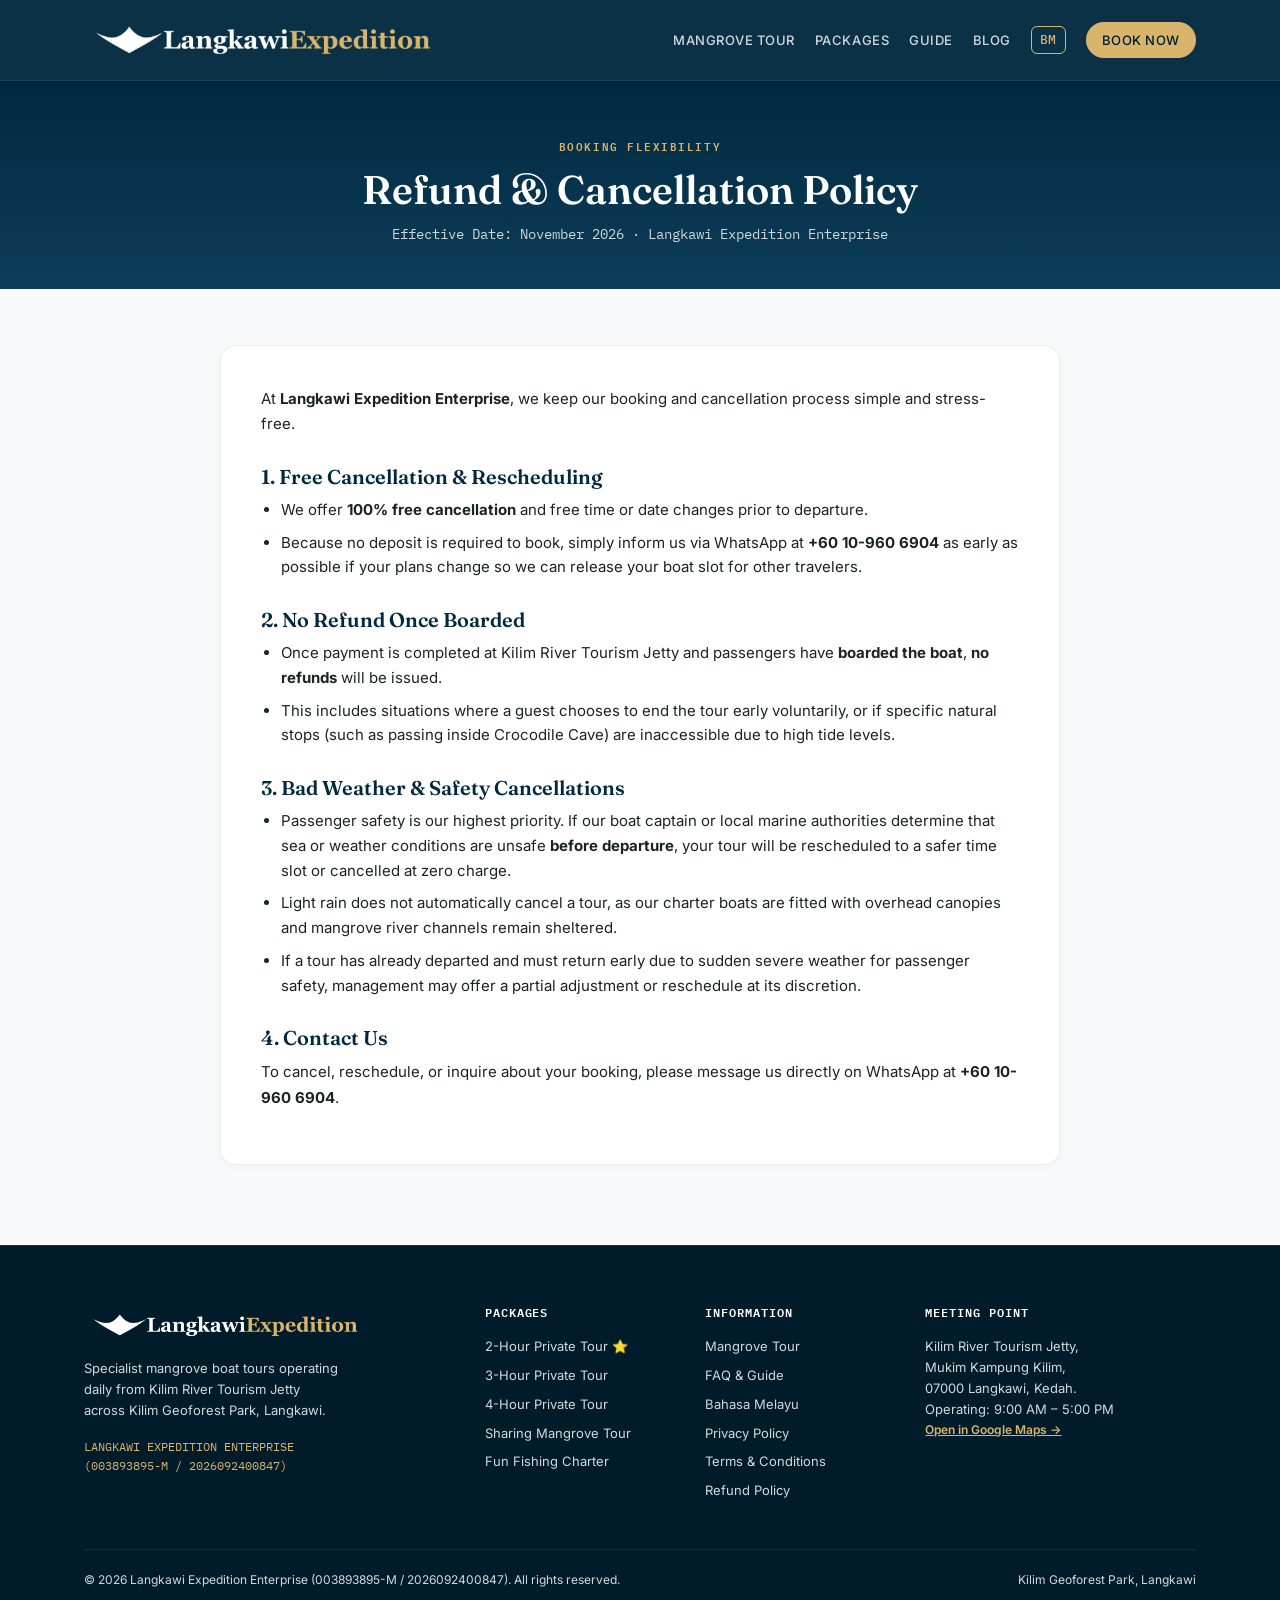
<file: refund policy.html>
<!DOCTYPE html>
<html lang="en">
<head>
  <base href="/">
  <meta charset="UTF-8">
  <meta name="viewport" content="width=device-width, initial-scale=1.0">
  <link rel="icon" type="image/png" href="/favicon.png?v=2">
  <link rel="shortcut icon" href="/favicon.png?v=2">
  <link rel="apple-touch-icon" href="/favicon.png?v=2">

  <title>Refund &amp; Cancellation Policy | Langkawi Expedition</title>
  <meta name="description" content="Free cancellation before departure with zero deposit. Read Langkawi Expedition Enterprise's Refund and Cancellation Policy.">
  <link rel="canonical" href="https://www.langkawiexpedition.com/refund-policy">

  <link rel="preconnect" href="https://fonts.googleapis.com">
  <link rel="preconnect" href="https://fonts.gstatic.com" crossorigin>
  <link href="https://fonts.googleapis.com/css2?family=Fraunces:ital,opsz,wght@0,9..144,600;1,9..144,600&family=IBM+Plex+Mono:wght@400;500;600&family=Inter:wght@400;500;600;700&display=swap" rel="stylesheet">
  <link rel="stylesheet" href="style.css">

  <!-- Google tag (gtag.js) -->
  <script async src="https://www.googletagmanager.com/gtag/js?id=G-15919136080"></script>
  <script>
    window.dataLayer = window.dataLayer || [];
    function gtag(){dataLayer.push(arguments);}
    gtag('js', new Date());
    gtag('config', 'G-15919136080');
  </script>
</head>
<body id="top">

  <header class="site-header">
    <div class="wrap">
      <a href="/" class="logo-link">
        <img src="logo.png" alt="Langkawi Expedition Logo" class="site-logo" width="220" height="50">
      </a>
      <nav class="nav-links" aria-label="Main Navigation">
        <a href="/#mangrove-tour">MANGROVE TOUR</a>
        <a href="/#packages">PACKAGES</a>
        <a href="/#guide">GUIDE</a>
        <a href="/blog">BLOG</a>
        <a href="/bm" class="lang-switch">BM</a>
        <a href="#" class="nav-cta-btn wa-link" data-package="Direct Navigation Booking">BOOK NOW</a>
      </nav>
      <button class="nav-toggle" aria-label="Toggle navigation">☰</button>
    </div>
  </header>

  <main>
    <section class="legal-hero">
      <div class="wrap">
        <span class="eyebrow">Booking Flexibility</span>
        <h1>Refund &amp; Cancellation Policy</h1>
        <p>Effective Date: November 2026 · Langkawi Expedition Enterprise</p>
      </div>
    </section>

    <section class="legal-section">
      <div class="wrap">
        <div class="legal-card">
          <p>At <strong>Langkawi Expedition Enterprise</strong>, we keep our booking and cancellation process simple and stress-free.</p>

          <h2>1. Free Cancellation &amp; Rescheduling</h2>
          <ul>
            <li>We offer <strong>100% free cancellation</strong> and free time or date changes prior to departure.</li>
            <li>Because no deposit is required to book, simply inform us via WhatsApp at <strong>+60 10-960 6904</strong> as early as possible if your plans change so we can release your boat slot for other travelers.</li>
          </ul>

          <h2>2. No Refund Once Boarded</h2>
          <ul>
            <li>Once payment is completed at Kilim River Tourism Jetty and passengers have <strong>boarded the boat</strong>, <strong>no refunds</strong> will be issued.</li>
            <li>This includes situations where a guest chooses to end the tour early voluntarily, or if specific natural stops (such as passing inside Crocodile Cave) are inaccessible due to high tide levels.</li>
          </ul>

          <h2>3. Bad Weather &amp; Safety Cancellations</h2>
          <ul>
            <li>Passenger safety is our highest priority. If our boat captain or local marine authorities determine that sea or weather conditions are unsafe <strong>before departure</strong>, your tour will be rescheduled to a safer time slot or cancelled at zero charge.</li>
            <li>Light rain does not automatically cancel a tour, as our charter boats are fitted with overhead canopies and mangrove river channels remain sheltered.</li>
            <li>If a tour has already departed and must return early due to sudden severe weather for passenger safety, management may offer a partial adjustment or reschedule at its discretion.</li>
          </ul>

          <h2>4. Contact Us</h2>
          <p>To cancel, reschedule, or inquire about your booking, please message us directly on WhatsApp at <strong>+60 10-960 6904</strong>.</p>
        </div>
      </div>
    </section>
  </main>

  <footer>
    <div class="wrap">
      <div class="footer-grid">
        <div class="footer-col">
          <img src="logo.png" alt="Langkawi Expedition" class="footer-logo" width="180" height="40" style="margin-bottom: 14px;">
          <p style="font-size: 13px; color: var(--text-inverse-muted); max-width: 32ch; line-height: 1.6; margin-bottom: 16px;">
            Specialist mangrove boat tours operating daily from Kilim River Tourism Jetty across Kilim Geoforest Park, Langkawi.
          </p>
          <p style="font-size: 12px; color: var(--accent-gold); font-family: var(--font-mono); margin-bottom: 16px;">
            LANGKAWI EXPEDITION ENTERPRISE<br>
            (003893895-M / 2026092400847)
          </p>
        </div>

        <div class="footer-col">
          <h4>Packages</h4>
          <ul>
            <li><a href="/#packages">2-Hour Private Tour ⭐</a></li>
            <li><a href="/#packages">3-Hour Private Tour</a></li>
            <li><a href="/#packages">4-Hour Private Tour</a></li>
            <li><a href="/#packages">Sharing Mangrove Tour</a></li>
            <li><a href="/#packages">Fun Fishing Charter</a></li>
          </ul>
        </div>

        <div class="footer-col">
          <h4>Information</h4>
          <ul>
            <li><a href="/#mangrove-tour">Mangrove Tour</a></li>
            <li><a href="/#guide">FAQ &amp; Guide</a></li>
            <li><a href="/bm">Bahasa Melayu</a></li>
            <li><a href="/privacy-policy">Privacy Policy</a></li>
            <li><a href="/terms-and-conditions">Terms &amp; Conditions</a></li>
            <li><a href="/refund-policy">Refund Policy</a></li>
          </ul>
        </div>

        <div class="footer-col">
          <h4>Meeting Point</h4>
          <p style="font-size: 13px; color: var(--text-inverse-muted); line-height: 1.6;">
            Kilim River Tourism Jetty,<br>
            Mukim Kampung Kilim,<br>
            07000 Langkawi, Kedah.<br>
            Operating: 9:00 AM – 5:00 PM
          </p>
          <a href="https://share.google/NGqfxPL3RGUM4oOZS" target="_blank" rel="noopener noreferrer" style="color: var(--accent-gold); font-size: 12px; font-weight: 600; text-decoration: underline;">
            Open in Google Maps →
          </a>
        </div>
      </div>

      <div class="footer-bottom">
        <span>&copy; <span id="year">2026</span> Langkawi Expedition Enterprise (003893895-M / 2026092400847). All rights reserved.</span>
        <span>Kilim Geoforest Park, Langkawi</span>
      </div>
    </div>
  </footer>

  <script>const WHATSAPP_NUMBER = "60109606904";</script>
  <script src="script.js"></script>
</body>
</html>
</file>
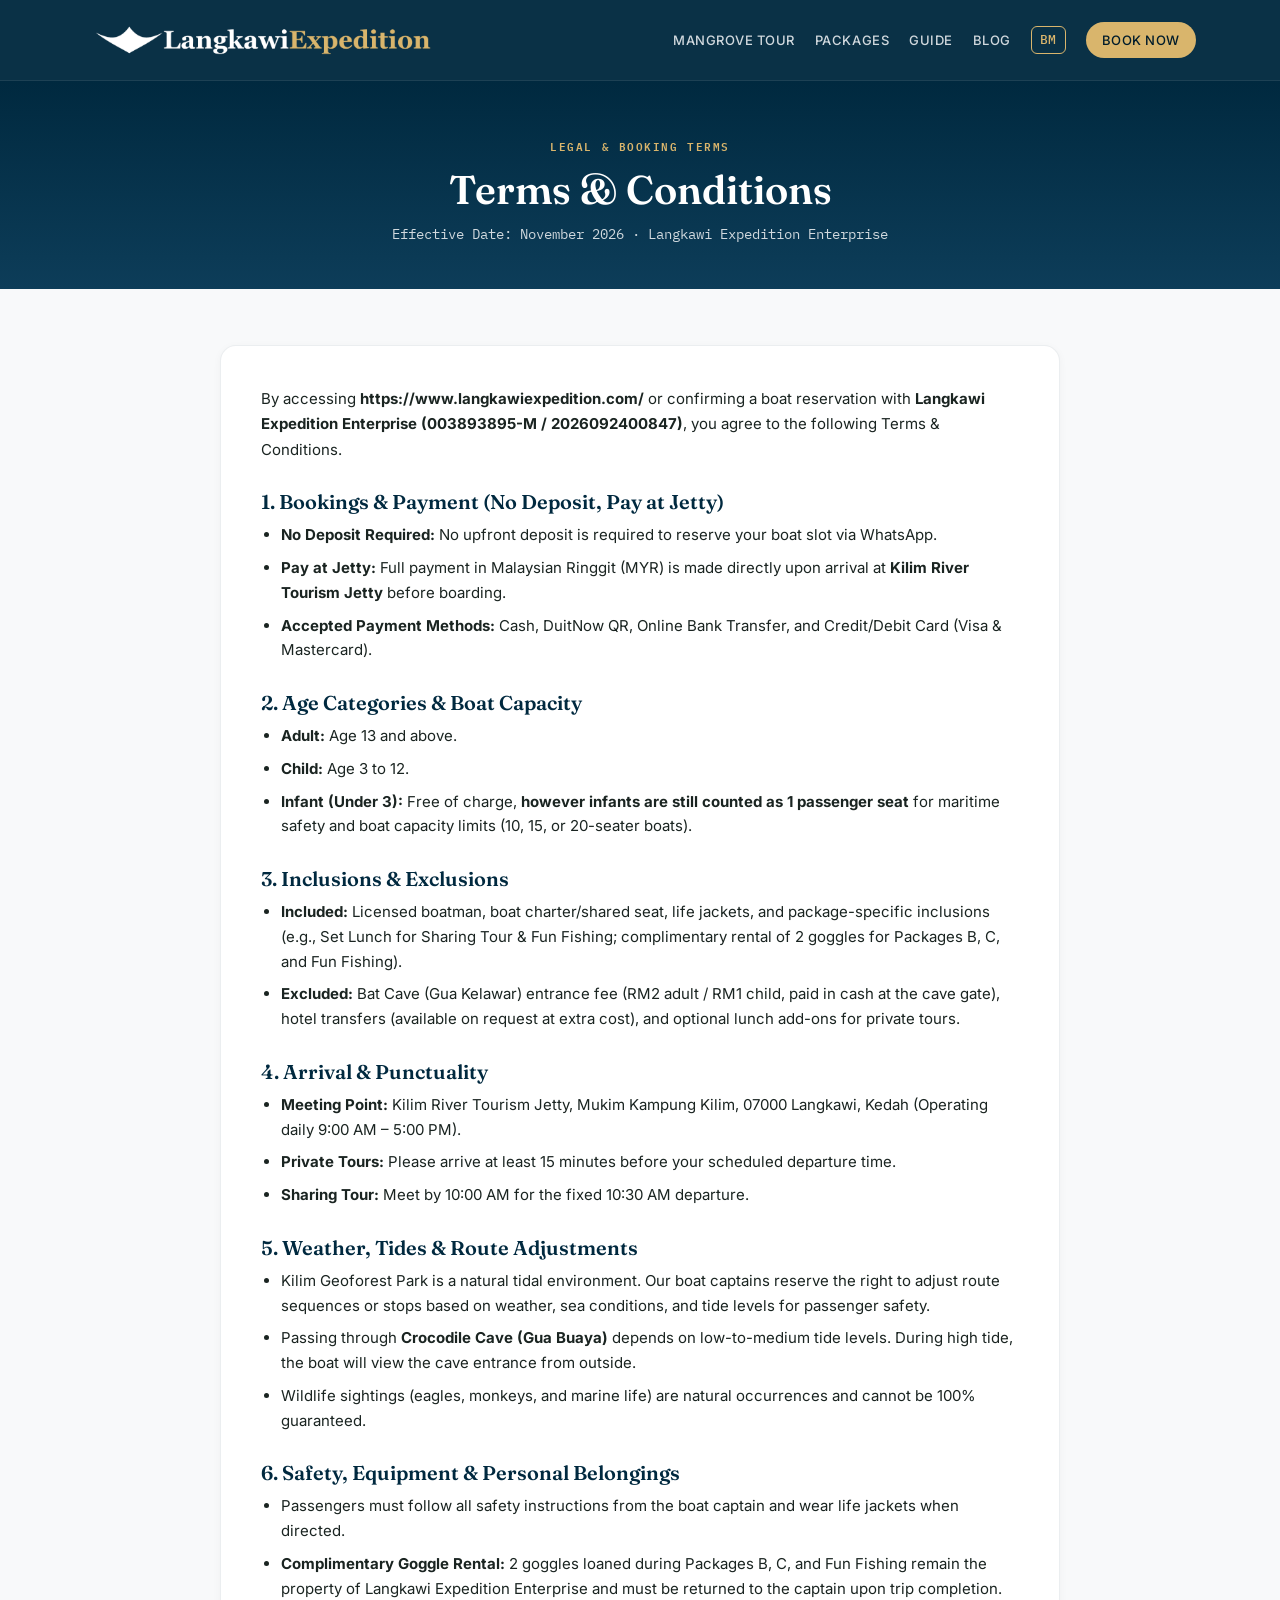
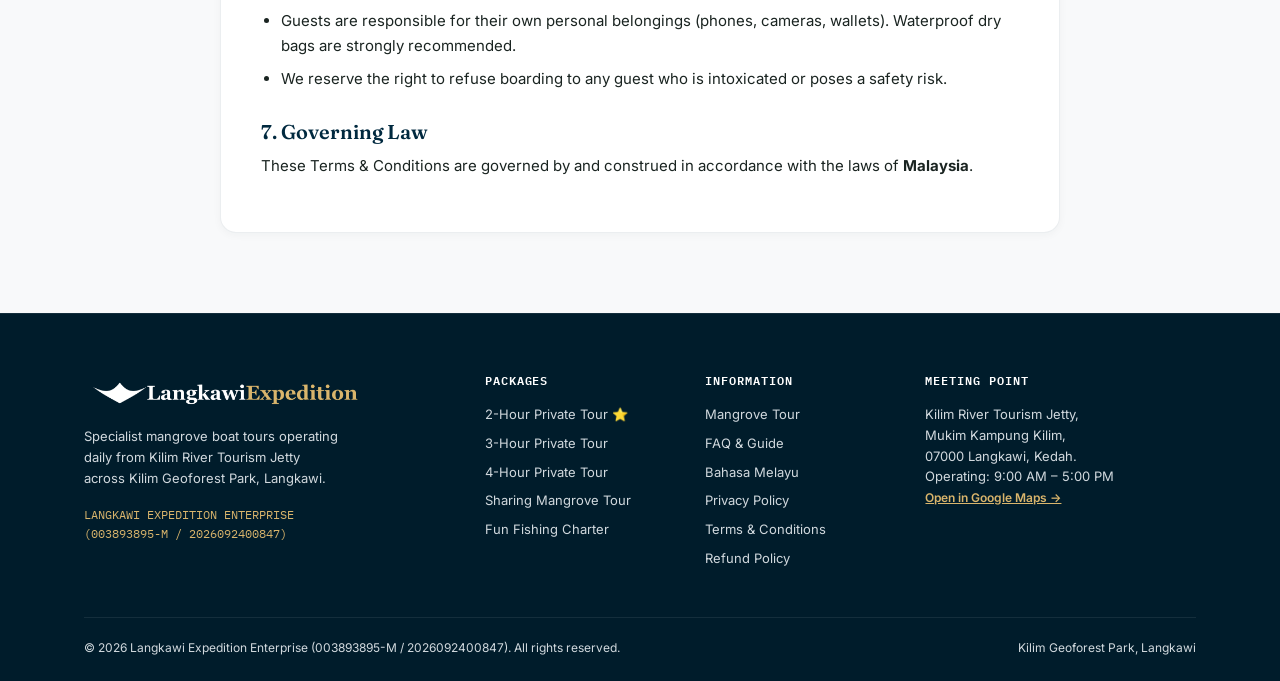
<file: terms and conditions.html>
<!DOCTYPE html>
<html lang="en">
<head>
  <base href="/">
  <meta charset="UTF-8">
  <meta name="viewport" content="width=device-width, initial-scale=1.0">
  <link rel="icon" type="image/png" href="/favicon.png?v=2">
  <link rel="shortcut icon" href="/favicon.png?v=2">
  <link rel="apple-touch-icon" href="/favicon.png?v=2">

  <title>Terms &amp; Conditions | Langkawi Expedition</title>
  <meta name="description" content="Terms and Conditions for booking Kilim Geoforest Park mangrove boat tours with Langkawi Expedition Enterprise. No deposit required, pay at Kilim Jetty.">
  <link rel="canonical" href="https://www.langkawiexpedition.com/terms-and-conditions">

  <link rel="preconnect" href="https://fonts.googleapis.com">
  <link rel="preconnect" href="https://fonts.gstatic.com" crossorigin>
  <link href="https://fonts.googleapis.com/css2?family=Fraunces:ital,opsz,wght@0,9..144,600;1,9..144,600&family=IBM+Plex+Mono:wght@400;500;600&family=Inter:wght@400;500;600;700&display=swap" rel="stylesheet">
  <link rel="stylesheet" href="style.css">

  <!-- Google tag (gtag.js) -->
  <script async src="https://www.googletagmanager.com/gtag/js?id=G-15919136080"></script>
  <script>
    window.dataLayer = window.dataLayer || [];
    function gtag(){dataLayer.push(arguments);}
    gtag('js', new Date());
    gtag('config', 'G-15919136080');
  </script>
</head>
<body id="top">

  <header class="site-header">
    <div class="wrap">
      <a href="/" class="logo-link">
        <img src="logo.png" alt="Langkawi Expedition Logo" class="site-logo" width="220" height="50">
      </a>
      <nav class="nav-links" aria-label="Main Navigation">
        <a href="/#mangrove-tour">MANGROVE TOUR</a>
        <a href="/#packages">PACKAGES</a>
        <a href="/#guide">GUIDE</a>
        <a href="/blog">BLOG</a>
        <a href="/bm" class="lang-switch">BM</a>
        <a href="#" class="nav-cta-btn wa-link" data-package="Direct Navigation Booking">BOOK NOW</a>
      </nav>
      <button class="nav-toggle" aria-label="Toggle navigation">☰</button>
    </div>
  </header>

  <main>
    <section class="legal-hero">
      <div class="wrap">
        <span class="eyebrow">Legal &amp; Booking Terms</span>
        <h1>Terms &amp; Conditions</h1>
        <p>Effective Date: November 2026 · Langkawi Expedition Enterprise</p>
      </div>
    </section>

    <section class="legal-section">
      <div class="wrap">
        <div class="legal-card">
          <p>By accessing <strong>https://www.langkawiexpedition.com/</strong> or confirming a boat reservation with <strong>Langkawi Expedition Enterprise (003893895-M / 2026092400847)</strong>, you agree to the following Terms &amp; Conditions.</p>

          <h2>1. Bookings &amp; Payment (No Deposit, Pay at Jetty)</h2>
          <ul>
            <li><strong>No Deposit Required:</strong> No upfront deposit is required to reserve your boat slot via WhatsApp.</li>
            <li><strong>Pay at Jetty:</strong> Full payment in Malaysian Ringgit (MYR) is made directly upon arrival at <strong>Kilim River Tourism Jetty</strong> before boarding.</li>
            <li><strong>Accepted Payment Methods:</strong> Cash, DuitNow QR, Online Bank Transfer, and Credit/Debit Card (Visa &amp; Mastercard).</li>
          </ul>

          <h2>2. Age Categories &amp; Boat Capacity</h2>
          <ul>
            <li><strong>Adult:</strong> Age 13 and above.</li>
            <li><strong>Child:</strong> Age 3 to 12.</li>
            <li><strong>Infant (Under 3):</strong> Free of charge, <strong>however infants are still counted as 1 passenger seat</strong> for maritime safety and boat capacity limits (10, 15, or 20-seater boats).</li>
          </ul>

          <h2>3. Inclusions &amp; Exclusions</h2>
          <ul>
            <li><strong>Included:</strong> Licensed boatman, boat charter/shared seat, life jackets, and package-specific inclusions (e.g., Set Lunch for Sharing Tour &amp; Fun Fishing; complimentary rental of 2 goggles for Packages B, C, and Fun Fishing).</li>
            <li><strong>Excluded:</strong> Bat Cave (Gua Kelawar) entrance fee (RM2 adult / RM1 child, paid in cash at the cave gate), hotel transfers (available on request at extra cost), and optional lunch add-ons for private tours.</li>
          </ul>

          <h2>4. Arrival &amp; Punctuality</h2>
          <ul>
            <li><strong>Meeting Point:</strong> Kilim River Tourism Jetty, Mukim Kampung Kilim, 07000 Langkawi, Kedah (Operating daily 9:00 AM – 5:00 PM).</li>
            <li><strong>Private Tours:</strong> Please arrive at least 15 minutes before your scheduled departure time.</li>
            <li><strong>Sharing Tour:</strong> Meet by 10:00 AM for the fixed 10:30 AM departure.</li>
          </ul>

          <h2>5. Weather, Tides &amp; Route Adjustments</h2>
          <ul>
            <li>Kilim Geoforest Park is a natural tidal environment. Our boat captains reserve the right to adjust route sequences or stops based on weather, sea conditions, and tide levels for passenger safety.</li>
            <li>Passing through <strong>Crocodile Cave (Gua Buaya)</strong> depends on low-to-medium tide levels. During high tide, the boat will view the cave entrance from outside.</li>
            <li>Wildlife sightings (eagles, monkeys, and marine life) are natural occurrences and cannot be 100% guaranteed.</li>
          </ul>

          <h2>6. Safety, Equipment &amp; Personal Belongings</h2>
          <ul>
            <li>Passengers must follow all safety instructions from the boat captain and wear life jackets when directed.</li>
            <li><strong>Complimentary Goggle Rental:</strong> 2 goggles loaned during Packages B, C, and Fun Fishing remain the property of Langkawi Expedition Enterprise and must be returned to the captain upon trip completion.</li>
            <li>Guests are responsible for their own personal belongings (phones, cameras, wallets). Waterproof dry bags are strongly recommended.</li>
            <li>We reserve the right to refuse boarding to any guest who is intoxicated or poses a safety risk.</li>
          </ul>

          <h2>7. Governing Law</h2>
          <p>These Terms &amp; Conditions are governed by and construed in accordance with the laws of <strong>Malaysia</strong>.</p>
        </div>
      </div>
    </section>
  </main>

  <footer>
    <div class="wrap">
      <div class="footer-grid">
        <div class="footer-col">
          <img src="logo.png" alt="Langkawi Expedition" class="footer-logo" width="180" height="40" style="margin-bottom: 14px;">
          <p style="font-size: 13px; color: var(--text-inverse-muted); max-width: 32ch; line-height: 1.6; margin-bottom: 16px;">
            Specialist mangrove boat tours operating daily from Kilim River Tourism Jetty across Kilim Geoforest Park, Langkawi.
          </p>
          <p style="font-size: 12px; color: var(--accent-gold); font-family: var(--font-mono); margin-bottom: 16px;">
            LANGKAWI EXPEDITION ENTERPRISE<br>
            (003893895-M / 2026092400847)
          </p>
        </div>

        <div class="footer-col">
          <h4>Packages</h4>
          <ul>
            <li><a href="/#packages">2-Hour Private Tour ⭐</a></li>
            <li><a href="/#packages">3-Hour Private Tour</a></li>
            <li><a href="/#packages">4-Hour Private Tour</a></li>
            <li><a href="/#packages">Sharing Mangrove Tour</a></li>
            <li><a href="/#packages">Fun Fishing Charter</a></li>
          </ul>
        </div>

        <div class="footer-col">
          <h4>Information</h4>
          <ul>
            <li><a href="/#mangrove-tour">Mangrove Tour</a></li>
            <li><a href="/#guide">FAQ &amp; Guide</a></li>
            <li><a href="/bm">Bahasa Melayu</a></li>
            <li><a href="/privacy-policy">Privacy Policy</a></li>
            <li><a href="/terms-and-conditions">Terms &amp; Conditions</a></li>
            <li><a href="/refund-policy">Refund Policy</a></li>
          </ul>
        </div>

        <div class="footer-col">
          <h4>Meeting Point</h4>
          <p style="font-size: 13px; color: var(--text-inverse-muted); line-height: 1.6;">
            Kilim River Tourism Jetty,<br>
            Mukim Kampung Kilim,<br>
            07000 Langkawi, Kedah.<br>
            Operating: 9:00 AM – 5:00 PM
          </p>
          <a href="https://share.google/NGqfxPL3RGUM4oOZS" target="_blank" rel="noopener noreferrer" style="color: var(--accent-gold); font-size: 12px; font-weight: 600; text-decoration: underline;">
            Open in Google Maps →
          </a>
        </div>
      </div>

      <div class="footer-bottom">
        <span>&copy; <span id="year">2026</span> Langkawi Expedition Enterprise (003893895-M / 2026092400847). All rights reserved.</span>
        <span>Kilim Geoforest Park, Langkawi</span>
      </div>
    </div>
  </footer>

  <script>const WHATSAPP_NUMBER = "60109606904";</script>
  <script src="script.js"></script>
</body>
</html>
</file>
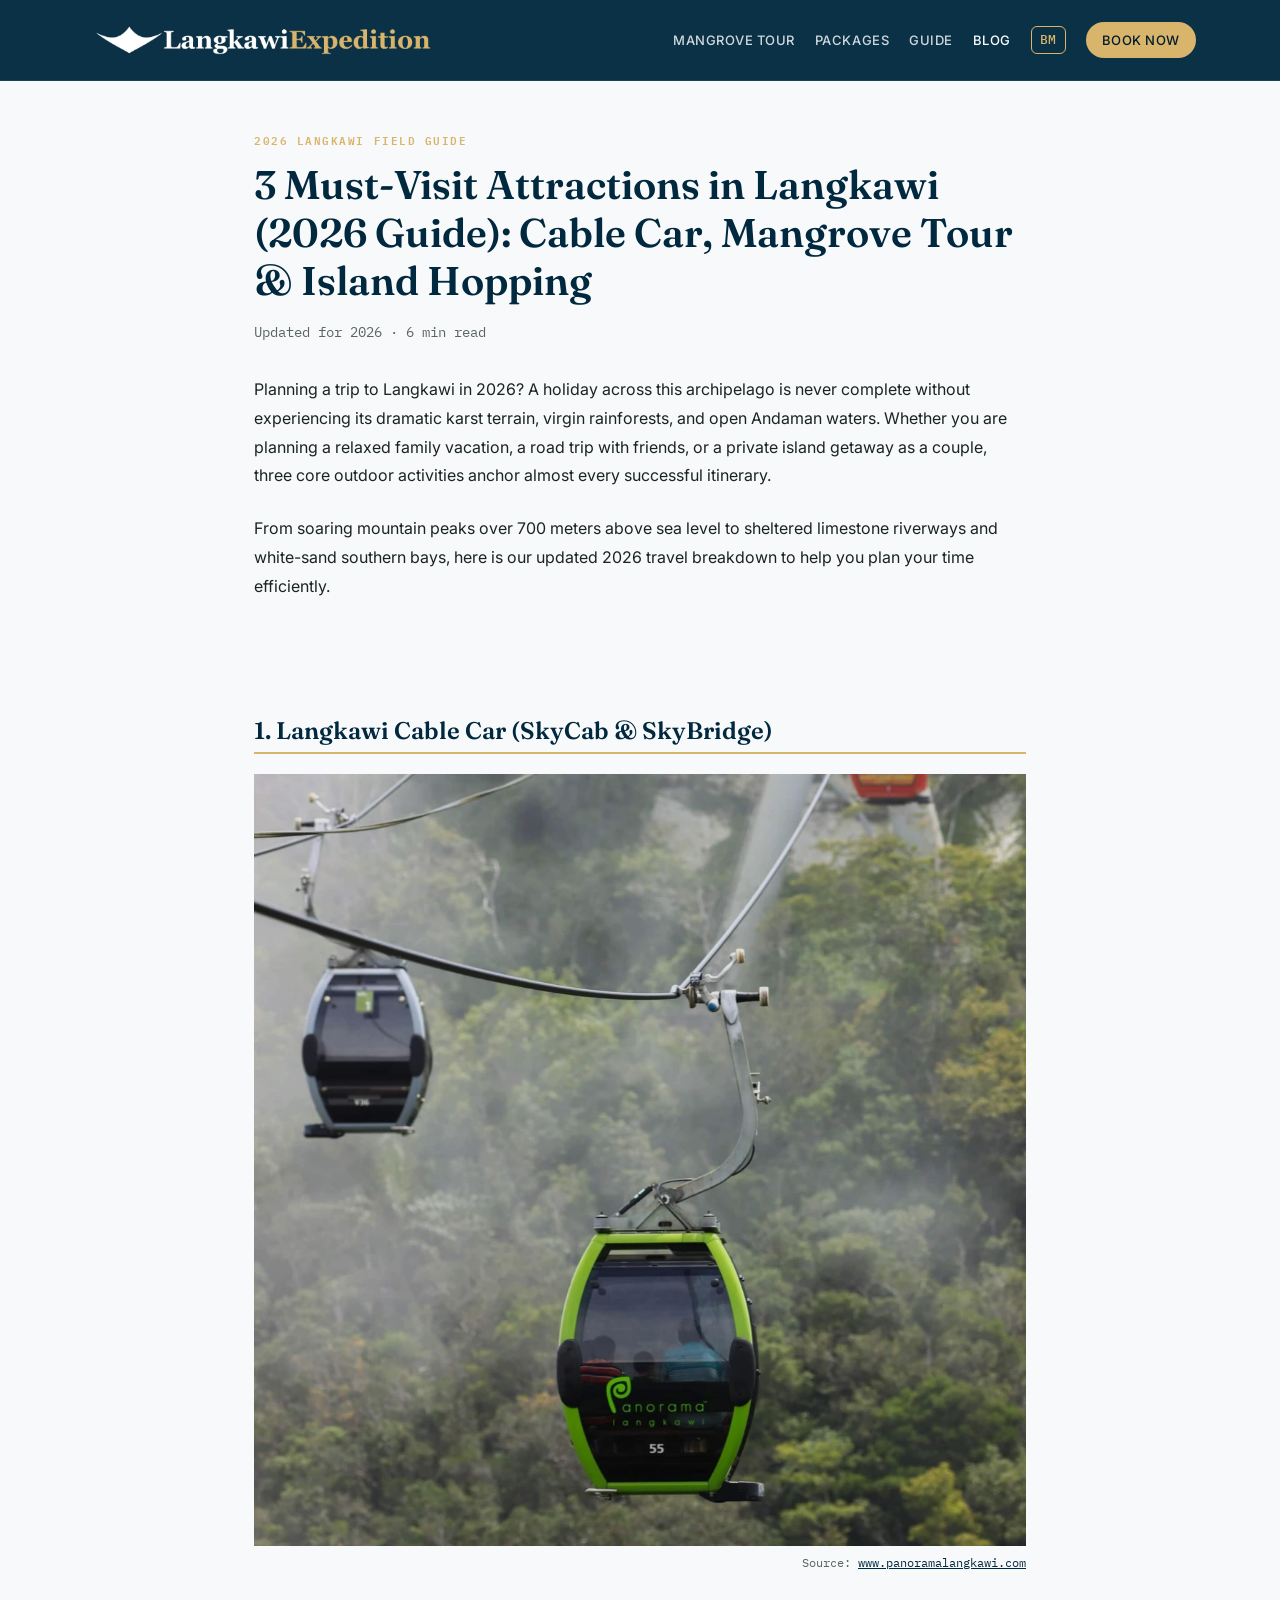
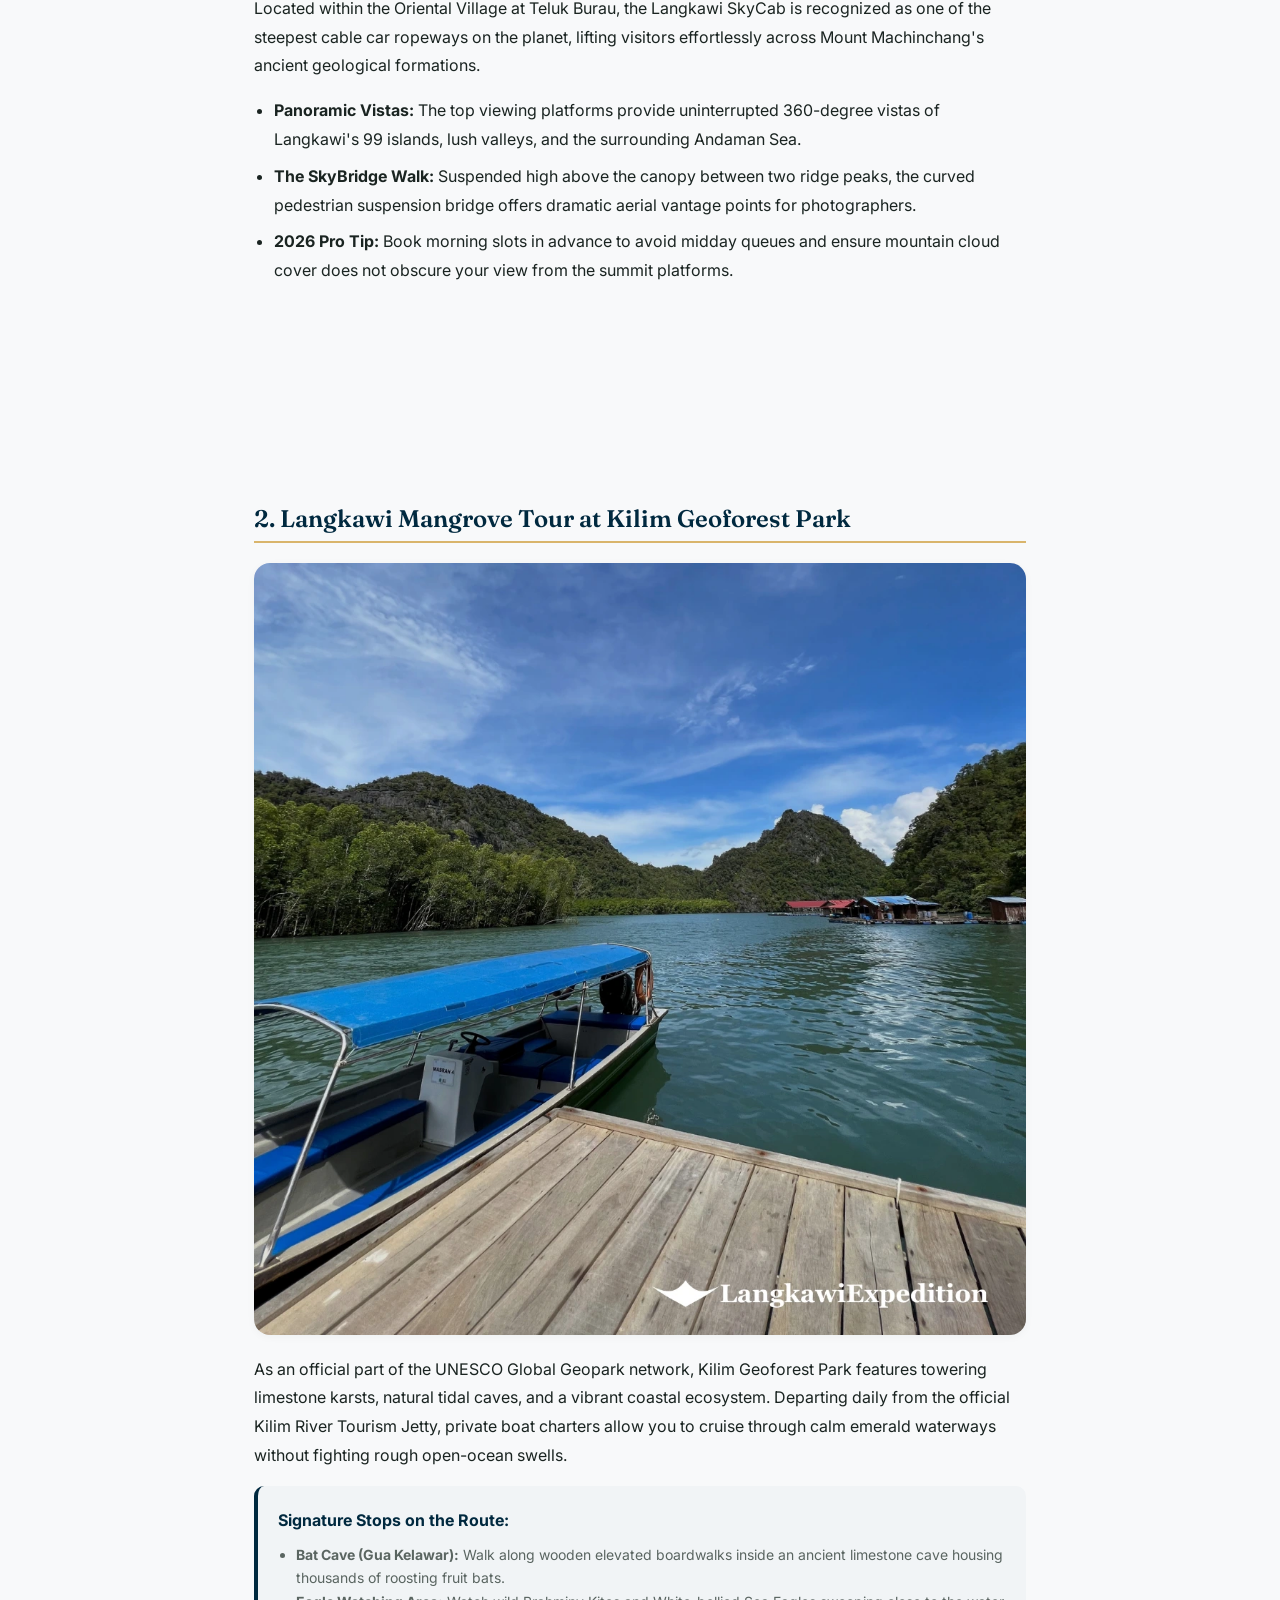
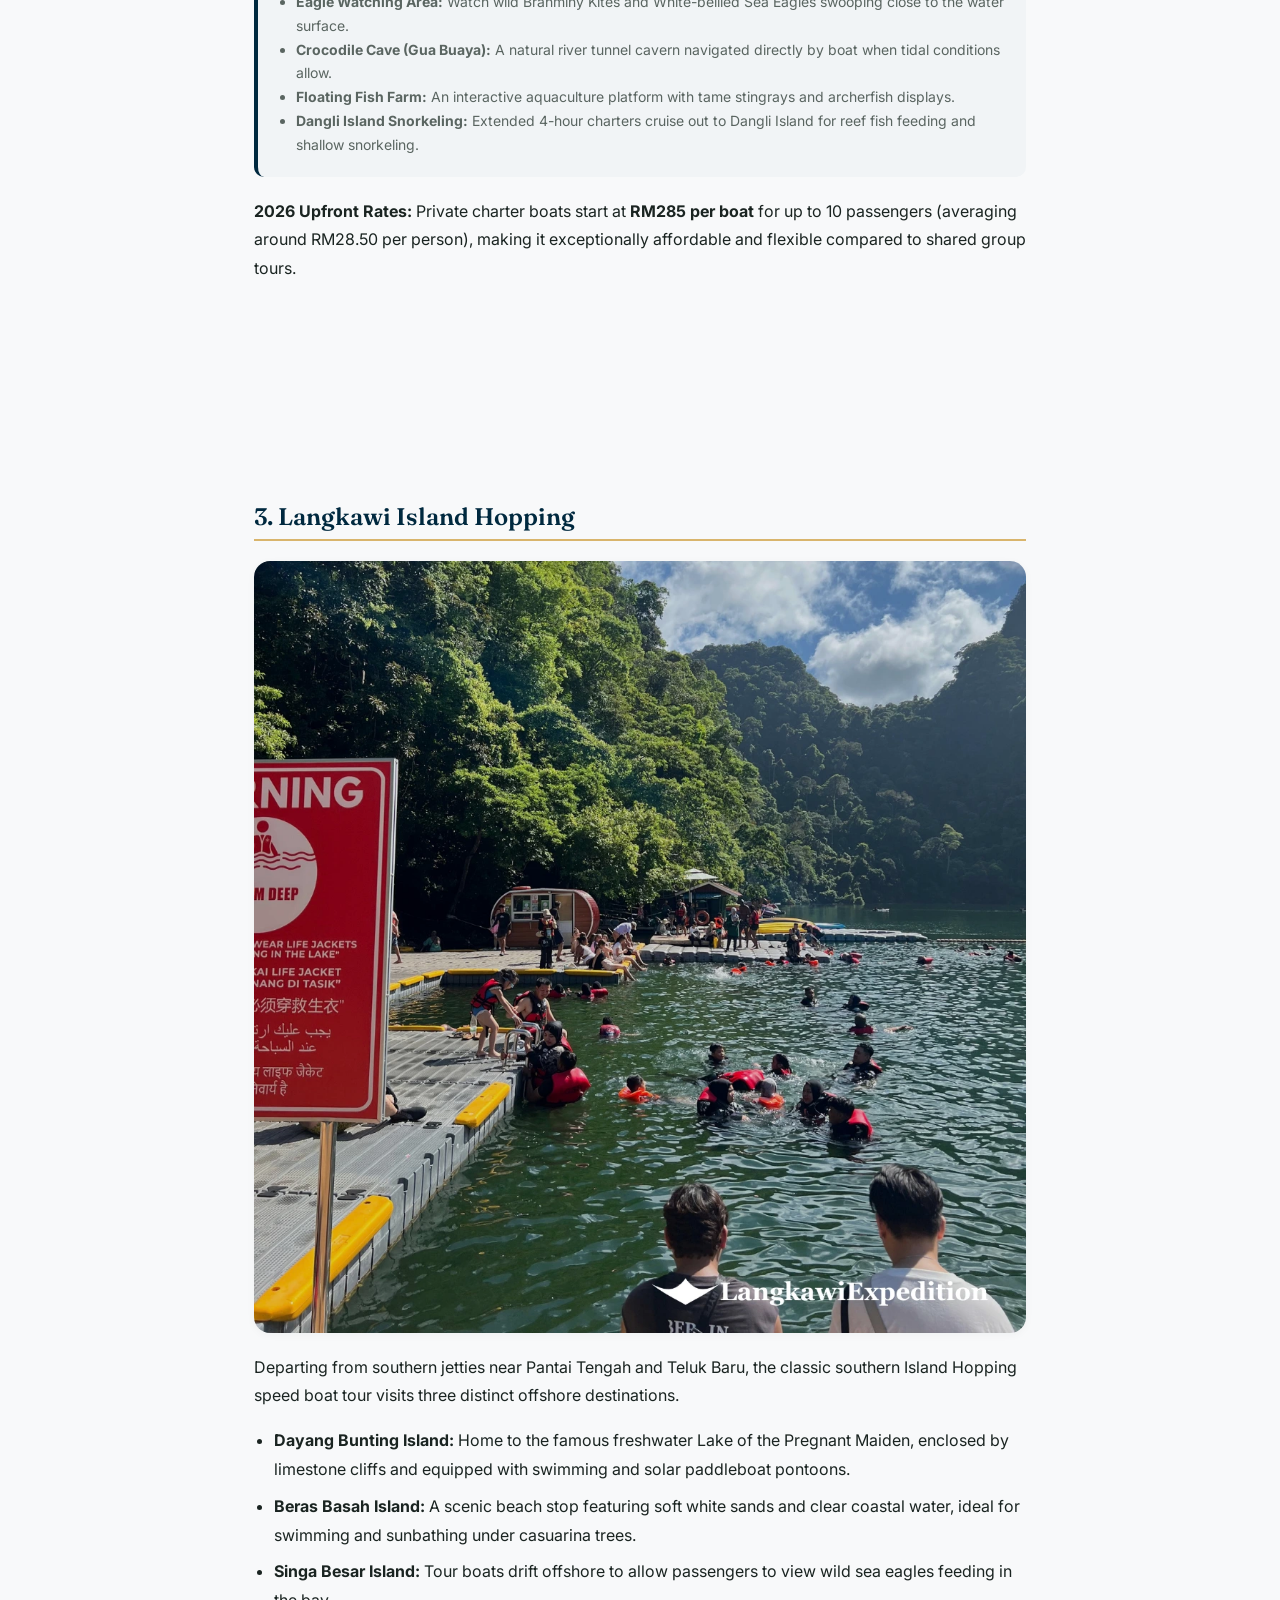
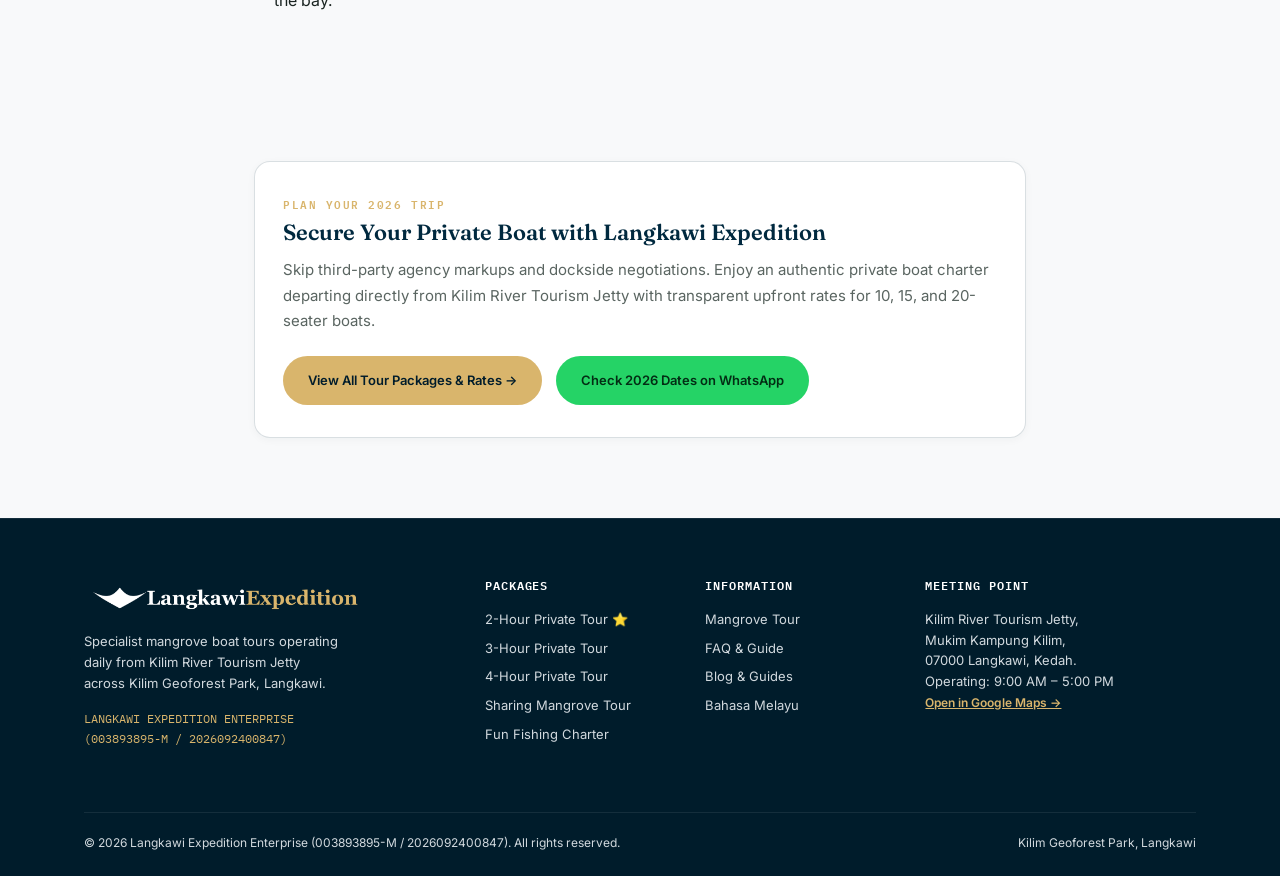
<file: blog/3-must-visit-attractions-in-langkawi-2026.html>
<!DOCTYPE html>
<html lang="en">
<head>
  <base href="/">
  <meta charset="UTF-8">
  <meta name="viewport" content="width=device-width, initial-scale=1.0">

  <link rel="icon" type="image/png" href="/favicon.png?v=2">
  <link rel="shortcut icon" href="/favicon.png?v=2">
  <link rel="apple-touch-icon" href="/favicon.png?v=2">

  <title>3 Must-Visit Attractions in Langkawi (2026 Guide): Cable Car, Mangrove Tour & Island Hopping</title>
  <meta name="description" content="Updated 2026 travel guide to Langkawi's top 3 activities: Langkawi Cable Car, Kilim Mangrove boat tour (from RM285/boat), and southern Island Hopping.">
  <link rel="canonical" href="https://www.langkawiexpedition.com/blog/3-must-visit-attractions-in-langkawi-2026">

  <!-- Open Graph -->
  <meta property="og:type" content="article">
  <meta property="og:site_name" content="Langkawi Expedition">
  <meta property="og:title" content="3 Must-Visit Attractions in Langkawi (2026 Guide): Cable Car, Mangrove Tour & Island Hopping">
  <meta property="og:description" content="The definitive 2026 guide to exploring Mount Machinchang, Kilim Geoforest Park, and southern Langkawi islands.">
  <meta property="og:url" content="https://www.langkawiexpedition.com/blog/3-must-visit-attractions-in-langkawi-2026">
  <meta property="og:image" content="https://www.langkawiexpedition.com/kilim-geoforest-park-langkawi-sign.webp">

  <!-- Fonts & Stylesheet -->
  <link rel="preconnect" href="https://fonts.googleapis.com">
  <link rel="preconnect" href="https://fonts.gstatic.com" crossorigin>
  <link href="https://fonts.googleapis.com/css2?family=Fraunces:ital,opsz,wght@0,9..144,600;1,9..144,600&family=IBM+Plex+Mono:wght@400;500;600&family=Inter:wght@400;500;600;700&display=swap" rel="stylesheet">
  <link rel="stylesheet" href="style.css">

  <!-- Schema.org BlogPosting -->
  <script type="application/ld+json">
  {
    "@context": "https://schema.org",
    "@type": "BlogPosting",
    "headline": "3 Must-Visit Attractions in Langkawi (2026 Guide): Cable Car, Mangrove Tour & Island Hopping",
    "description": "The definitive 2026 itinerary guide covering the Langkawi Cable Car, Kilim Geoforest Mangrove boat tours, and southern Island Hopping.",
    "image": "https://www.langkawiexpedition.com/kilim-geoforest-park-langkawi-sign.webp",
    "datePublished": "2026-10-07",
    "dateModified": "2026-10-07",
    "author": {
      "@type": "Organization",
      "name": "Langkawi Expedition"
    },
    "publisher": {
      "@type": "Organization",
      "name": "Langkawi Expedition",
      "logo": {
        "@type": "ImageObject",
        "url": "https://www.langkawiexpedition.com/logo.png"
      }
    },
    "mainEntityOfPage": "https://www.langkawiexpedition.com/blog/3-must-visit-attractions-in-langkawi-2026"
  }
  </script>
</head>
<body id="top">

  <!-- Desktop Header -->
  <header class="site-header">
    <div class="wrap">
      <a href="/" class="logo-link">
        <img src="logo.png" alt="Langkawi Expedition Logo" class="site-logo" width="220" height="50">
      </a>
      
      <nav class="nav-links" aria-label="Main Navigation">
        <a href="/#mangrove-tour">MANGROVE TOUR</a>
        <a href="/#packages">PACKAGES</a>
        <a href="/#guide">GUIDE</a>
        <a href="/blog" class="active">BLOG</a>
        <a href="/bm" class="lang-switch">BM</a>
        <a href="#" class="nav-cta-btn wa-link" data-package="Article Top CTA - 3 Attractions 2026">BOOK NOW</a>
      </nav>

      <button class="nav-toggle" aria-label="Toggle navigation">☰</button>
    </div>
  </header>

  <main style="padding: 50px 0 80px;">
    <article class="wrap" style="max-width: 820px;">
      
      <header style="margin-bottom: 32px;">
        <span class="eyebrow">2026 Langkawi Field Guide</span>
        <h1 style="font-size: clamp(28px, 4vw, 40px); line-height: 1.2; margin-bottom: 16px;">
          3 Must-Visit Attractions in Langkawi (2026 Guide): Cable Car, Mangrove Tour &amp; Island Hopping
        </h1>
        <p style="font-size: 14px; color: var(--text-muted); font-family: var(--font-mono);">
          Updated for 2026 · 6 min read
        </p>
      </header>

      <div style="font-size: 16px; line-height: 1.8; color: var(--text-main);">
        <p style="margin-bottom: 24px;">
          Planning a trip to Langkawi in 2026? A holiday across this archipelago is never complete without experiencing its dramatic karst terrain, virgin rainforests, and open Andaman waters. Whether you are planning a relaxed family vacation, a road trip with friends, or a private island getaway as a couple, three core outdoor activities anchor almost every successful itinerary.
        </p>

        <p style="margin-bottom: 36px;">
          From soaring mountain peaks over 700 meters above sea level to sheltered limestone riverways and white-sand southern bays, here is our updated 2026 travel breakdown to help you plan your time efficiently.
        </p>

        <!-- Attraction 1 -->
        <section style="margin-bottom: 44px;">
          <h2 style="font-size: 24px; color: var(--brand-navy); margin-bottom: 14px; border-bottom: 2px solid var(--accent-gold); padding-bottom: 8px;">
            1. Langkawi Cable Car (SkyCab &amp; SkyBridge)
          </h2>

<div style="margin: 20px 0;">
 <img src="image/langkawi-cable-car-panorama-skycab-machinchang.webp" 
     alt="Green Panorama Langkawi SkyCab gondola ascending through the mist above Mount Machinchang rainforest" 
     width="820" height="820" loading="eager" style="width: 100%; height: auto; object-fit: cover; display: block;">
       
  <p style="font-size: 12px; color: var(--text-muted); font-family: var(--font-mono); margin-top: 6px; text-align: right;">
    Source: <a href="https://www.panoramalangkawi.com" target="_blank" rel="noopener noreferrer" style="color: var(--brand-navy); text-decoration: underline;">www.panoramalangkawi.com</a>
  </p>
</div>

          <p style="margin-bottom: 16px;">
            Located within the Oriental Village at Teluk Burau, the Langkawi SkyCab is recognized as one of the steepest cable car ropeways on the planet, lifting visitors effortlessly across Mount Machinchang's ancient geological formations.
          </p>
          <ul style="margin-left: 20px; margin-bottom: 16px;">
            <li style="margin-bottom: 8px;"><strong>Panoramic Vistas:</strong> The top viewing platforms provide uninterrupted 360-degree vistas of Langkawi's 99 islands, lush valleys, and the surrounding Andaman Sea.</li>
            <li style="margin-bottom: 8px;"><strong>The SkyBridge Walk:</strong> Suspended high above the canopy between two ridge peaks, the curved pedestrian suspension bridge offers dramatic aerial vantage points for photographers.</li>
            <li style="margin-bottom: 8px;"><strong>2026 Pro Tip:</strong> Book morning slots in advance to avoid midday queues and ensure mountain cloud cover does not obscure your view from the summit platforms.</li>
          </ul>
        </section>

        <!-- Attraction 2 -->
        <section style="margin-bottom: 44px;">
          <h2 style="font-size: 24px; color: var(--brand-navy); margin-bottom: 14px; border-bottom: 2px solid var(--accent-gold); padding-bottom: 8px;">
            2. Langkawi Mangrove Tour at Kilim Geoforest Park
          </h2>
<div style="margin: 20px 0; border-radius: var(--radius-lg); overflow: hidden; box-shadow: var(--shadow-sm);">
            <img src="image/private-boat-tour-kilim-geoforest-mangrove-langkawi.webp" 
     alt="Langkawi Expedition blue canopy private charter boat docked along the wooden pier at Kilim Geoforest Park" 
     width="820" height="820" loading="eager" style="width: 100%; height: auto; object-fit: cover; display: block;">
          </div>

          <p style="margin-bottom: 16px;">
            As an official part of the UNESCO Global Geopark network, Kilim Geoforest Park features towering limestone karsts, natural tidal caves, and a vibrant coastal ecosystem. Departing daily from the official Kilim River Tourism Jetty, private boat charters allow you to cruise through calm emerald waterways without fighting rough open-ocean swells.
          </p>
          
          <div style="background: var(--bg-subtle); padding: 20px; border-radius: var(--radius-md); border-left: 4px solid var(--brand-navy); margin-bottom: 20px;">
            <strong style="display: block; color: var(--brand-navy); margin-bottom: 8px;">Signature Stops on the Route:</strong>
            <ul style="margin-left: 18px; font-size: 14px; color: var(--text-muted); line-height: 1.7;">
              <li><strong>Bat Cave (Gua Kelawar):</strong> Walk along wooden elevated boardwalks inside an ancient limestone cave housing thousands of roosting fruit bats.</li>
              <li><strong>Eagle Watching Area:</strong> Watch wild Brahminy Kites and White-bellied Sea Eagles swooping close to the water surface.</li>
              <li><strong>Crocodile Cave (Gua Buaya):</strong> A natural river tunnel cavern navigated directly by boat when tidal conditions allow.</li>
              <li><strong>Floating Fish Farm:</strong> An interactive aquaculture platform with tame stingrays and archerfish displays.</li>
              <li><strong>Dangli Island Snorkeling:</strong> Extended 4-hour charters cruise out to Dangli Island for reef fish feeding and shallow snorkeling.</li>
            </ul>
          </div>

          <p style="margin-bottom: 16px;">
            <strong>2026 Upfront Rates:</strong> Private charter boats start at <strong>RM285 per boat</strong> for up to 10 passengers (averaging around RM28.50 per person), making it exceptionally affordable and flexible compared to shared group tours.
          </p>
        </section>

        <!-- Attraction 3 -->
        <section style="margin-bottom: 44px;">
          <h2 style="font-size: 24px; color: var(--brand-navy); margin-bottom: 14px; border-bottom: 2px solid var(--accent-gold); padding-bottom: 8px;">
            3. Langkawi Island Hopping
          </h2>

<div style="margin: 20px 0; border-radius: var(--radius-lg); overflow: hidden; box-shadow: var(--shadow-sm);">
            <img src="image/dayang-bunting-lake-swimming-langkawi-island-hopping.webp" 
     alt="Tourists in red life jackets swimming from floating pontoon docks at Lake of the Pregnant Maiden in Langkawi" 
     width="820" height="820" loading="lazy" style="width: 100%; height: auto; object-fit: cover; display: block;">
          </div>

          <p style="margin-bottom: 16px;">
            Departing from southern jetties near Pantai Tengah and Teluk Baru, the classic southern Island Hopping speed boat tour visits three distinct offshore destinations.
          </p>
          <ul style="margin-left: 20px; margin-bottom: 16px;">
            <li style="margin-bottom: 8px;"><strong>Dayang Bunting Island:</strong> Home to the famous freshwater Lake of the Pregnant Maiden, enclosed by limestone cliffs and equipped with swimming and solar paddleboat pontoons.</li>
            <li style="margin-bottom: 8px;"><strong>Beras Basah Island:</strong> A scenic beach stop featuring soft white sands and clear coastal water, ideal for swimming and sunbathing under casuarina trees.</li>
            <li style="margin-bottom: 8px;"><strong>Singa Besar Island:</strong> Tour boats drift offshore to allow passengers to view wild sea eagles feeding in the bay.</li>
          </ul>
        </section>

        <!-- Comparison / Summary -->
        <section style="background: var(--bg-surface); border: 1px solid var(--border-medium); border-radius: var(--radius-lg); padding: 32px 28px; box-shadow: var(--shadow-sm); margin-top: 50px;">
          <span class="eyebrow" style="margin-bottom: 6px;">Plan Your 2026 Trip</span>
          <h3 style="font-size: 22px; color: var(--brand-navy); margin-bottom: 12px;">
            Secure Your Private Boat with Langkawi Expedition
          </h3>
          <p style="font-size: 15px; color: var(--text-muted); line-height: 1.7; margin-bottom: 22px;">
            Skip third-party agency markups and dockside negotiations. Enjoy an authentic private boat charter departing directly from Kilim River Tourism Jetty with transparent upfront rates for 10, 15, and 20-seater boats.
          </p>
          
          <div style="display: flex; gap: 14px; flex-wrap: wrap;">
            <a href="/#packages" class="btn btn-primary" style="font-size: 13px;">View All Tour Packages &amp; Rates →</a>
            <a href="#" class="btn btn-whatsapp wa-link" data-package="Article Bottom CTA - 3 Attractions 2026" style="font-size: 13px;">Check 2026 Dates on WhatsApp</a>
          </div>
        </section>

      </div>
    </article>
  </main>

  <!-- Sticky Mobile CTA -->
  <div class="mobile-sticky-bar">
    <a href="#" class="btn btn-whatsapp wa-link" data-package="Mobile Sticky Bar - 3 Attractions Article" style="width: 100%;">
      CHECK AVAILABILITY ON WHATSAPP
    </a>
  </div>

  <!-- FOOTER -->
  <footer>
    <div class="wrap">
      <div class="footer-grid">
        <div class="footer-col">
          <img src="logo.png" alt="Langkawi Expedition" class="footer-logo" width="180" height="40" style="margin-bottom: 14px;">
          <p style="font-size: 13px; color: var(--text-inverse-muted); max-width: 32ch; line-height: 1.6; margin-bottom: 16px;">
            Specialist mangrove boat tours operating daily from Kilim River Tourism Jetty across Kilim Geoforest Park, Langkawi.
          </p>
          <p style="font-size: 12px; color: var(--accent-gold); font-family: var(--font-mono); margin-bottom: 16px;">
            LANGKAWI EXPEDITION ENTERPRISE<br>
            (003893895-M / 2026092400847)
          </p>
        </div>
        
        <div class="footer-col">
          <h4>Packages</h4>
          <ul>
            <li><a href="/#packages">2-Hour Private Tour ⭐</a></li>
            <li><a href="/#packages">3-Hour Private Tour</a></li>
            <li><a href="/#packages">4-Hour Private Tour</a></li>
            <li><a href="/#packages">Sharing Mangrove Tour</a></li>
            <li><a href="/#packages">Fun Fishing Charter</a></li>
          </ul>
        </div>

        <div class="footer-col">
          <h4>Information</h4>
          <ul>
            <li><a href="/#mangrove-tour">Mangrove Tour</a></li>
            <li><a href="/#guide">FAQ &amp; Guide</a></li>
            <li><a href="/blog">Blog &amp; Guides</a></li>
            <li><a href="/bm">Bahasa Melayu</a></li>
          </ul>
        </div>

        <div class="footer-col">
          <h4>Meeting Point</h4>
          <p style="font-size: 13px; color: var(--text-inverse-muted); line-height: 1.6;">
            Kilim River Tourism Jetty,<br>
            Mukim Kampung Kilim,<br>
            07000 Langkawi, Kedah.<br>
            Operating: 9:00 AM – 5:00 PM
          </p>
          <a href="https://share.google/NGqfxPL3RGUM4oOZS" target="_blank" rel="noopener noreferrer" style="color: var(--accent-gold); font-size: 12px; font-weight: 600; text-decoration: underline;">
            Open in Google Maps →
          </a>
        </div>
      </div>

      <div class="footer-bottom">
        <span>&copy; <span id="year">2026</span> Langkawi Expedition Enterprise (003893895-M / 2026092400847). All rights reserved.</span>
        <span>Kilim Geoforest Park, Langkawi</span>
      </div>
    </div>
  </footer>

  <script src="script.js"></script>
</body>
</html>
</file>
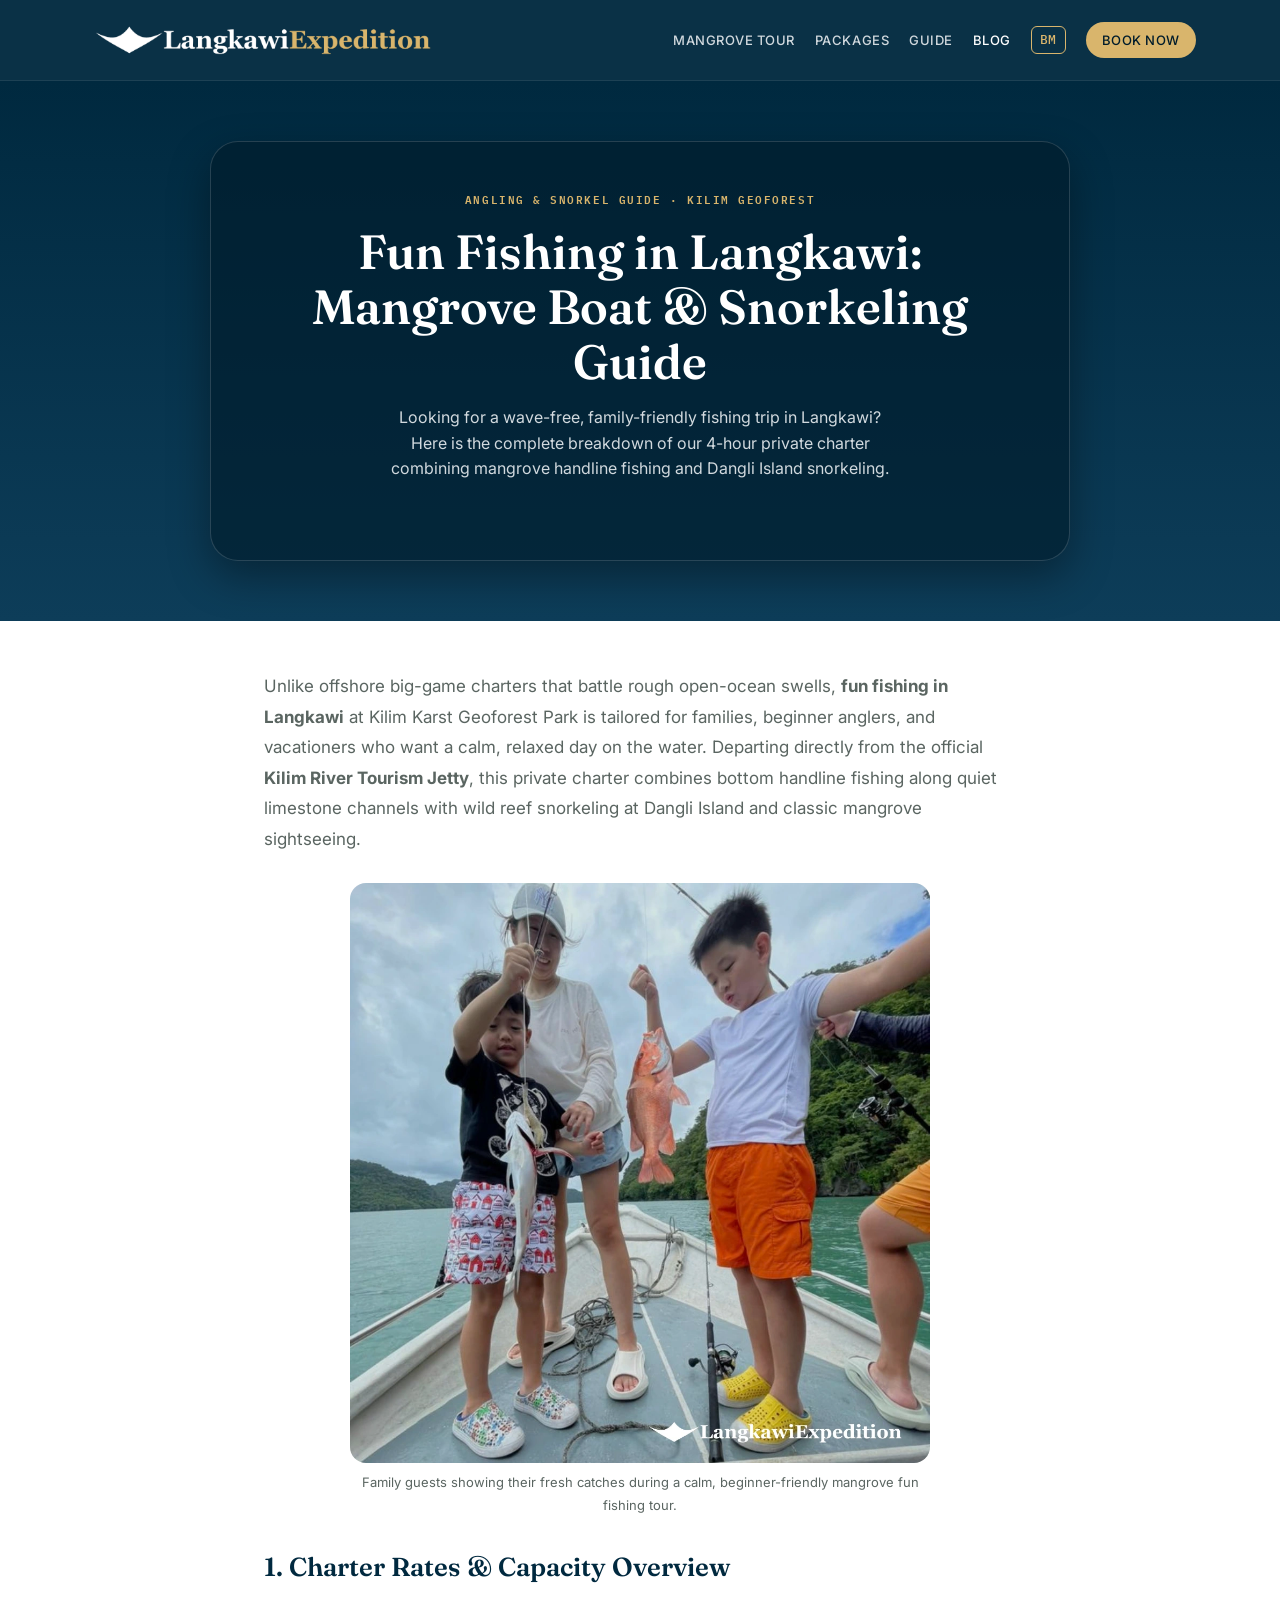
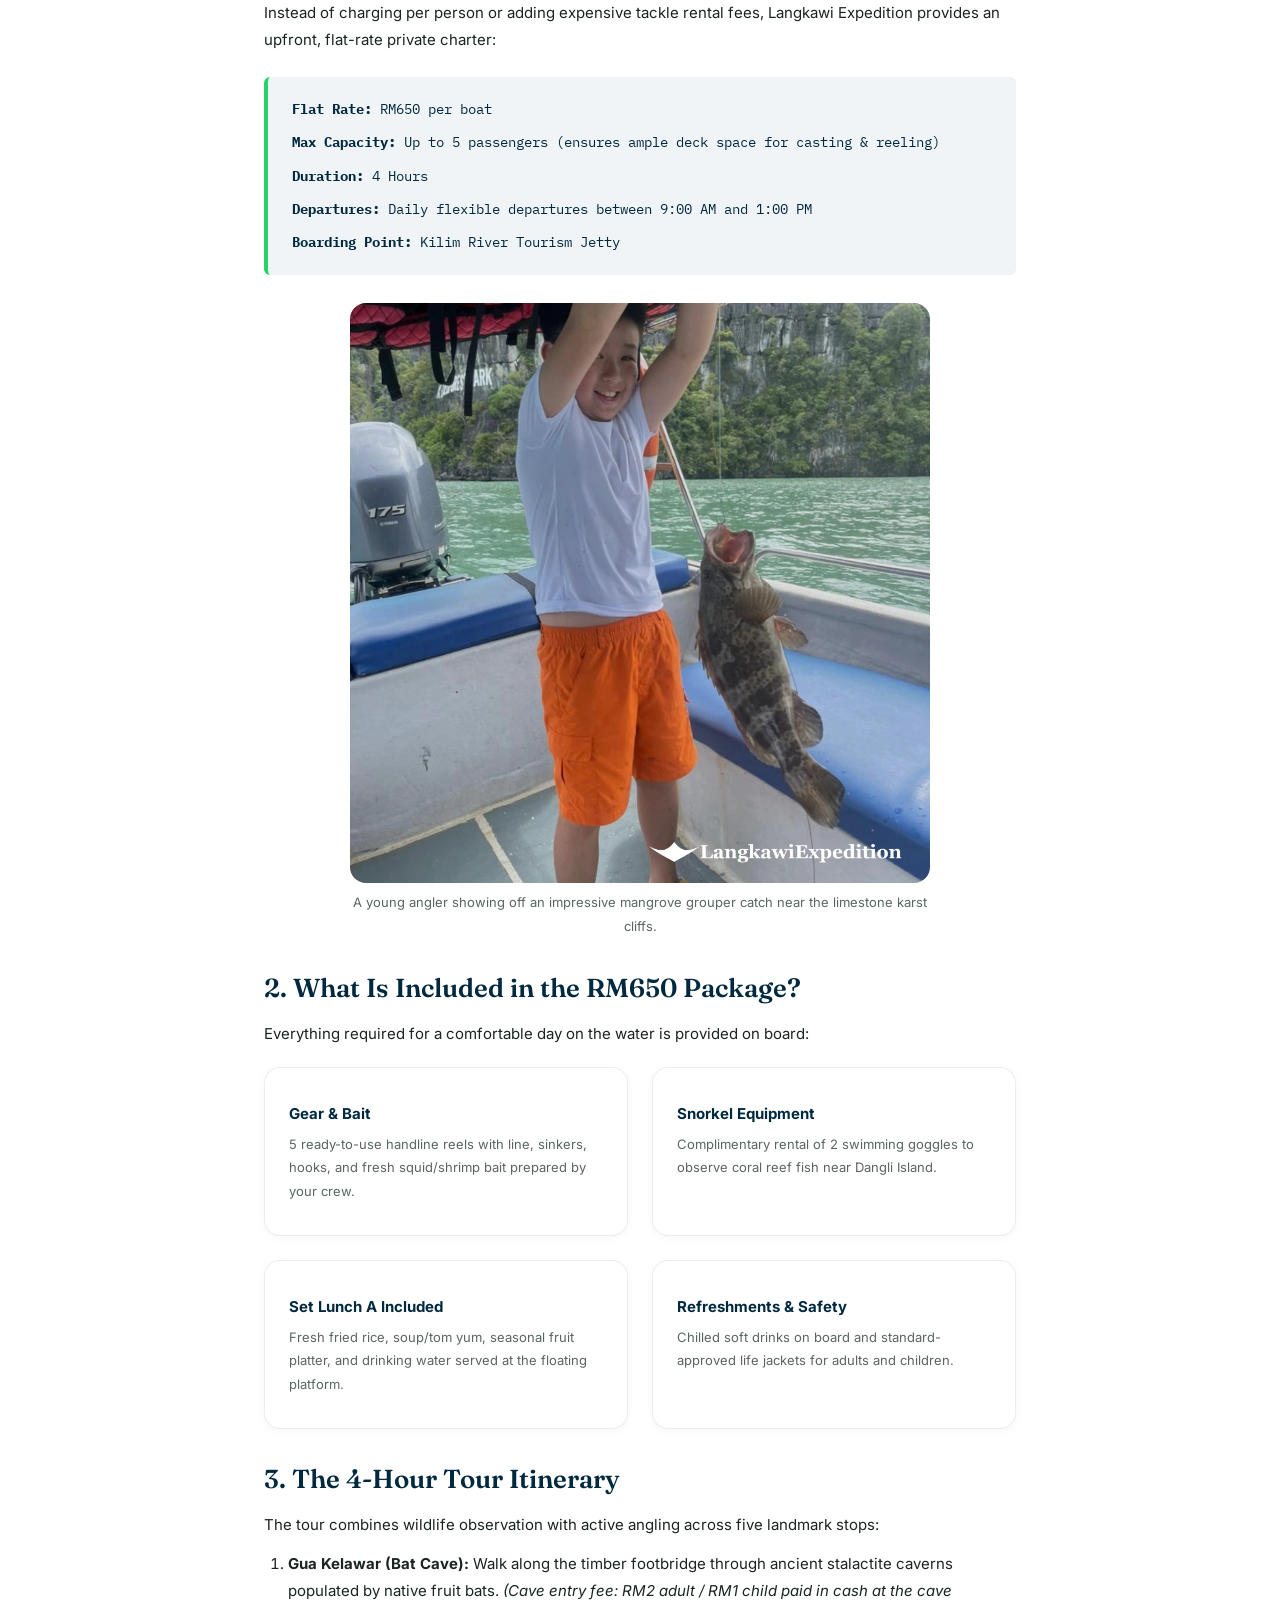
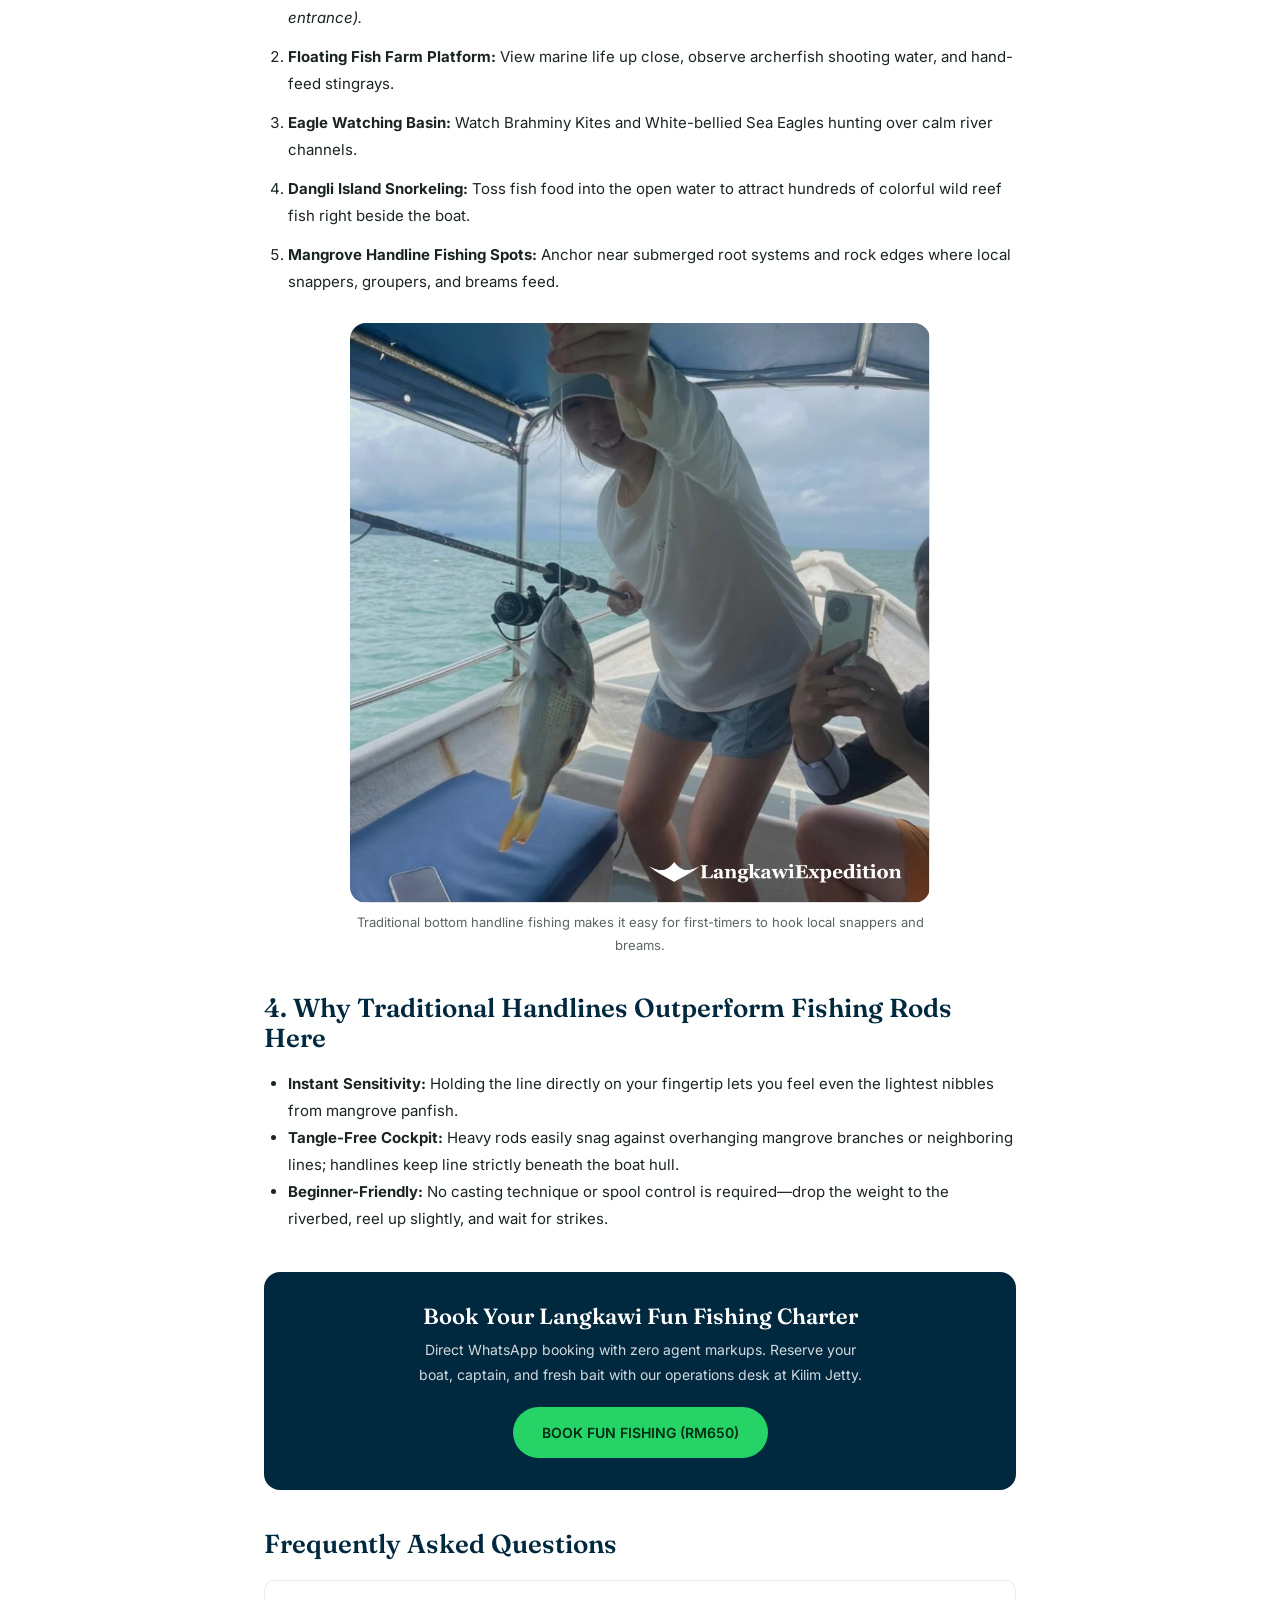
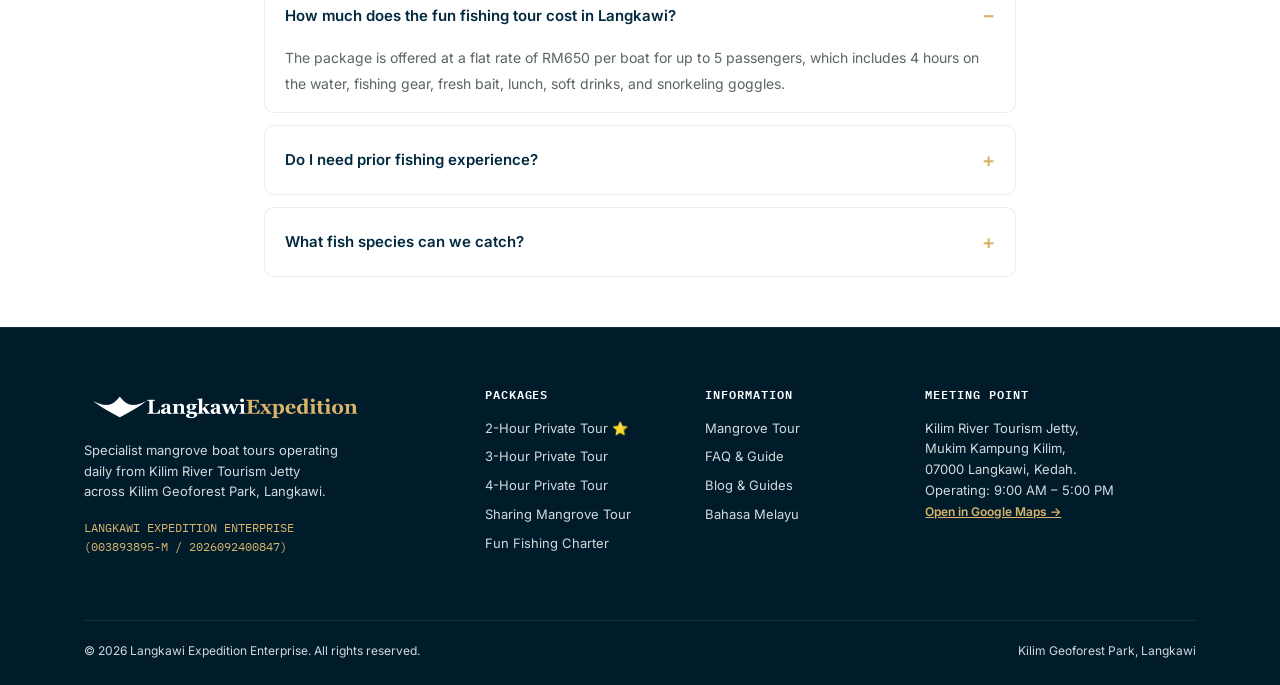
<file: blog/fun-fishing-langkawi-mangrove-guide.html>
<!DOCTYPE html>
<html lang="en">
<head>
  <base href="/">
  <meta charset="UTF-8">
  <meta name="viewport" content="width=device-width, initial-scale=1.0">

  <link rel="icon" type="image/png" href="/favicon.png?v=2">
  <link rel="shortcut icon" href="/favicon.png?v=2">
  <link rel="apple-touch-icon" href="/favicon.png?v=2">

  <!-- Targeted Meta Title (<60 chars) & Description (<160 chars) -->
  <title>Fun Fishing in Langkawi: Mangrove Boat & Snorkel Guide</title>
  <meta name="description" content="Explore fun fishing in Langkawi at Kilim Geoforest. Private 4-hour charter from RM650 (max 5 pax) with handline gear, bait, lunch, and Dangli Island snorkeling.">
  <link rel="canonical" href="https://www.langkawiexpedition.com/blog/fun-fishing-langkawi-mangrove-guide">

  <!-- Open Graph Meta Tags -->
  <meta property="og:type" content="article">
  <meta property="og:site_name" content="Langkawi Expedition">
  <meta property="og:title" content="Fun Fishing in Langkawi: Mangrove Boat & Snorkel Guide">
  <meta property="og:description" content="Beginner-friendly mangrove handline fishing charter combined with wild eagle watching, caves, and Dangli Island snorkeling. RM650 flat rate.">
  <meta property="og:url" content="https://www.langkawiexpedition.com/blog/fun-fishing-langkawi-mangrove-guide">
  <meta property="og:image" content="https://www.langkawiexpedition.com/image/fun-fishing-family-catch-langkawi.webp">

  <!-- Fonts & Stylesheet -->
  <link rel="preconnect" href="https://fonts.googleapis.com">
  <link rel="preconnect" href="https://fonts.gstatic.com" crossorigin>
  <link href="https://fonts.googleapis.com/css2?family=Fraunces:ital,opsz,wght@0,9..144,600;1,9..144,600&family=IBM+Plex+Mono:wght@400;500;600&family=Inter:wght@400;500;600;700&display=swap" rel="stylesheet">
  <link rel="stylesheet" href="style.css">

  <!-- Structured Data (Article, TouristTrip & FAQPage) -->
  <script type="application/ld+json">
  {
    "@context": "https://schema.org",
    "@graph": [
      {
        "@type": "Article",
        "headline": "Fun Fishing in Langkawi: Mangrove Handline Charter & Dangli Island Snorkeling Guide",
        "description": "Complete guide to leisure mangrove handline fishing in Kilim Geoforest Park Langkawi, covering rates, tackle, itinerary, and booking details.",
        "image": "https://www.langkawiexpedition.com/scenic-waterway-dinghy-boat-kilim.webp",
        "datePublished": "2026-09-29",
        "author": {
          "@type": "Organization",
          "name": "Langkawi Expedition"
        },
        "publisher": {
          "@type": "Organization",
          "name": "Langkawi Expedition",
          "logo": {
            "@type": "ImageObject",
            "url": "https://www.langkawiexpedition.com/logo.png"
          }
        }
      },
      {
        "@type": "TouristTrip",
        "name": "Fun Fishing & Mangrove Tour Charter",
        "description": "A 4-hour private boat charter combining bottom handline fishing with mangrove cave exploration and snorkeling at Dangli Island.",
        "provider": {
          "@type": "TravelAgency",
          "name": "Langkawi Expedition",
          "url": "https://www.langkawiexpedition.com/"
        },
        "offers": {
          "@type": "Offer",
          "name": "Private Fun Fishing Charter (Max 5 Pax)",
          "price": "650.00",
          "priceCurrency": "MYR",
          "availability": "https://schema.org/InStock"
        }
      },
      {
        "@type": "FAQPage",
        "mainEntity": [
          {
            "@type": "Question",
            "name": "How much does the fun fishing tour cost in Langkawi?",
            "acceptedAnswer": {
              "@type": "Answer",
              "text": "The Fun Fishing & Mangrove Tour with Langkawi Expedition is a flat charter rate of RM650 per boat for up to 5 passengers, including fishing gear, fresh bait, lunch, soft drinks, and snorkeling goggles."
            }
          },
          {
            "@type": "Question",
            "name": "Do I need prior fishing experience?",
            "acceptedAnswer": {
              "@type": "Answer",
              "text": "No experience is necessary. Traditional handline fishing is very simple, sensitive to light bites, and completely beginner-friendly for kids and adults alike."
            }
          },
          {
            "@type": "Question",
            "name": "What fish species can we catch in the Kilim mangrove river?",
            "acceptedAnswer": {
              "@type": "Answer",
              "text": "Common catches along the mangrove channels and limestone drop-offs include Mangrove Jack (snapper), Grouper, Bream, and Catfish."
            }
          }
        ]
      }
    ]
  }
  </script>
</head>
<body id="top">

  <!-- Desktop Header -->
  <header class="site-header">
    <div class="wrap">
      <a href="/" class="logo-link">
        <img src="logo.png" alt="Langkawi Expedition Logo" class="site-logo" width="220" height="50">
      </a>
      
      <nav class="nav-links" aria-label="Main Navigation">
        <a href="/#mangrove-tour">MANGROVE TOUR</a>
        <a href="/#packages">PACKAGES</a>
        <a href="/#guide">GUIDE</a>
        <a href="/blog" class="active">BLOG</a>
        <a href="/bm" class="lang-switch">BM</a>
        <a href="#" class="nav-cta-btn wa-link" data-package="Fun Fishing Blog Header Booking">BOOK NOW</a>
      </nav>

      <button class="nav-toggle" aria-label="Toggle navigation">☰</button>
    </div>
  </header>

  <main>
    <article>
      <!-- HERO SECTION -->
      <header class="hero" style="padding: 60px 20px;">
        <div class="wrap" style="max-width: 860px;">
          <span class="eyebrow">Angling &amp; Snorkel Guide · Kilim Geoforest</span>
          <h1>Fun Fishing in Langkawi: Mangrove Boat &amp; Snorkeling Guide</h1>
          <p>Looking for a wave-free, family-friendly fishing trip in Langkawi? Here is the complete breakdown of our 4-hour private charter combining mangrove handline fishing and Dangli Island snorkeling.</p>
        </div>
      </header>

      <!-- ARTICLE BODY -->
      <section style="background: var(--bg-surface); padding: 50px 0;">
        <div class="wrap" style="max-width: 800px; font-size: 15px; line-height: 1.8; color: var(--text-main);">
          
          <p style="font-size: 17px; color: var(--text-muted); margin-bottom: 24px;">
            Unlike offshore big-game charters that battle rough open-ocean swells, <strong>fun fishing in Langkawi</strong> at Kilim Karst Geoforest Park is tailored for families, beginner anglers, and vacationers who want a calm, relaxed day on the water. Departing directly from the official <strong>Kilim River Tourism Jetty</strong>, this private charter combines bottom handline fishing along quiet limestone channels with wild reef snorkeling at Dangli Island and classic mangrove sightseeing.
          </p>

<!-- 1. Foto Keluarga & Kanak-kanak (1:1) -->
<figure style="margin: 28px auto; max-width: 580px;">
  <img src="image/fun-fishing-family-catch-langkawi.webp" 
       alt="Happy family displaying fresh fish catches on a Kilim mangrove fun fishing boat tour in Langkawi" 
       style="border-radius: var(--radius-lg); width: 100%; aspect-ratio: 1 / 1; object-fit: cover; display: block;" 
       loading="lazy">
  <figcaption style="font-size: 13px; color: var(--text-muted); margin-top: 8px; text-align: center;">
    Family guests showing their fresh catches during a calm, beginner-friendly mangrove fun fishing tour.
  </figcaption>
</figure>

          <h2 style="font-size: 26px; margin: 36px 0 16px;">1. Charter Rates &amp; Capacity Overview</h2>
          <p>Instead of charging per person or adding expensive tackle rental fees, Langkawi Expedition provides an upfront, flat-rate private charter:</p>

          <!-- Specifications Box -->
          <div style="background: var(--bg-subtle); border-left: 4px solid var(--action-emerald); padding: 20px 24px; border-radius: var(--radius-sm); margin: 24px 0;">
            <ul style="list-style: none; display: flex; flex-direction: column; gap: 8px; font-family: var(--font-mono); font-size: 14px; color: var(--brand-navy);">
              <li><strong>Flat Rate:</strong> RM650 per boat</li>
              <li><strong>Max Capacity:</strong> Up to 5 passengers (ensures ample deck space for casting &amp; reeling)</li>
              <li><strong>Duration:</strong> 4 Hours</li>
              <li><strong>Departures:</strong> Daily flexible departures between 9:00 AM and 1:00 PM</li>
              <li><strong>Boarding Point:</strong> Kilim River Tourism Jetty</li>
            </ul>
          </div>

<!-- 2. Foto Ikan Kerapu Besar (1:1) -->
<figure style="margin: 28px auto; max-width: 580px;">
  <img src="image/big-grouper-catch-fun-fishing-langkawi.webp" 
       alt="Young guest proudly holding a large grouper fish catch on a Langkawi fun fishing boat charter" 
       style="border-radius: var(--radius-lg); width: 100%; aspect-ratio: 1 / 1; object-fit: cover; display: block;" 
       loading="lazy">
  <figcaption style="font-size: 13px; color: var(--text-muted); margin-top: 8px; text-align: center;">
    A young angler showing off an impressive mangrove grouper catch near the limestone karst cliffs.
  </figcaption>
</figure>

          <h2 style="font-size: 26px; margin: 36px 0 16px;">2. What Is Included in the RM650 Package?</h2>
          <p>Everything required for a comfortable day on the water is provided on board:</p>
          
          <div class="why-grid" style="grid-template-columns: 1fr 1fr; margin: 20px 0 32px;">
            <div class="why-card">
              <strong style="color: var(--brand-navy);">Gear &amp; Bait</strong>
              <p style="margin-top: 6px; font-size: 13px;">5 ready-to-use handline reels with line, sinkers, hooks, and fresh squid/shrimp bait prepared by your crew.</p>
            </div>
            <div class="why-card">
              <strong style="color: var(--brand-navy);">Snorkel Equipment</strong>
              <p style="margin-top: 6px; font-size: 13px;">Complimentary rental of 2 swimming goggles to observe coral reef fish near Dangli Island.</p>
            </div>
            <div class="why-card">
              <strong style="color: var(--brand-navy);">Set Lunch A Included</strong>
              <p style="margin-top: 6px; font-size: 13px;">Fresh fried rice, soup/tom yum, seasonal fruit platter, and drinking water served at the floating platform.</p>
            </div>
            <div class="why-card">
              <strong style="color: var(--brand-navy);">Refreshments &amp; Safety</strong>
              <p style="margin-top: 6px; font-size: 13px;">Chilled soft drinks on board and standard-approved life jackets for adults and children.</p>
            </div>
          </div>

          <h2 style="font-size: 26px; margin: 36px 0 16px;">3. The 4-Hour Tour Itinerary</h2>
          <p>The tour combines wildlife observation with active angling across five landmark stops:</p>

          <ol style="margin: 12px 0 24px 24px;">
            <li style="margin-bottom: 12px;">
              <strong>Gua Kelawar (Bat Cave):</strong> Walk along the timber footbridge through ancient stalactite caverns populated by native fruit bats. <em>(Cave entry fee: RM2 adult / RM1 child paid in cash at the cave entrance).</em>
            </li>
            <li style="margin-bottom: 12px;">
              <strong>Floating Fish Farm Platform:</strong> View marine life up close, observe archerfish shooting water, and hand-feed stingrays.
            </li>
            <li style="margin-bottom: 12px;">
              <strong>Eagle Watching Basin:</strong> Watch Brahminy Kites and White-bellied Sea Eagles hunting over calm river channels.
            </li>
            <li style="margin-bottom: 12px;">
              <strong>Dangli Island Snorkeling:</strong> Toss fish food into the open water to attract hundreds of colorful wild reef fish right beside the boat.
            </li>
            <li style="margin-bottom: 12px;">
              <strong>Mangrove Handline Fishing Spots:</strong> Anchor near submerged root systems and rock edges where local snappers, groupers, and breams feed.
            </li>
          </ol>

<!-- 3. Foto Teknik Pancingan Handline (1:1) -->
<figure style="margin: 28px auto; max-width: 580px;">
  <img src="image/handline-fishing-catch-kilim-mangrove.webp" 
       alt="Guest holding a fish caught using traditional bottom handline fishing in Kilim Geoforest Langkawi" 
       style="border-radius: var(--radius-lg); width: 100%; aspect-ratio: 1 / 1; object-fit: cover; display: block;" 
       loading="lazy">
  <figcaption style="font-size: 13px; color: var(--text-muted); margin-top: 8px; text-align: center;">
    Traditional bottom handline fishing makes it easy for first-timers to hook local snappers and breams.
  </figcaption>
</figure>

          <h2 style="font-size: 26px; margin: 36px 0 16px;">4. Why Traditional Handlines Outperform Fishing Rods Here</h2>
          <ul style="margin: 12px 0 24px 24px;">
            <li><strong>Instant Sensitivity:</strong> Holding the line directly on your fingertip lets you feel even the lightest nibbles from mangrove panfish.</li>
            <li><strong>Tangle-Free Cockpit:</strong> Heavy rods easily snag against overhanging mangrove branches or neighboring lines; handlines keep line strictly beneath the boat hull.</li>
            <li><strong>Beginner-Friendly:</strong> No casting technique or spool control is required—drop the weight to the riverbed, reel up slightly, and wait for strikes.</li>
          </ul>

          <!-- Call to Action Banner -->
          <div style="background: var(--brand-navy); color: #fff; padding: 32px 24px; border-radius: var(--radius-lg); text-align: center; margin: 40px 0;">
            <h3 style="color: #fff; font-size: 22px; margin-bottom: 8px;">Book Your Langkawi Fun Fishing Charter</h3>
            <p style="color: var(--text-inverse-muted); font-size: 14px; max-width: 50ch; margin: 0 auto 20px;">
              Direct WhatsApp booking with zero agent markups. Reserve your boat, captain, and fresh bait with our operations desk at Kilim Jetty.
            </p>
            <a href="#" class="btn btn-whatsapp wa-link" data-package="Fun Fishing Article Booking" style="padding: 12px 28px;">
              BOOK FUN FISHING (RM650)
            </a>
          </div>

          <!-- FAQ ACCORDION -->
          <h2 style="font-size: 26px; margin: 40px 0 20px;">Frequently Asked Questions</h2>
          <div class="faq-grid">
            <details class="faq-item" open>
              <summary>How much does the fun fishing tour cost in Langkawi?</summary>
              <div class="faq-body">
                The package is offered at a flat rate of RM650 per boat for up to 5 passengers, which includes 4 hours on the water, fishing gear, fresh bait, lunch, soft drinks, and snorkeling goggles.
              </div>
            </details>

            <details class="faq-item">
              <summary>Do I need prior fishing experience?</summary>
              <div class="faq-body">
                No experience is required. Handline fishing is intuitive and easy for both children and adults to learn within minutes.
              </div>
            </details>

            <details class="faq-item">
              <summary>What fish species can we catch?</summary>
              <div class="faq-body">
                Common estuarine catches include Mangrove Jack, Grouper, Bream, and Catfish.
              </div>
            </details>
          </div>

        </div>
      </section>
    </article>
  </main>

  <!-- Sticky Mobile Bar -->
  <div class="mobile-sticky-bar">
    <a href="#" class="btn btn-whatsapp wa-link" data-package="Fun Fishing Sticky Mobile CTA" style="width: 100%;">
      BOOK FUN FISHING (RM650) ON WHATSAPP
    </a>
  </div>

  <!-- FOOTER -->
  <footer>
    <div class="wrap">
      <div class="footer-grid">
        <div class="footer-col">
          <img src="logo.png" alt="Langkawi Expedition" class="footer-logo" width="180" height="40" style="margin-bottom: 14px;">
          <p style="font-size: 13px; color: var(--text-inverse-muted); max-width: 32ch; line-height: 1.6; margin-bottom: 16px;">
            Specialist mangrove boat tours operating daily from Kilim River Tourism Jetty across Kilim Geoforest Park, Langkawi.
          </p>
          <p style="font-size: 12px; color: var(--accent-gold); font-family: var(--font-mono); margin-bottom: 16px;">
            LANGKAWI EXPEDITION ENTERPRISE<br>
            (003893895-M / 2026092400847)
          </p>
        </div>
        
        <div class="footer-col">
          <h4>Packages</h4>
          <ul>
            <li><a href="/#packages">2-Hour Private Tour ⭐</a></li>
            <li><a href="/#packages">3-Hour Private Tour</a></li>
            <li><a href="/#packages">4-Hour Private Tour</a></li>
            <li><a href="/#packages">Sharing Mangrove Tour</a></li>
            <li><a href="/#packages">Fun Fishing Charter</a></li>
          </ul>
        </div>

        <div class="footer-col">
          <h4>Information</h4>
          <ul>
            <li><a href="/#mangrove-tour">Mangrove Tour</a></li>
            <li><a href="/#guide">FAQ &amp; Guide</a></li>
            <li><a href="/blog">Blog &amp; Guides</a></li>
            <li><a href="/bm">Bahasa Melayu</a></li>
          </ul>
        </div>

        <div class="footer-col">
          <h4>Meeting Point</h4>
          <p style="font-size: 13px; color: var(--text-inverse-muted); line-height: 1.6;">
            Kilim River Tourism Jetty,<br>
            Mukim Kampung Kilim,<br>
            07000 Langkawi, Kedah.<br>
            Operating: 9:00 AM – 5:00 PM
          </p>
          <a href="https://share.google/NGqfxPL3RGUM4oOZS" target="_blank" rel="noopener noreferrer" style="color: var(--accent-gold); font-size: 12px; font-weight: 600; text-decoration: underline;">
            Open in Google Maps →
          </a>
        </div>
      </div>

      <div class="footer-bottom">
        <span>&copy; <span id="year">2026</span> Langkawi Expedition Enterprise. All rights reserved.</span>
        <span>Kilim Geoforest Park, Langkawi</span>
      </div>
    </div>
  </footer>

  <script>
    const WHATSAPP_NUMBER = "60199739836";
  </script>
  <script src="script.js"></script>
</body>
</html>
</file>
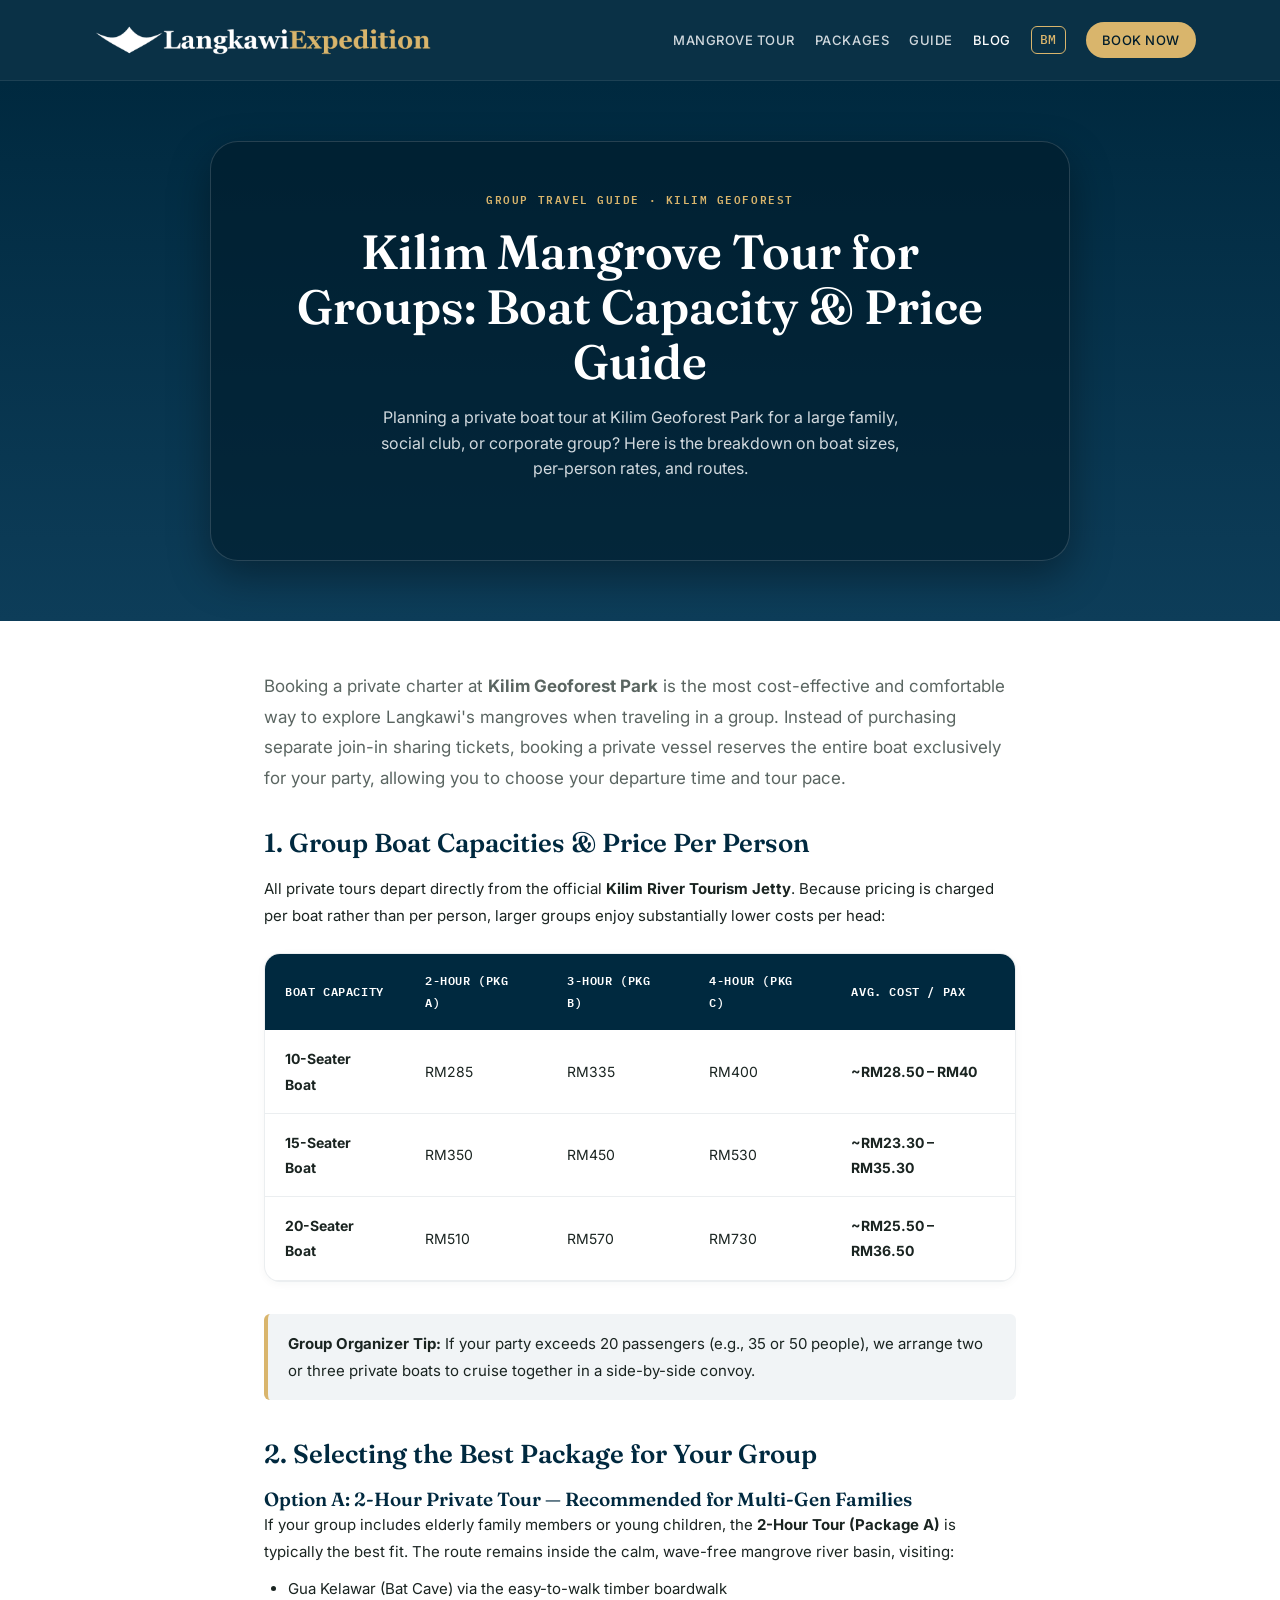
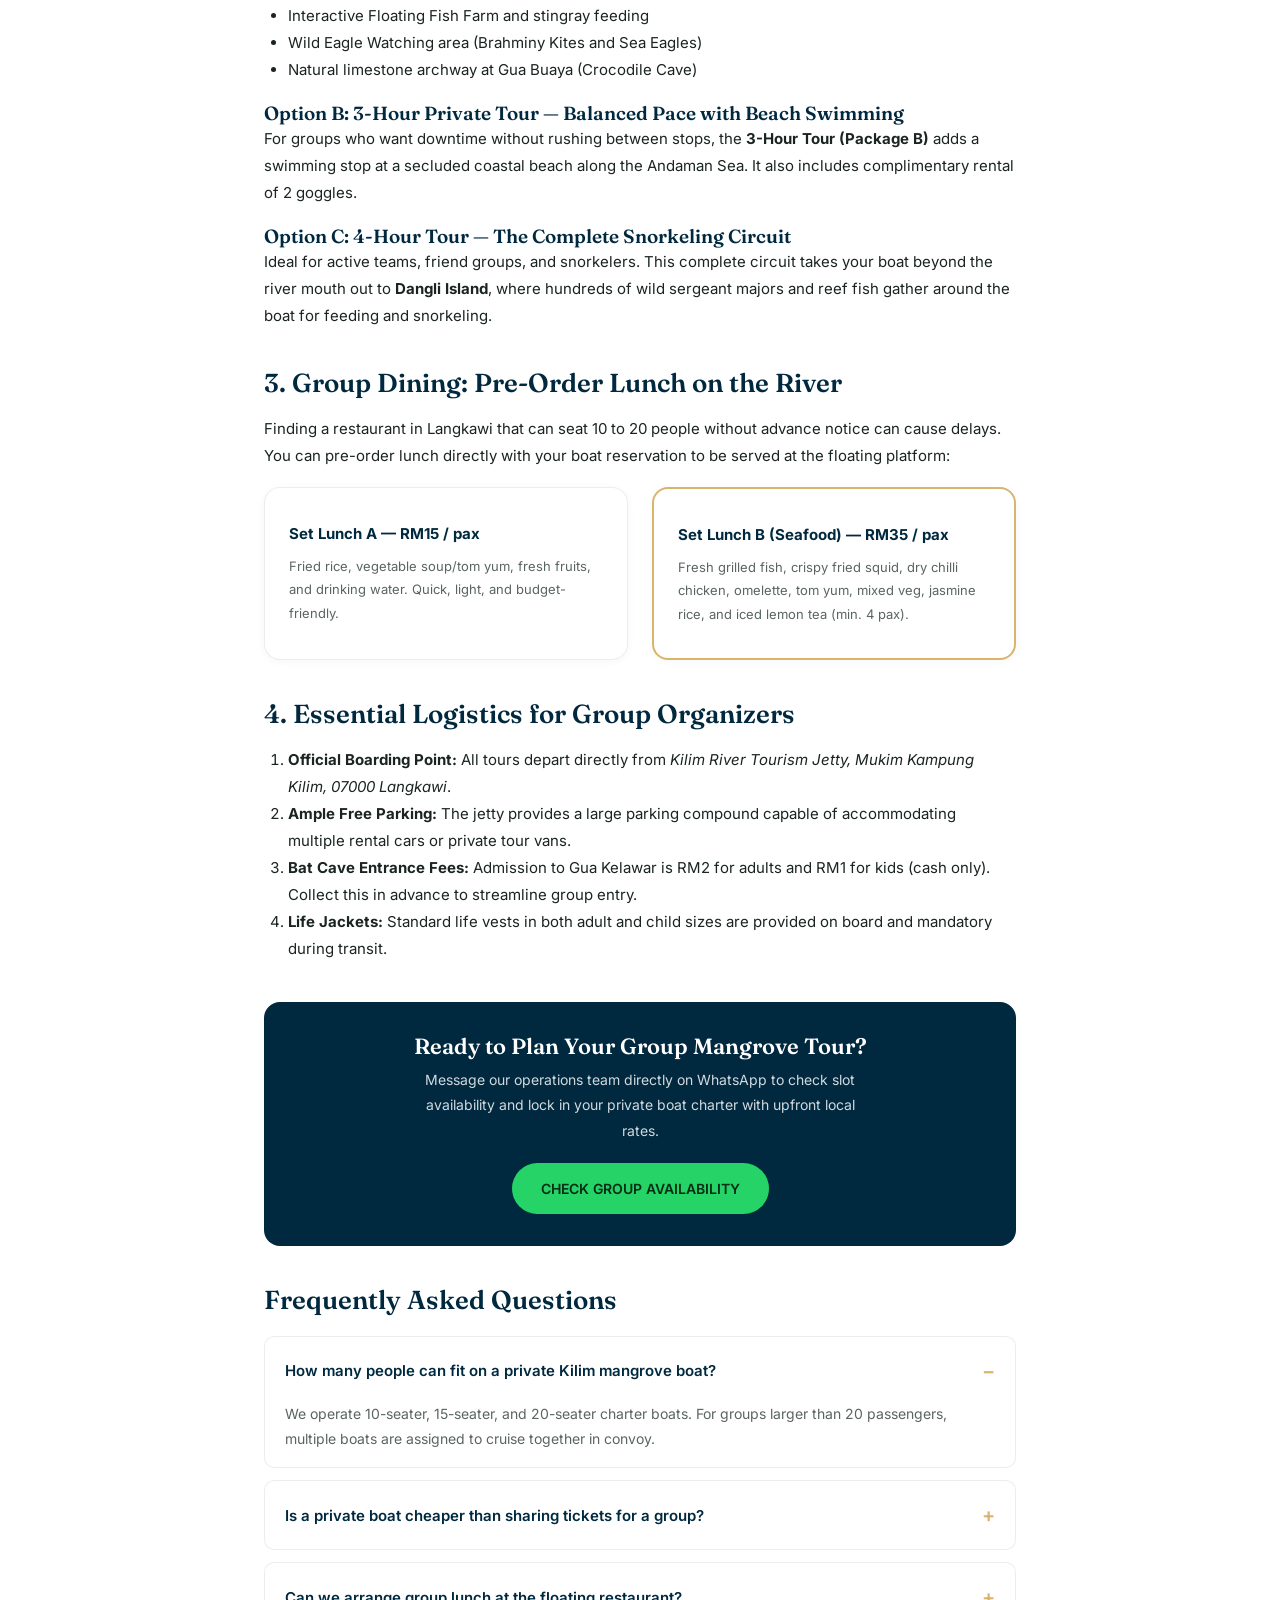
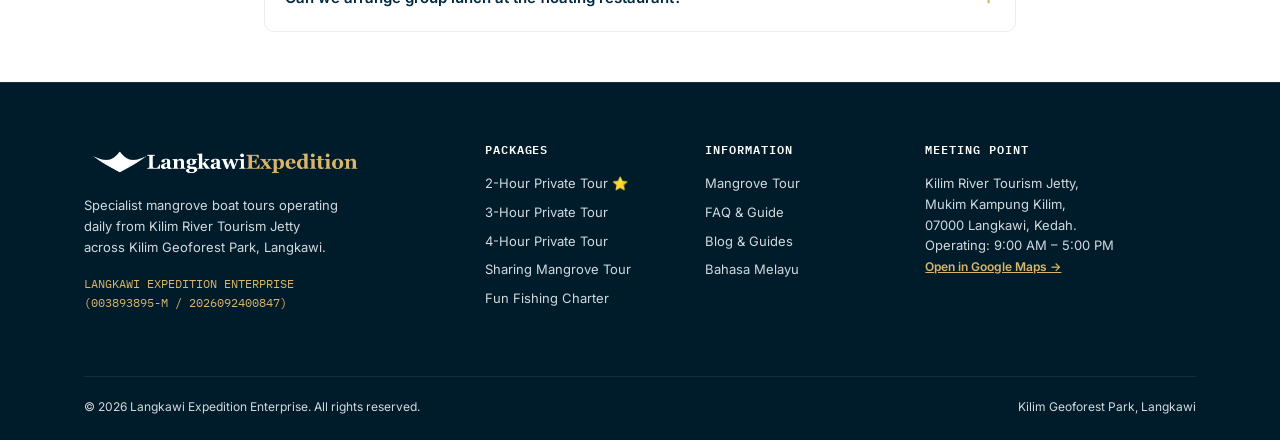
<file: blog/kilim-mangrove-tour-group-guide.html>
<!DOCTYPE html>
<html lang="en">
<head>
  <base href="/">
  <meta charset="UTF-8">
  <meta name="viewport" content="width=device-width, initial-scale=1.0">

  <link rel="icon" type="image/png" href="/favicon.png?v=2">
  <link rel="shortcut icon" href="/favicon.png?v=2">
  <link rel="apple-touch-icon" href="/favicon.png?v=2">

  <!-- Targeted Meta Title (Under 60 chars) & Description (Under 160 chars) -->
  <title>Kilim Mangrove Tour for Groups: Boat Capacity & Prices</title>
  <meta name="description" content="Complete guide to Kilim mangrove tour packages for groups. Compare 10, 15, and 20-seater boat capacities, per-person rates from RM28.50, and itinerary options.">
  <link rel="canonical" href="https://www.langkawiexpedition.com/blog/kilim-mangrove-tour-group-guide">

  <!-- Open Graph Meta Tags -->
  <meta property="og:type" content="article">
  <meta property="og:site_name" content="Langkawi Expedition">
  <meta property="og:title" content="Kilim Mangrove Tour for Groups: Boat Capacity & Prices">
  <meta property="og:description" content="Discover the best Kilim Geoforest mangrove tour packages for large families, reunions, and corporate groups. Upfront pricing and boat capacities.">
  <meta property="og:url" content="https://www.langkawiexpedition.com/blog/kilim-mangrove-tour-group-guide">
  <meta property="og:image" content="https://www.langkawiexpedition.com/happy-family-private-boat-tour-langkawi.webp">

  <!-- Fonts & Stylesheet -->
  <link rel="preconnect" href="https://fonts.googleapis.com">
  <link rel="preconnect" href="https://fonts.gstatic.com" crossorigin>
  <link href="https://fonts.googleapis.com/css2?family=Fraunces:ital,opsz,wght@0,9..144,600;1,9..144,600&family=IBM+Plex+Mono:wght@400;500;600&family=Inter:wght@400;500;600;700&display=swap" rel="stylesheet">
  <link rel="stylesheet" href="style.css">

  <!-- Schema.org Article & FAQ Structured Data -->
  <script type="application/ld+json">
  {
    "@context": "https://schema.org",
    "@graph": [
      {
        "@type": "Article",
        "headline": "Kilim Mangrove Tour for Groups: Boat Capacity, Prices & Packages",
        "description": "A comprehensive booking and itinerary guide for groups, families, and corporate outings planning a private mangrove boat charter in Langkawi.",
        "image": "https://www.langkawiexpedition.com/happy-family-private-boat-tour-langkawi.webp",
        "datePublished": "2026-09-29",
        "author": {
          "@type": "Organization",
          "name": "Langkawi Expedition"
        },
        "publisher": {
          "@type": "Organization",
          "name": "Langkawi Expedition",
          "logo": {
            "@type": "ImageObject",
            "url": "https://www.langkawiexpedition.com/logo.png"
          }
        }
      },
      {
        "@type": "FAQPage",
        "mainEntity": [
          {
            "@type": "Question",
            "name": "How many people can fit on a private Kilim mangrove boat?",
            "acceptedAnswer": {
              "@type": "Answer",
              "text": "Langkawi Expedition provides private charter boats in three standard capacities: 10-seater, 15-seater, and 20-seater vessels. Multiple boats can travel together in convoy for groups exceeding 20 passengers."
            }
          },
          {
            "@type": "Question",
            "name": "Is a private boat cheaper than sharing tickets for a group?",
            "acceptedAnswer": {
              "@type": "Answer",
              "text": "Yes. A 2-hour private charter for up to 10 people costs RM285 (working out to RM28.50 per person), which is significantly cheaper and more private than buying individual join-in sharing tickets at RM80 per adult."
            }
          },
          {
            "@type": "Question",
            "name": "Can we arrange group lunch at the floating restaurant?",
            "acceptedAnswer": {
              "@type": "Answer",
              "text": "Yes. Groups can pre-order Set Lunch A (RM15 per person) or the Seafood Set B Banquet (RM35 per person, minimum 4 pax), served at the floating fish farm restaurant during the tour."
            }
          }
        ]
      }
    ]
  }
  </script>
</head>
<body id="top">

  <!-- Desktop Header -->
  <header class="site-header">
    <div class="wrap">
      <a href="/" class="logo-link">
        <img src="logo.png" alt="Langkawi Expedition Logo" class="site-logo" width="220" height="50">
      </a>
      
      <nav class="nav-links" aria-label="Main Navigation">
        <a href="/#mangrove-tour">MANGROVE TOUR</a>
        <a href="/#packages">PACKAGES</a>
        <a href="/#guide">GUIDE</a>
        <a href="/blog" class="active">BLOG</a>
        <a href="/bm" class="lang-switch">BM</a>
        <a href="#" class="nav-cta-btn wa-link" data-package="Group Blog Header Booking">BOOK NOW</a>
      </nav>

      <button class="nav-toggle" aria-label="Toggle navigation">☰</button>
    </div>
  </header>

  <main>
    <!-- ARTICLE HERO SECTION -->
    <article>
      <header class="hero" style="padding: 60px 20px;">
        <div class="wrap" style="max-width: 860px;">
          <span class="eyebrow">Group Travel Guide · Kilim Geoforest</span>
          <h1>Kilim Mangrove Tour for Groups: Boat Capacity &amp; Price Guide</h1>
          <p>Planning a private boat tour at Kilim Geoforest Park for a large family, social club, or corporate group? Here is the breakdown on boat sizes, per-person rates, and routes.</p>
        </div>
      </header>

      <!-- ARTICLE BODY -->
      <section style="background: var(--bg-surface); padding: 50px 0;">
        <div class="wrap" style="max-width: 800px; font-size: 15px; line-height: 1.8; color: var(--text-main);">
          
          <p style="font-size: 17px; color: var(--text-muted); margin-bottom: 24px;">
            Booking a private charter at <strong>Kilim Geoforest Park</strong> is the most cost-effective and comfortable way to explore Langkawi's mangroves when traveling in a group. Instead of purchasing separate join-in sharing tickets, booking a private vessel reserves the entire boat exclusively for your party, allowing you to choose your departure time and tour pace.
          </p>

          <h2 style="font-size: 26px; margin: 36px 0 16px;">1. Group Boat Capacities &amp; Price Per Person</h2>
          <p>All private tours depart directly from the official <strong>Kilim River Tourism Jetty</strong>. Because pricing is charged per boat rather than per person, larger groups enjoy substantially lower costs per head:</p>

          <!-- Capacity Comparison Table -->
          <div class="comparison-wrapper" style="margin: 24px 0 32px;">
            <table class="comp-table">
              <thead>
                <tr>
                  <th>Boat Capacity</th>
                  <th>2-Hour (Pkg A)</th>
                  <th>3-Hour (Pkg B)</th>
                  <th>4-Hour (Pkg C)</th>
                  <th>Avg. Cost / Pax</th>
                </tr>
              </thead>
              <tbody>
                <tr>
                  <td><strong>10-Seater Boat</strong></td>
                  <td>RM285</td>
                  <td>RM335</td>
                  <td>RM400</td>
                  <td><strong>~RM28.50 – RM40</strong></td>
                </tr>
                <tr>
                  <td><strong>15-Seater Boat</strong></td>
                  <td>RM350</td>
                  <td>RM450</td>
                  <td>RM530</td>
                  <td><strong>~RM23.30 – RM35.30</strong></td>
                </tr>
                <tr>
                  <td><strong>20-Seater Boat</strong></td>
                  <td>RM510</td>
                  <td>RM570</td>
                  <td>RM730</td>
                  <td><strong>~RM25.50 – RM36.50</strong></td>
                </tr>
              </tbody>
            </table>
          </div>

          <blockquote style="background: var(--bg-subtle); border-left: 4px solid var(--accent-gold); padding: 16px 20px; border-radius: var(--radius-sm); margin: 24px 0;">
            <strong>Group Organizer Tip:</strong> If your party exceeds 20 passengers (e.g., 35 or 50 people), we arrange two or three private boats to cruise together in a side-by-side convoy.
          </blockquote>

          <h2 style="font-size: 26px; margin: 40px 0 16px;">2. Selecting the Best Package for Your Group</h2>
          
          <h3 style="font-size: 19px; color: var(--brand-navy); margin-top: 20px;">Option A: 2-Hour Private Tour — Recommended for Multi-Gen Families</h3>
          <p>If your group includes elderly family members or young children, the <strong>2-Hour Tour (Package A)</strong> is typically the best fit. The route remains inside the calm, wave-free mangrove river basin, visiting:</p>
          <ul style="margin: 10px 0 18px 24px;">
            <li>Gua Kelawar (Bat Cave) via the easy-to-walk timber boardwalk</li>
            <li>Interactive Floating Fish Farm and stingray feeding</li>
            <li>Wild Eagle Watching area (Brahminy Kites and Sea Eagles)</li>
            <li>Natural limestone archway at Gua Buaya (Crocodile Cave)</li>
          </ul>

          <h3 style="font-size: 19px; color: var(--brand-navy); margin-top: 20px;">Option B: 3-Hour Private Tour — Balanced Pace with Beach Swimming</h3>
          <p>For groups who want downtime without rushing between stops, the <strong>3-Hour Tour (Package B)</strong> adds a swimming stop at a secluded coastal beach along the Andaman Sea. It also includes complimentary rental of 2 goggles.</p>

          <h3 style="font-size: 19px; color: var(--brand-navy); margin-top: 20px;">Option C: 4-Hour Tour — The Complete Snorkeling Circuit</h3>
          <p>Ideal for active teams, friend groups, and snorkelers. This complete circuit takes your boat beyond the river mouth out to <strong>Dangli Island</strong>, where hundreds of wild sergeant majors and reef fish gather around the boat for feeding and snorkeling.</p>

          <h2 style="font-size: 26px; margin: 40px 0 16px;">3. Group Dining: Pre-Order Lunch on the River</h2>
          <p>Finding a restaurant in Langkawi that can seat 10 to 20 people without advance notice can cause delays. You can pre-order lunch directly with your boat reservation to be served at the floating platform:</p>
          
          <div class="why-grid" style="grid-template-columns: 1fr 1fr; margin-top: 18px;">
            <div class="why-card">
              <strong style="color: var(--brand-navy);">Set Lunch A — RM15 / pax</strong>
              <p style="margin-top: 8px; font-size: 13px;">Fried rice, vegetable soup/tom yum, fresh fruits, and drinking water. Quick, light, and budget-friendly.</p>
            </div>
            <div class="why-card" style="border: 2px solid var(--accent-gold);">
              <strong style="color: var(--brand-navy);">Set Lunch B (Seafood) — RM35 / pax</strong>
              <p style="margin-top: 8px; font-size: 13px;">Fresh grilled fish, crispy fried squid, dry chilli chicken, omelette, tom yum, mixed veg, jasmine rice, and iced lemon tea (min. 4 pax).</p>
            </div>
          </div>

          <h2 style="font-size: 26px; margin: 40px 0 16px;">4. Essential Logistics for Group Organizers</h2>
          <ol style="margin: 10px 0 24px 24px;">
            <li><strong>Official Boarding Point:</strong> All tours depart directly from <em>Kilim River Tourism Jetty, Mukim Kampung Kilim, 07000 Langkawi</em>.</li>
            <li><strong>Ample Free Parking:</strong> The jetty provides a large parking compound capable of accommodating multiple rental cars or private tour vans.</li>
            <li><strong>Bat Cave Entrance Fees:</strong> Admission to Gua Kelawar is RM2 for adults and RM1 for kids (cash only). Collect this in advance to streamline group entry.</li>
            <li><strong>Life Jackets:</strong> Standard life vests in both adult and child sizes are provided on board and mandatory during transit.</li>
          </ol>

          <!-- Mid-Article Callout Box -->
          <div style="background: var(--brand-navy); color: #fff; padding: 32px 24px; border-radius: var(--radius-lg); text-align: center; margin: 40px 0;">
            <h3 style="color: #fff; font-size: 22px; margin-bottom: 8px;">Ready to Plan Your Group Mangrove Tour?</h3>
            <p style="color: var(--text-inverse-muted); font-size: 14px; max-width: 50ch; margin: 0 auto 20px;">
              Message our operations team directly on WhatsApp to check slot availability and lock in your private boat charter with upfront local rates.
            </p>
            <a href="#" class="btn btn-whatsapp wa-link" data-package="Group Article Mid Booking" style="padding: 12px 28px;">
              CHECK GROUP AVAILABILITY
            </a>
          </div>

          <!-- FAQ Accordion -->
          <h2 style="font-size: 26px; margin: 40px 0 20px;">Frequently Asked Questions</h2>
          <div class="faq-grid">
            <details class="faq-item" open>
              <summary>How many people can fit on a private Kilim mangrove boat?</summary>
              <div class="faq-body">
                We operate 10-seater, 15-seater, and 20-seater charter boats. For groups larger than 20 passengers, multiple boats are assigned to cruise together in convoy.
              </div>
            </details>

            <details class="faq-item">
              <summary>Is a private boat cheaper than sharing tickets for a group?</summary>
              <div class="faq-body">
                Yes. A 2-hour private charter for up to 10 people is RM285 (working out to RM28.50 per person), which is significantly cheaper than join-in sharing tickets at RM80 per adult.
              </div>
            </details>

            <details class="faq-item">
              <summary>Can we arrange group lunch at the floating restaurant?</summary>
              <div class="faq-body">
                Yes. Groups can pre-order Set Lunch A (RM15/pax) or the Seafood Set B Banquet (RM35/pax, minimum 4 pax), served at the floating fish farm restaurant during the tour.
              </div>
            </details>
          </div>

        </div>
      </section>
    </article>
  </main>

  <!-- Sticky Mobile Bar -->
  <div class="mobile-sticky-bar">
    <a href="#" class="btn btn-whatsapp wa-link" data-package="Group Blog Sticky CTA" style="width: 100%;">
      CHECK GROUP DATES ON WHATSAPP
    </a>
  </div>

  <!-- FOOTER -->
  <footer>
    <div class="wrap">
      <div class="footer-grid">
        <div class="footer-col">
          <img src="logo.png" alt="Langkawi Expedition" class="footer-logo" width="180" height="40" style="margin-bottom: 14px;">
          <p style="font-size: 13px; color: var(--text-inverse-muted); max-width: 32ch; line-height: 1.6; margin-bottom: 16px;">
            Specialist mangrove boat tours operating daily from Kilim River Tourism Jetty across Kilim Geoforest Park, Langkawi.
          </p>
          <p style="font-size: 12px; color: var(--accent-gold); font-family: var(--font-mono); margin-bottom: 16px;">
            LANGKAWI EXPEDITION ENTERPRISE<br>
            (003893895-M / 2026092400847)
          </p>
        </div>
        
        <div class="footer-col">
          <h4>Packages</h4>
          <ul>
            <li><a href="/#packages">2-Hour Private Tour ⭐</a></li>
            <li><a href="/#packages">3-Hour Private Tour</a></li>
            <li><a href="/#packages">4-Hour Private Tour</a></li>
            <li><a href="/#packages">Sharing Mangrove Tour</a></li>
            <li><a href="/#packages">Fun Fishing Charter</a></li>
          </ul>
        </div>

        <div class="footer-col">
          <h4>Information</h4>
          <ul>
            <li><a href="/#mangrove-tour">Mangrove Tour</a></li>
            <li><a href="/#guide">FAQ &amp; Guide</a></li>
            <li><a href="/blog">Blog &amp; Guides</a></li>
            <li><a href="/bm">Bahasa Melayu</a></li>
          </ul>
        </div>

        <div class="footer-col">
          <h4>Meeting Point</h4>
          <p style="font-size: 13px; color: var(--text-inverse-muted); line-height: 1.6;">
            Kilim River Tourism Jetty,<br>
            Mukim Kampung Kilim,<br>
            07000 Langkawi, Kedah.<br>
            Operating: 9:00 AM – 5:00 PM
          </p>
          <a href="https://share.google/NGqfxPL3RGUM4oOZS" target="_blank" rel="noopener noreferrer" style="color: var(--accent-gold); font-size: 12px; font-weight: 600; text-decoration: underline;">
            Open in Google Maps →
          </a>
        </div>
      </div>

      <div class="footer-bottom">
        <span>&copy; <span id="year">2026</span> Langkawi Expedition Enterprise. All rights reserved.</span>
        <span>Kilim Geoforest Park, Langkawi</span>
      </div>
    </div>
  </footer>

  <script>
    const WHATSAPP_NUMBER = "60199739836";
  </script>
  <script src="script.js"></script>
</body>
</html>
</file>
<file: style.css>
/* ==========================================================================
   LANGKAWI EXPEDITION — V2 DESIGN SYSTEM
   Palette: Corporate #00293F | Warm Gold #d9b56c | WhatsApp #25D366
   ========================================================================== */

:root {
  --brand-navy: #00293F;
  --brand-navy-dark: #001c2b;
  --brand-navy-light: #0d3d59;
  
  --accent-gold: #d9b56c;
  --accent-gold-hover: #c49f55;
  --action-emerald: #25D366;
  --action-emerald-hover: #1eb857;

  --bg-base: #F8F9FA;
  --bg-surface: #FFFFFF;
  --bg-subtle: #F1F4F6;
  
  --text-main: #1A2421;
  --text-muted: #5A6561;
  --text-inverse: #FFFFFF;
  --text-inverse-muted: #D1D9DE;
  
  --border-light: rgba(0, 41, 63, 0.08);
  --border-medium: rgba(0, 41, 63, 0.15);

  --font-display: "Fraunces", Georgia, serif;
  --font-body: "Inter", -apple-system, BlinkMacSystemFont, "Segoe UI", Roboto, sans-serif;
  --font-mono: "IBM Plex Mono", Menlo, Consolas, monospace;

  --radius-sm: 6px;
  --radius-md: 10px;
  --radius-lg: 16px;
  --radius-full: 9999px;

  --shadow-sm: 0 2px 8px rgba(0, 41, 63, 0.04);
  --shadow-md: 0 8px 24px rgba(0, 41, 63, 0.08);
  --shadow-lg: 0 16px 36px rgba(0, 41, 63, 0.12);

  --max-w: 1160px;
}

/* Reset & Scaffolding */
*, *::before, *::after {
  box-sizing: border-box;
  margin: 0;
  padding: 0;
}

html {
  scroll-behavior: smooth;
}

body {
  font-family: var(--font-body);
  color: var(--text-main);
  background-color: var(--bg-base);
  line-height: 1.6;
  -webkit-font-smoothing: antialiased;
}

img {
  max-width: 100%;
  height: auto;
  display: block;
}

a {
  color: inherit;
  text-decoration: none;
}

.wrap {
  width: 100%;
  max-width: var(--max-w);
  margin: 0 auto;
  padding: 0 24px;
}

/* Typography Utility */
h1, h2, h3, h4 {
  font-family: var(--font-display);
  font-weight: 600;
  line-height: 1.15;
  color: var(--brand-navy);
}

.eyebrow {
  font-family: var(--font-mono);
  font-size: 11px;
  letter-spacing: 0.14em;
  text-transform: uppercase;
  color: var(--accent-gold);
  font-weight: 600;
  display: block;
  margin-bottom: 12px;
}

.section-head {
  margin-bottom: 40px;
}

.section-title {
  font-size: clamp(28px, 3.8vw, 42px);
  color: var(--brand-navy);
  margin-bottom: 12px;
}

.section-lede {
  font-size: 16px;
  color: var(--text-muted);
  max-width: 58ch;
}

/* Buttons */
.btn {
  display: inline-flex;
  align-items: center;
  justify-content: center;
  gap: 8px;
  font-family: var(--font-body);
  font-weight: 600;
  font-size: 14px;
  padding: 12px 24px;
  border-radius: var(--radius-full);
  transition: all 0.2s ease;
  cursor: pointer;
  border: 1px solid transparent;
}

.btn-primary {
  background-color: var(--accent-gold);
  color: var(--brand-navy-dark);
}

.btn-primary:hover {
  background-color: var(--accent-gold-hover);
  transform: translateY(-1px);
}

.btn-whatsapp {
  background-color: var(--action-emerald);
  color: #032d14;
}

.btn-whatsapp:hover {
  background-color: var(--action-emerald-hover);
  transform: translateY(-1px);
}

.btn-outline {
  background-color: transparent;
  border-color: rgba(255, 255, 255, 0.4);
  color: var(--text-inverse);
}

.btn-outline:hover {
  border-color: var(--text-inverse);
  background-color: rgba(255, 255, 255, 0.05);
}

/* Header */
.site-header {
  position: sticky;
  top: 0;
  z-index: 100;
  background: rgba(0, 41, 63, 0.96);
  backdrop-filter: blur(8px);
  border-bottom: 1px solid rgba(255, 255, 255, 0.08);
}

.site-header .wrap {
  display: flex;
  align-items: center;
  justify-content: space-between;
  height: 80px;
}

.brand-logo {
  font-family: var(--font-display);
  font-size: 20px;
  font-weight: 600;
  color: var(--text-inverse);
  letter-spacing: 0.02em;
}

.brand-logo span {
  color: var(--accent-gold);
}

.nav-links {
  display: flex;
  align-items: center;
  gap: 20px;
}

.nav-links a {
  font-size: 13px;
  font-weight: 500;
  letter-spacing: 0.04em;
  color: var(--text-inverse-muted);
  transition: color 0.15s;
  white-space: nowrap;
}

.nav-links a:hover,
.nav-links a.active {
  color: var(--text-inverse);
}

.nav-cta-btn {
  background-color: var(--accent-gold);
  color: var(--brand-navy-dark) !important;
  font-size: 12px;
  font-weight: 700;
  letter-spacing: 0.06em;
  padding: 8px 16px;
  border-radius: var(--radius-full);
  white-space: nowrap;
}

.nav-cta-btn:hover {
  background-color: var(--accent-gold-hover);
}

.nav-toggle {
  display: none;
  background: none;
  border: none;
  color: var(--text-inverse);
  font-size: 24px;
}

/* Hero Container */
.hero {
  background: linear-gradient(180deg, var(--brand-navy) 0%, var(--brand-navy-light) 100%);
  color: var(--text-inverse);
  padding: 80px 20px;
  display: flex;
  justify-content: center;
  align-items: center;
}

/* Curved Box Mengelilingi Kandungan */
.hero .wrap {
  width: 100%;
  max-width: 820px;
  margin: 0 auto;
  padding: 48px 36px;
  
  /* Bentuk Box Melengkung & Kesan Kedalaman */
  background: rgba(0, 28, 43, 0.65);
  border: 1px solid rgba(255, 255, 255, 0.15);
  border-radius: 28px;
  box-shadow: 0 16px 40px rgba(0, 0, 0, 0.35);

  /* Center dan Vertikal */
  display: flex;
  flex-direction: column;
  align-items: center;
  text-align: center;
}

.hero .eyebrow {
  margin-bottom: 16px;
}

.hero h1 {
  font-size: clamp(30px, 4.5vw, 48px);
  color: var(--text-inverse);
  max-width: 22ch;
  margin: 0 auto 16px;
}

.hero p {
  font-size: 16px;
  color: var(--text-inverse-muted);
  max-width: 52ch;
  margin: 0 auto 30px;
}

.hero-actions {
  display: flex;
  gap: 14px;
  justify-content: center;
  flex-wrap: wrap;
  width: 100%;
}

/* Stats Horizontal di Bawah */
.hero-stats {
  margin: 36px auto 0;
  display: flex;
  flex-direction: row;
  justify-content: space-around;
  align-items: center;
  gap: 20px;
  border-top: 1px solid rgba(255, 255, 255, 0.12);
  padding-top: 24px;
  width: 100%;
  max-width: 560px;
}

.hero-stats div {
  display: flex;
  flex-direction: column;
  align-items: center;
  text-align: center;
}

.hero-stats strong {
  display: block;
  font-family: var(--font-mono);
  font-size: 24px;
  color: var(--accent-gold);
}

.hero-stats span {
  font-size: 12px;
  color: var(--text-inverse-muted);
}

/* Penyesuaian Skrin Mobile */
@media (max-width: 640px) {
  .hero {
    padding: 40px 14px;
  }

  .hero .wrap {
    padding: 32px 18px;
    border-radius: 20px;
  }

  .hero-stats {
    gap: 12px;
  }

  .hero-stats strong {
    font-size: 18px;
  }

  .hero-stats span {
    font-size: 11px;
  }
}

/* Sections General */
section {
  padding: 80px 0;
}

/* Value Props */
.why-grid {
  display: grid;
  grid-template-columns: repeat(3, 1fr);
  gap: 24px;
}

.why-card {
  background: var(--bg-surface);
  border: 1px solid var(--border-light);
  border-radius: var(--radius-lg);
  padding: 32px 24px;
  box-shadow: var(--shadow-sm);
}

.why-card h3 {
  font-size: 18px;
  margin-bottom: 10px;
}

.why-card p {
  font-size: 14px;
  color: var(--text-muted);
}

/* Category Tab Headers */
.category-anchor-head {
  display: flex;
  align-items: center;
  justify-content: space-between;
  margin-top: 48px;
  margin-bottom: 20px;
  padding-bottom: 10px;
  border-bottom: 2px solid var(--brand-navy);
}

.category-anchor-head h2 {
  font-size: 20px;
  letter-spacing: 0.04em;
}

/* Horizontal Package Cards */
.package-list {
  display: flex;
  flex-direction: column;
  gap: 20px;
}

.pkg-card {
  background: var(--bg-surface);
  border: 1px solid var(--border-light);
  border-radius: var(--radius-lg);
  box-shadow: var(--shadow-sm);
  display: grid;
  grid-template-columns: 1.1fr 1.3fr 0.8fr;
  position: relative;
  overflow: hidden;
  transition: box-shadow 0.2s;
}

.pkg-card:hover {
  box-shadow: var(--shadow-md);
}

.pkg-card::before {
  content: "";
  position: absolute;
  left: 0;
  top: 0;
  bottom: 0;
  width: 5px;
  background-color: var(--brand-navy);
}

.pkg-card.is-popular {
  border: 2px solid var(--accent-gold);
}

.pkg-card.is-popular::before {
  background-color: var(--accent-gold);
}

.popular-badge {
  position: absolute;
  top: 14px;
  right: 14px;
  background-color: var(--accent-gold);
  color: var(--brand-navy-dark);
  font-family: var(--font-mono);
  font-size: 11px;
  font-weight: 700;
  padding: 4px 10px;
  border-radius: var(--radius-full);
}

.pkg-main {
  padding: 28px;
  display: flex;
  flex-direction: column;
}

.pkg-main h3 {
  font-size: 22px;
  margin-bottom: 8px;
}

.pkg-main p {
  font-size: 14px;
  color: var(--text-muted);
  margin-bottom: 16px;
}

.pkg-specs {
  font-family: var(--font-mono);
  font-size: 12px;
  color: var(--brand-navy);
  margin-top: auto;
  background: var(--bg-subtle);
  padding: 8px 12px;
  border-radius: var(--radius-sm);
}

.pkg-details {
  padding: 28px 24px;
  background: #FCFDFE;
  border-left: 1px solid var(--border-light);
  border-right: 1px solid var(--border-light);
  font-size: 13px;
}

.price-matrix {
  margin-bottom: 16px;
}

.price-row {
  display: flex;
  justify-content: space-between;
  padding: 5px 0;
  border-bottom: 1px dashed var(--border-medium);
  font-family: var(--font-mono);
}

.price-row strong {
  color: var(--brand-navy);
}

.detail-block {
  margin-bottom: 8px;
  line-height: 1.5;
}

.detail-block strong {
  color: var(--brand-navy);
}

.pkg-action {
  padding: 28px;
  display: flex;
  flex-direction: column;
  align-items: flex-end;
  justify-content: center;
  text-align: right;
  background: var(--bg-surface);
}

.price-display {
  margin-bottom: 18px;
}

.price-display span {
  font-size: 12px;
  color: var(--text-muted);
  display: block;
}

.price-display strong {
  font-family: var(--font-mono);
  font-size: 30px;
  color: var(--brand-navy);
  line-height: 1;
}

.pkg-action .btn {
  width: 100%;
}

/* Route Itinerary Nodes */
.route-trail {
  display: flex;
  flex-wrap: wrap;
  align-items: center;
  gap: 6px;
  margin-top: 6px;
  font-size: 12px;
}

.route-stop {
  background: var(--bg-subtle);
  padding: 3px 8px;
  border-radius: var(--radius-sm);
  color: var(--brand-navy);
  font-weight: 500;
}

.route-arrow {
  color: var(--accent-gold);
  font-weight: 700;
}

/* Comparison Table */
.comparison-wrapper {
  background: var(--bg-surface);
  border: 1px solid var(--border-light);
  border-radius: var(--radius-lg);
  overflow-x: auto;
  box-shadow: var(--shadow-sm);
}

.comp-table {
  width: 100%;
  border-collapse: collapse;
  text-align: left;
  font-size: 14px;
}

.comp-table th, .comp-table td {
  padding: 16px 20px;
  border-bottom: 1px solid var(--border-light);
}

.comp-table th {
  background-color: var(--brand-navy);
  color: var(--text-inverse);
  font-family: var(--font-mono);
  font-size: 12px;
  font-weight: 600;
  letter-spacing: 0.05em;
  text-transform: uppercase;
}

.comp-table tr:hover td {
  background-color: var(--bg-subtle);
}

/* Lunch Add-On Section */
.lunch-grid {
  display: grid;
  grid-template-columns: 1fr 1fr;
  gap: 28px;
  align-items: stretch;
}

.lunch-card {
  background: var(--bg-surface);
  border: 1px solid var(--border-medium);
  border-radius: var(--radius-lg);
  padding: 32px 28px;
  display: flex;
  flex-direction: column;
  position: relative;
  box-shadow: var(--shadow-sm);
  transition: transform 0.2s ease, box-shadow 0.2s ease;
}

.lunch-card:hover {
  transform: translateY(-3px);
  box-shadow: var(--shadow-md);
}

/* Menonjolkan Set B Seafood */
.lunch-card.is-premium {
  border: 2px solid var(--accent-gold);
  background: linear-gradient(180deg, #FFFFFF 0%, #FAF7F0 100%);
}

.lunch-card.is-premium::before {
  content: "⭐ RECOMMENDED";
  position: absolute;
  top: -12px;
  left: 24px;
  background: var(--accent-gold);
  color: var(--brand-navy-dark);
  font-family: var(--font-mono);
  font-size: 10px;
  font-weight: 700;
  letter-spacing: 0.08em;
  padding: 4px 12px;
  border-radius: var(--radius-full);
}

.lunch-head {
  display: flex;
  justify-content: space-between;
  align-items: center;
  padding-bottom: 18px;
  border-bottom: 1px solid var(--border-light);
  margin-bottom: 20px;
}

.lunch-head strong {
  font-family: var(--font-display);
  font-size: 18px;
  font-weight: 700;
  color: var(--brand-navy);
  letter-spacing: 0.02em;
}

.lunch-price-tag {
  background: var(--bg-subtle);
  color: var(--brand-navy);
  font-family: var(--font-mono);
  font-weight: 700;
  font-size: 13px;
  padding: 6px 12px;
  border-radius: var(--radius-full);
  border: 1px solid var(--border-medium);
}

.lunch-card.is-premium .lunch-price-tag {
  background: var(--brand-navy);
  color: var(--accent-gold);
  border-color: transparent;
}

.lunch-items {
  list-style: none;
  display: grid;
  grid-template-columns: 1fr 1fr;
  gap: 12px 16px;
  font-size: 14px;
  color: var(--text-main);
}

.lunch-items li {
  display: flex;
  align-items: center;
  gap: 8px;
  line-height: 1.4;
}

.lunch-items li::before {
  content: "✓";
  display: inline-flex;
  align-items: center;
  justify-content: center;
  width: 18px;
  height: 18px;
  border-radius: 50%;
  background: rgba(217, 181, 108, 0.2);
  color: var(--accent-gold-hover);
  font-size: 11px;
  font-weight: 800;
  flex-shrink: 0;
}

.lunch-card.is-premium .lunch-items li::before {
  background: rgba(0, 41, 63, 0.1);
  color: var(--brand-navy);
}

@media (max-width: 640px) {
  .lunch-items {
    grid-template-columns: 1fr;
  }
}

/* FAQ Accordion */
.faq-grid {
  max-width: 800px;
  display: flex;
  flex-direction: column;
  gap: 12px;
}

.faq-item {
  background: var(--bg-surface);
  border: 1px solid var(--border-light);
  border-radius: var(--radius-md);
  padding: 16px 20px;
}

.faq-item summary {
  font-weight: 600;
  color: var(--brand-navy);
  cursor: pointer;
  list-style: none;
  display: flex;
  justify-content: space-between;
  align-items: center;
}

.faq-item summary::-webkit-details-marker { display: none; }

.faq-item summary::after {
  content: "+";
  color: var(--accent-gold);
  font-size: 20px;
  font-weight: 600;
}

.faq-item[open] summary::after {
  content: "−";
}

.faq-body {
  margin-top: 12px;
  font-size: 14px;
  color: var(--text-muted);
}

/* Footer */
footer {
  background: var(--brand-navy-dark);
  color: var(--text-inverse-muted);
  padding: 60px 0 24px;
  font-size: 13px;
  border-top: 1px solid rgba(255, 255, 255, 0.08);
}

.footer-grid {
  display: grid;
  grid-template-columns: 2fr 1fr 1fr 1.5fr;
  gap: 40px;
  margin-bottom: 48px;
}

.footer-col h4 {
  color: var(--text-inverse);
  font-family: var(--font-mono);
  font-size: 12px;
  text-transform: uppercase;
  letter-spacing: 0.08em;
  margin-bottom: 16px;
}

.footer-col ul {
  list-style: none;
  display: flex;
  flex-direction: column;
  gap: 8px;
}

.footer-col a:hover {
  color: var(--text-inverse);
}

.footer-bottom {
  border-top: 1px solid rgba(255, 255, 255, 0.08);
  padding-top: 20px;
  display: flex;
  justify-content: space-between;
  font-size: 12px;
}

/* Sticky Mobile WhatsApp Bar */
.mobile-sticky-bar {
  display: none;
  position: fixed;
  bottom: 0;
  left: 0;
  right: 0;
  background: var(--bg-surface);
  border-top: 1px solid var(--border-medium);
  padding: 12px 20px;
  z-index: 999;
  box-shadow: 0 -4px 12px rgba(0, 0, 0, 0.08);
}

/* Responsive Adaptations */
@media (max-width: 960px) {
  .nav-links { display: none; }
  .nav-toggle { display: block; }
  
  .pkg-card {
    grid-template-columns: 1fr;
  }
  
  .pkg-details {
    border-left: none;
    border-right: none;
    border-top: 1px solid var(--border-light);
    border-bottom: 1px solid var(--border-light);
  }
  
  .pkg-action {
    align-items: flex-start;
    text-align: left;
  }

.lunch-grid, .footer-grid {
  grid-template-columns: 1fr;
}

  .mobile-sticky-bar {
    display: block;
  }
}

/* ==========================================================================
   Logo & Social Icons Styling
   ========================================================================== */

.logo-link {
  display: flex;
  align-items: center;
}

.site-logo {
  height: 48px;
  width: auto;
  object-fit: contain;
}

.footer-logo {
  height: 38px;
  width: auto;
  object-fit: contain;
}

.lang-switch {
  font-family: var(--font-mono);
  font-size: 11px;
  padding: 3px 8px;
  border: 1px solid var(--accent-gold);
  border-radius: var(--radius-sm);
  color: var(--accent-gold) !important;
  transition: all 0.2s;
  display: inline-flex;
  align-items: center;
}

.lang-switch:hover {
  background: var(--accent-gold);
  color: var(--brand-navy-dark) !important;
}

/* Social Icon Badges */
.social-links {
  display: flex;
  align-items: center;
  gap: 12px;
  margin-top: 8px;
}

.social-icon {
  width: 36px;
  height: 36px;
  border-radius: 50%;
  background: rgba(255, 255, 255, 0.08);
  border: 1px solid rgba(255, 255, 255, 0.15);
  color: var(--text-inverse);
  display: flex;
  align-items: center;
  justify-content: center;
  transition: all 0.2s ease;
}

.social-icon:hover {
  background: var(--accent-gold);
  border-color: var(--accent-gold);
  color: var(--brand-navy-dark);
  transform: translateY(-2px);
}

@media (max-width: 860px) {
  .site-logo {
    height: 38px;
  }
}

/* ==========================================================================
   CAROUSEL / PHOTO SLIDER
   ========================================================================== */
.gallery-slider-section {
  padding: 40px 0 60px;
  background-color: var(--bg-base);
}

.carousel-container {
  position: relative;
  max-width: 960px;
  margin: 0 auto;
  overflow: hidden;
  border-radius: 24px;
  box-shadow: var(--shadow-lg);
  background-color: #000;
}

.carousel-track {
  display: flex;
  transition: transform 0.4s ease-in-out;
  width: 100%;
}

.carousel-slide {
  min-width: 100%;
  aspect-ratio: 16 / 9;
  position: relative;
}

.carousel-slide img {
  width: 100%;
  height: 100%;
  object-fit: cover;
  display: block;
}

/* Navigasi Kiri & Kanan */
.carousel-btn {
  position: absolute;
  top: 50%;
  transform: translateY(-50%);
  background: rgba(0, 41, 63, 0.4);
  color: #fff;
  border: none;
  font-size: 32px;
  width: 44px;
  height: 44px;
  border-radius: 50%;
  cursor: pointer;
  display: flex;
  align-items: center;
  justify-content: center;
  transition: all 0.2s;
  z-index: 10;
  backdrop-filter: blur(4px);
  user-select: none;
}

.carousel-btn:hover {
  background: var(--brand-navy);
  color: var(--accent-gold);
}

.prev-btn { left: 16px; }
.next-btn { right: 16px; }

/* Titik / Dots */
.carousel-dots {
  position: absolute;
  bottom: 16px;
  left: 50%;
  transform: translateX(-50%);
  display: flex;
  gap: 8px;
  z-index: 10;
  background: rgba(0, 0, 0, 0.35);
  padding: 6px 12px;
  border-radius: var(--radius-full);
  backdrop-filter: blur(4px);
}

.dot {
  width: 8px;
  height: 8px;
  border-radius: 50%;
  background: rgba(255, 255, 255, 0.5);
  cursor: pointer;
  transition: all 0.2s ease;
}

.dot.active {
  background: var(--accent-gold);
  transform: scale(1.3);
}

@media (max-width: 768px) {
  .carousel-container {
    border-radius: 16px;
  }
  .carousel-slide {
    aspect-ratio: 4 / 3;
  }
  .carousel-btn {
    width: 36px;
    height: 36px;
    font-size: 24px;
  }
.hero-actions {
    flex-direction: column;
    align-items: center;
  }

  .hero-actions .btn {
    width: 100%;
    max-width: 320px;
  }
}
@media (max-width: 960px) {
  .nav-links.is-open {
    display: flex !important;
    flex-direction: column;
    position: absolute;
    top: 80px;
    left: 0;
    right: 0;
    background: #00293F;
    padding: 24px;
    gap: 18px;
  }
}
@media (max-width: 480px) {
  .why-card {
    padding: 20px 16px;
  }
  .why-grid {
    grid-template-columns: 1fr;
    gap: 14px;
  }
}

/* ==========================================================================
   ADD-ON SECTIONS: TRUST BAR, INSIDER TIP & GOOGLE REVIEWS
   ========================================================================== */
.hero-trust-bar {
  display: flex;
  flex-wrap: wrap;
  justify-content: center;
  gap: 10px 20px;
  margin-top: 20px;
  font-size: 13px;
  font-weight: 500;
  color: var(--accent-gold);
}

.hero-micro-copy {
  font-size: 12px !important;
  color: var(--text-inverse-muted) !important;
  opacity: 0.85;
  margin: 10px auto 0 !important;
  max-width: 56ch !important;
}

.insider-tip-box {
  background: var(--brand-navy);
  color: var(--text-inverse);
  border-radius: var(--radius-lg);
  padding: 36px 32px;
  display: grid;
  grid-template-columns: 1fr auto;
  gap: 28px;
  align-items: center;
  box-shadow: var(--shadow-md);
}

.insider-tip-box h2 {
  color: var(--text-inverse);
  font-size: clamp(22px, 3vw, 30px);
  margin-bottom: 12px;
}

.insider-tip-box p {
  color: var(--text-inverse-muted);
  font-size: 14px;
  margin-bottom: 16px;
  max-width: 62ch;
}

.insider-list {
  list-style: none;
  display: flex;
  flex-direction: column;
  gap: 8px;
  font-size: 13px;
  color: var(--text-inverse-muted);
}

.insider-list strong {
  color: var(--accent-gold);
}

.review-card {
  display: flex;
  flex-direction: column;
  justify-content: space-between;
}

.review-stars {
  color: var(--accent-gold);
  font-size: 16px;
  letter-spacing: 2px;
  margin-bottom: 12px;
}

.review-text {
  font-style: italic;
  margin-bottom: 18px;
}

.review-meta strong {
  display: block;
  font-size: 13px;
  color: var(--brand-navy);
  margin-bottom: 8px;
}

.review-tags {
  display: flex;
  flex-wrap: wrap;
  gap: 6px;
}

.review-tags span {
  font-family: var(--font-mono);
  font-size: 11px;
  background: var(--bg-subtle);
  color: var(--brand-navy);
  padding: 3px 8px;
  border-radius: var(--radius-sm);
}

@media (max-width: 768px) {
  .insider-tip-box {
    grid-template-columns: 1fr;
    padding: 28px 20px;
  }
  .insider-tip-cta .btn {
    width: 100%;
  }
}

.pkg-trust-note {
  width: 100%;
  margin-top: 10px;
  display: flex;
  flex-direction: column;
  align-items: center;
  gap: 3px;
  font-size: 11.5px;
  color: var(--text-muted);
  text-align: center;
  line-height: 1.4;
}

/* ==========================================================================
   LEGAL PAGES (PRIVACY, TERMS & REFUND POLICY)
   ========================================================================== */
.legal-hero {
  background: linear-gradient(180deg, var(--brand-navy) 0%, var(--brand-navy-light) 100%);
  color: var(--text-inverse);
  padding: 56px 0 44px;
  text-align: center;
}

.legal-hero h1 {
  color: var(--text-inverse);
  font-size: clamp(28px, 4vw, 40px);
  margin-bottom: 10px;
}

.legal-hero p {
  color: var(--text-inverse-muted);
  font-size: 14px;
  font-family: var(--font-mono);
}

.legal-section {
  padding: 56px 0 80px;
}

.legal-card {
  background: var(--bg-surface);
  border: 1px solid var(--border-light);
  border-radius: var(--radius-lg);
  padding: 40px;
  max-width: 840px;
  margin: 0 auto;
  box-shadow: var(--shadow-sm);
}

.legal-card h2 {
  font-size: 20px;
  margin: 28px 0 10px;
  color: var(--brand-navy);
}

.legal-card h2:first-child {
  margin-top: 0;
}

.legal-card p {
  font-size: 15px;
  color: var(--text-main);
  margin-bottom: 14px;
  line-height: 1.7;
}

.legal-card ul {
  margin: 0 0 16px 20px;
  display: flex;
  flex-direction: column;
  gap: 8px;
  font-size: 15px;
  color: var(--text-main);
  line-height: 1.65;
}

@media (max-width: 640px) {
  .legal-card {
    padding: 24px 20px;
  }
}

/* ==========================================================================
   TRANSFER BANNER (FULL-WIDTH DARK STRIP)
   ========================================================================== */
.transfer-banner {
  background-color: var(--brand-navy-dark);
  padding: 44px 0;
  border-top: 1px solid rgba(255, 255, 255, 0.08);
  border-bottom: 1px solid rgba(255, 255, 255, 0.08);
}

.transfer-banner-inner {
  display: flex;
  align-items: center;
  justify-content: space-between;
  gap: 24px;
}

.transfer-banner-text h2 {
  color: var(--text-inverse);
  font-size: clamp(24px, 3vw, 32px);
  letter-spacing: 0.03em;
  margin-bottom: 6px;
}

.transfer-banner-text p {
  color: var(--text-inverse-muted);
  font-size: 15px;
  margin: 0;
}

.transfer-banner .btn {
  flex-shrink: 0;
  white-space: nowrap;
}

@media (max-width: 768px) {
  .transfer-banner-inner {
    flex-direction: column;
    align-items: flex-start;
  }
  .transfer-banner .btn {
    width: 100%;
  }
</file>
